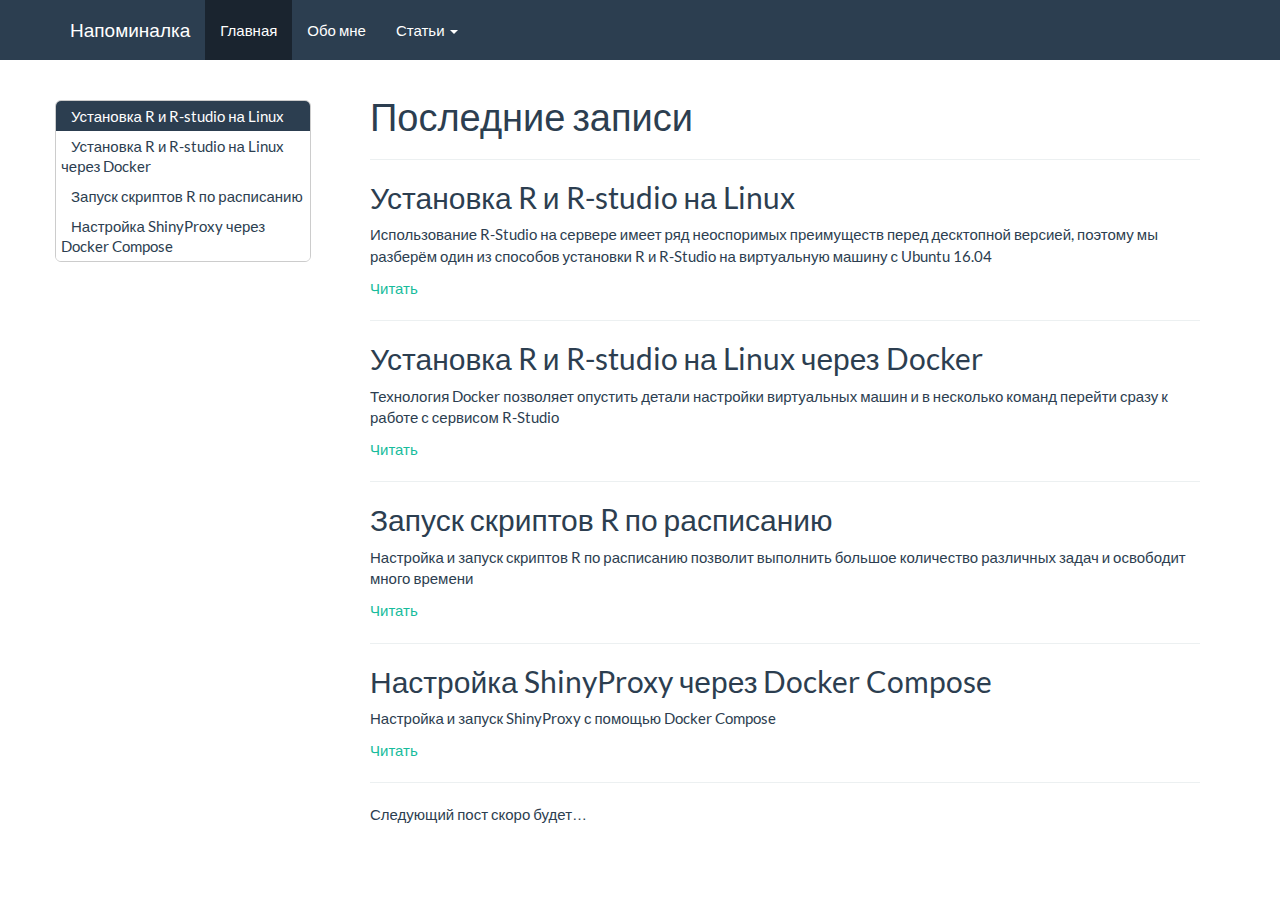
<file: index.html>
<!DOCTYPE html>

<html>

<head>

<meta charset="utf-8" />
<meta name="generator" content="pandoc" />
<meta http-equiv="X-UA-Compatible" content="IE=EDGE" />




<title>Последние записи</title>

<script src="site_libs/header-attrs-2.11/header-attrs.js"></script>
<script src="site_libs/jquery-3.6.0/jquery-3.6.0.min.js"></script>
<meta name="viewport" content="width=device-width, initial-scale=1" />
<link href="site_libs/bootstrap-3.3.5/css/flatly.min.css" rel="stylesheet" />
<script src="site_libs/bootstrap-3.3.5/js/bootstrap.min.js"></script>
<script src="site_libs/bootstrap-3.3.5/shim/html5shiv.min.js"></script>
<script src="site_libs/bootstrap-3.3.5/shim/respond.min.js"></script>
<style>h1 {font-size: 34px;}
       h1.title {font-size: 38px;}
       h2 {font-size: 30px;}
       h3 {font-size: 24px;}
       h4 {font-size: 18px;}
       h5 {font-size: 16px;}
       h6 {font-size: 12px;}
       code {color: inherit; background-color: rgba(0, 0, 0, 0.04);}
       pre:not([class]) { background-color: white }</style>
<script src="site_libs/jqueryui-1.11.4/jquery-ui.min.js"></script>
<link href="site_libs/tocify-1.9.1/jquery.tocify.css" rel="stylesheet" />
<script src="site_libs/tocify-1.9.1/jquery.tocify.js"></script>
<script src="site_libs/navigation-1.1/tabsets.js"></script>
<link href="site_libs/highlightjs-9.12.0/default.css" rel="stylesheet" />
<script src="site_libs/highlightjs-9.12.0/highlight.js"></script>
<!-- Google Tag Manager -->
<script>(function(w,d,s,l,i){w[l]=w[l]||[];w[l].push({'gtm.start':
new Date().getTime(),event:'gtm.js'});var f=d.getElementsByTagName(s)[0],
j=d.createElement(s),dl=l!='dataLayer'?'&l='+l:'';j.async=true;j.src=
'https://www.googletagmanager.com/gtm.js?id='+i+dl;f.parentNode.insertBefore(j,f);
})(window,document,'script','dataLayer','GTM-T8VV2PC');</script>
<!-- End Google Tag Manager -->

<style type="text/css">
  code{white-space: pre-wrap;}
  span.smallcaps{font-variant: small-caps;}
  span.underline{text-decoration: underline;}
  div.column{display: inline-block; vertical-align: top; width: 50%;}
  div.hanging-indent{margin-left: 1.5em; text-indent: -1.5em;}
  ul.task-list{list-style: none;}
    </style>

<style type="text/css">code{white-space: pre;}</style>
<script type="text/javascript">
if (window.hljs) {
  hljs.configure({languages: []});
  hljs.initHighlightingOnLoad();
  if (document.readyState && document.readyState === "complete") {
    window.setTimeout(function() { hljs.initHighlighting(); }, 0);
  }
}
</script>





<link rel="stylesheet" href="style.css" type="text/css" />



<style type = "text/css">
.main-container {
  max-width: 940px;
  margin-left: auto;
  margin-right: auto;
}
img {
  max-width:100%;
}
.tabbed-pane {
  padding-top: 12px;
}
.html-widget {
  margin-bottom: 20px;
}
button.code-folding-btn:focus {
  outline: none;
}
summary {
  display: list-item;
}
pre code {
  padding: 0;
}
</style>


<style type="text/css">
.dropdown-submenu {
  position: relative;
}
.dropdown-submenu>.dropdown-menu {
  top: 0;
  left: 100%;
  margin-top: -6px;
  margin-left: -1px;
  border-radius: 0 6px 6px 6px;
}
.dropdown-submenu:hover>.dropdown-menu {
  display: block;
}
.dropdown-submenu>a:after {
  display: block;
  content: " ";
  float: right;
  width: 0;
  height: 0;
  border-color: transparent;
  border-style: solid;
  border-width: 5px 0 5px 5px;
  border-left-color: #cccccc;
  margin-top: 5px;
  margin-right: -10px;
}
.dropdown-submenu:hover>a:after {
  border-left-color: #adb5bd;
}
.dropdown-submenu.pull-left {
  float: none;
}
.dropdown-submenu.pull-left>.dropdown-menu {
  left: -100%;
  margin-left: 10px;
  border-radius: 6px 0 6px 6px;
}
</style>

<script type="text/javascript">
// manage active state of menu based on current page
$(document).ready(function () {
  // active menu anchor
  href = window.location.pathname
  href = href.substr(href.lastIndexOf('/') + 1)
  if (href === "")
    href = "index.html";
  var menuAnchor = $('a[href="' + href + '"]');

  // mark it active
  menuAnchor.tab('show');

  // if it's got a parent navbar menu mark it active as well
  menuAnchor.closest('li.dropdown').addClass('active');

  // Navbar adjustments
  var navHeight = $(".navbar").first().height() + 15;
  var style = document.createElement('style');
  var pt = "padding-top: " + navHeight + "px; ";
  var mt = "margin-top: -" + navHeight + "px; ";
  var css = "";
  // offset scroll position for anchor links (for fixed navbar)
  for (var i = 1; i <= 6; i++) {
    css += ".section h" + i + "{ " + pt + mt + "}\n";
  }
  style.innerHTML = "body {" + pt + "padding-bottom: 40px; }\n" + css;
  document.head.appendChild(style);
});
</script>

<!-- tabsets -->

<style type="text/css">
.tabset-dropdown > .nav-tabs {
  display: inline-table;
  max-height: 500px;
  min-height: 44px;
  overflow-y: auto;
  border: 1px solid #ddd;
  border-radius: 4px;
}

.tabset-dropdown > .nav-tabs > li.active:before {
  content: "";
  font-family: 'Glyphicons Halflings';
  display: inline-block;
  padding: 10px;
  border-right: 1px solid #ddd;
}

.tabset-dropdown > .nav-tabs.nav-tabs-open > li.active:before {
  content: "&#xe258;";
  border: none;
}

.tabset-dropdown > .nav-tabs.nav-tabs-open:before {
  content: "";
  font-family: 'Glyphicons Halflings';
  display: inline-block;
  padding: 10px;
  border-right: 1px solid #ddd;
}

.tabset-dropdown > .nav-tabs > li.active {
  display: block;
}

.tabset-dropdown > .nav-tabs > li > a,
.tabset-dropdown > .nav-tabs > li > a:focus,
.tabset-dropdown > .nav-tabs > li > a:hover {
  border: none;
  display: inline-block;
  border-radius: 4px;
  background-color: transparent;
}

.tabset-dropdown > .nav-tabs.nav-tabs-open > li {
  display: block;
  float: none;
}

.tabset-dropdown > .nav-tabs > li {
  display: none;
}
</style>

<!-- code folding -->



<style type="text/css">

#TOC {
  margin: 25px 0px 20px 0px;
}
@media (max-width: 768px) {
#TOC {
  position: relative;
  width: 100%;
}
}

@media print {
.toc-content {
  /* see https://github.com/w3c/csswg-drafts/issues/4434 */
  float: right;
}
}

.toc-content {
  padding-left: 30px;
  padding-right: 40px;
}

div.main-container {
  max-width: 1200px;
}

div.tocify {
  width: 20%;
  max-width: 260px;
  max-height: 85%;
}

@media (min-width: 768px) and (max-width: 991px) {
  div.tocify {
    width: 25%;
  }
}

@media (max-width: 767px) {
  div.tocify {
    width: 100%;
    max-width: none;
  }
}

.tocify ul, .tocify li {
  line-height: 20px;
}

.tocify-subheader .tocify-item {
  font-size: 0.90em;
}

.tocify .list-group-item {
  border-radius: 0px;
}


</style>



</head>

<body>


<div class="container-fluid main-container">


<!-- setup 3col/9col grid for toc_float and main content  -->
<div class="row">
<div class="col-xs-12 col-sm-4 col-md-3">
<div id="TOC" class="tocify">
</div>
</div>

<div class="toc-content col-xs-12 col-sm-8 col-md-9">




<div class="navbar navbar-default  navbar-fixed-top" role="navigation">
  <div class="container">
    <div class="navbar-header">
      <button type="button" class="navbar-toggle collapsed" data-toggle="collapse" data-target="#navbar">
        <span class="icon-bar"></span>
        <span class="icon-bar"></span>
        <span class="icon-bar"></span>
      </button>
      <a class="navbar-brand" href="index.html">Напоминалка</a>
    </div>
    <div id="navbar" class="navbar-collapse collapse">
      <ul class="nav navbar-nav">
        <li>
  <a href="index.html">Главная</a>
</li>
<li>
  <a href="about.html">Обо мне</a>
</li>
<li class="dropdown">
  <a href="#" class="dropdown-toggle" data-toggle="dropdown" role="button" aria-expanded="false">
    Статьи
     
    <span class="caret"></span>
  </a>
  <ul class="dropdown-menu" role="menu">
    <li>
      <a href="r-linux.html">Установка R на Linux</a>
    </li>
    <li>
      <a href="r-docker.html">Установка R на Linux через Docker</a>
    </li>
    <li>
      <a href="r-cron.html">Запуск скриптов R по расписанию</a>
    </li>
    <li>
      <a href="r-shinyproxy.html">Настройка ShinyProxy через Docker Compose</a>
    </li>
  </ul>
</li>
      </ul>
      <ul class="nav navbar-nav navbar-right">
        
      </ul>
    </div><!--/.nav-collapse -->
  </div><!--/.container -->
</div><!--/.navbar -->

<div id="header">



<h1 class="title toc-ignore">Последние записи</h1>

</div>


<hr />
<div id="установка-r-и-r-studio-на-linux" class="section level2">
<h2>Установка R и R-studio на Linux</h2>
<p>Использование R-Studio на сервере имеет ряд неоспоримых преимуществ перед десктопной версией, поэтому мы разберём один из способов установки R и R-Studio на виртуальную машину с Ubuntu 16.04</p>
<p><a href="r-linux.html">Читать</a></p>
<hr />
</div>
<div id="установка-r-и-r-studio-на-linux-через-docker" class="section level2">
<h2>Установка R и R-studio на Linux через Docker</h2>
<p>Технология Docker позволяет опустить детали настройки виртуальных машин и в несколько команд перейти сразу к работе с сервисом R-Studio</p>
<p><a href="r-docker.html">Читать</a></p>
<hr />
</div>
<div id="запуск-скриптов-r-по-расписанию" class="section level2">
<h2>Запуск скриптов R по расписанию</h2>
<p>Настройка и запуск скриптов R по расписанию позволит выполнить большое количество различных задач и освободит много времени</p>
<p><a href="r-cron.html">Читать</a></p>
<hr />
</div>
<div id="настройка-shinyproxy-через-docker-compose" class="section level2">
<h2>Настройка ShinyProxy через Docker Compose</h2>
<p>Настройка и запуск ShinyProxy с помощью Docker Compose</p>
<p><a href="r-shinyproxy.html">Читать</a></p>
<hr />
<p>Следующий пост скоро будет…</p>
</div>

<!-- Google Tag Manager (noscript) -->
  <noscript><iframe src="https://www.googletagmanager.com/ns.html?id=GTM-T8VV2PC"
  height="0" width="0" style="display:none;visibility:hidden"></iframe></noscript>
    <!-- End Google Tag Manager (noscript) -->


</div>
</div>

</div>

<script>

// add bootstrap table styles to pandoc tables
function bootstrapStylePandocTables() {
  $('tr.odd').parent('tbody').parent('table').addClass('table table-condensed');
}
$(document).ready(function () {
  bootstrapStylePandocTables();
});


</script>

<!-- tabsets -->

<script>
$(document).ready(function () {
  window.buildTabsets("TOC");
});

$(document).ready(function () {
  $('.tabset-dropdown > .nav-tabs > li').click(function () {
    $(this).parent().toggleClass('nav-tabs-open');
  });
});
</script>

<!-- code folding -->

<script>
$(document).ready(function ()  {

    // temporarily add toc-ignore selector to headers for the consistency with Pandoc
    $('.unlisted.unnumbered').addClass('toc-ignore')

    // move toc-ignore selectors from section div to header
    $('div.section.toc-ignore')
        .removeClass('toc-ignore')
        .children('h1,h2,h3,h4,h5').addClass('toc-ignore');

    // establish options
    var options = {
      selectors: "h1,h2",
      theme: "bootstrap3",
      context: '.toc-content',
      hashGenerator: function (text) {
        return text.replace(/[.\\/?&!#<>]/g, '').replace(/\s/g, '_');
      },
      ignoreSelector: ".toc-ignore",
      scrollTo: 0
    };
    options.showAndHide = true;
    options.smoothScroll = true;

    // tocify
    var toc = $("#TOC").tocify(options).data("toc-tocify");
});
</script>

<!-- dynamically load mathjax for compatibility with self-contained -->
<script>
  (function () {
    var script = document.createElement("script");
    script.type = "text/javascript";
    script.src  = "https://mathjax.rstudio.com/latest/MathJax.js?config=TeX-AMS-MML_HTMLorMML";
    document.getElementsByTagName("head")[0].appendChild(script);
  })();
</script>

</body>
</html>
</file>
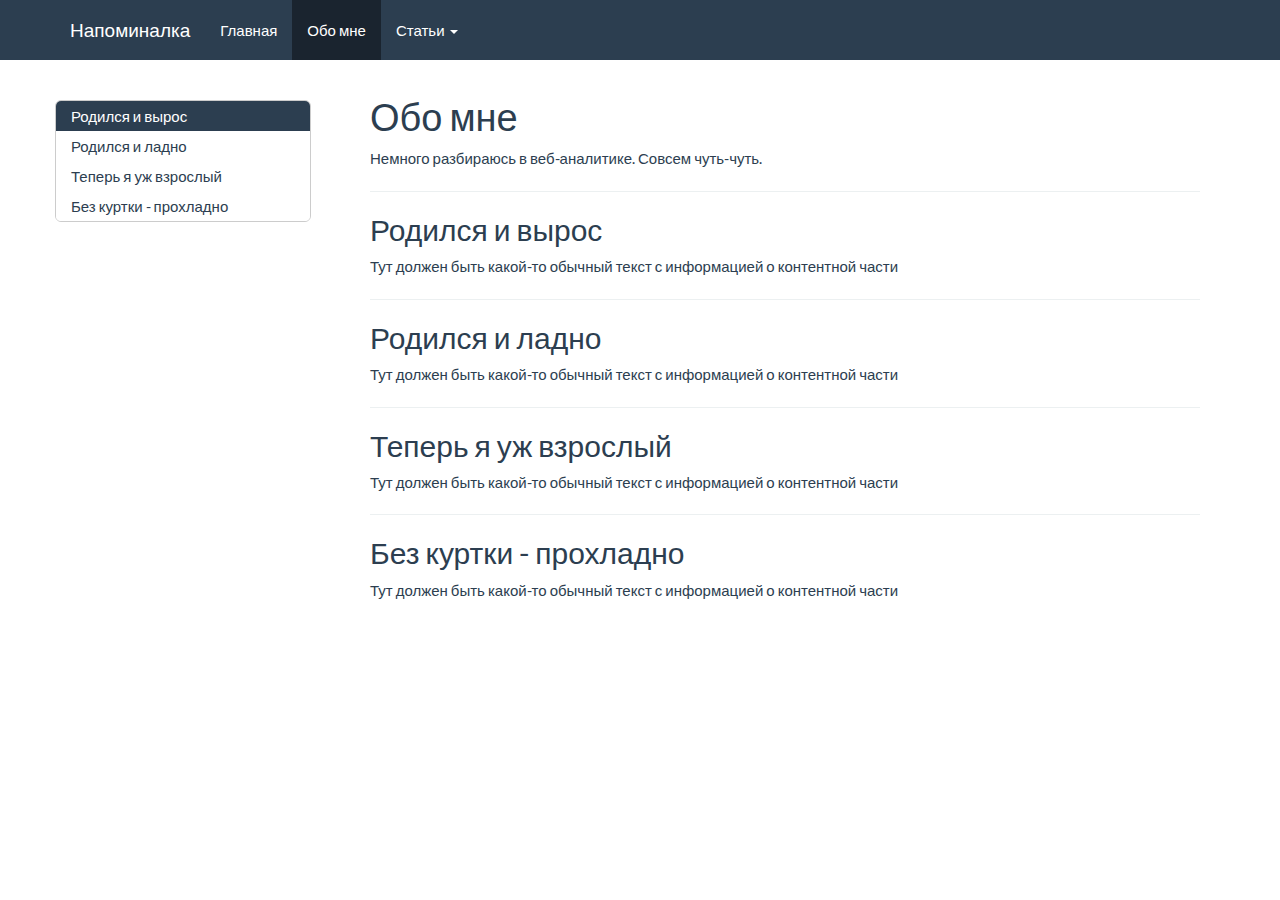
<file: about.html>
<!DOCTYPE html>

<html>

<head>

<meta charset="utf-8" />
<meta name="generator" content="pandoc" />
<meta http-equiv="X-UA-Compatible" content="IE=EDGE" />




<title>Обо мне</title>

<script src="site_libs/header-attrs-2.11/header-attrs.js"></script>
<script src="site_libs/jquery-3.6.0/jquery-3.6.0.min.js"></script>
<meta name="viewport" content="width=device-width, initial-scale=1" />
<link href="site_libs/bootstrap-3.3.5/css/flatly.min.css" rel="stylesheet" />
<script src="site_libs/bootstrap-3.3.5/js/bootstrap.min.js"></script>
<script src="site_libs/bootstrap-3.3.5/shim/html5shiv.min.js"></script>
<script src="site_libs/bootstrap-3.3.5/shim/respond.min.js"></script>
<style>h1 {font-size: 34px;}
       h1.title {font-size: 38px;}
       h2 {font-size: 30px;}
       h3 {font-size: 24px;}
       h4 {font-size: 18px;}
       h5 {font-size: 16px;}
       h6 {font-size: 12px;}
       code {color: inherit; background-color: rgba(0, 0, 0, 0.04);}
       pre:not([class]) { background-color: white }</style>
<script src="site_libs/jqueryui-1.11.4/jquery-ui.min.js"></script>
<link href="site_libs/tocify-1.9.1/jquery.tocify.css" rel="stylesheet" />
<script src="site_libs/tocify-1.9.1/jquery.tocify.js"></script>
<script src="site_libs/navigation-1.1/tabsets.js"></script>
<link href="site_libs/highlightjs-9.12.0/default.css" rel="stylesheet" />
<script src="site_libs/highlightjs-9.12.0/highlight.js"></script>
<!-- Google Tag Manager -->
<script>(function(w,d,s,l,i){w[l]=w[l]||[];w[l].push({'gtm.start':
new Date().getTime(),event:'gtm.js'});var f=d.getElementsByTagName(s)[0],
j=d.createElement(s),dl=l!='dataLayer'?'&l='+l:'';j.async=true;j.src=
'https://www.googletagmanager.com/gtm.js?id='+i+dl;f.parentNode.insertBefore(j,f);
})(window,document,'script','dataLayer','GTM-T8VV2PC');</script>
<!-- End Google Tag Manager -->

<style type="text/css">
  code{white-space: pre-wrap;}
  span.smallcaps{font-variant: small-caps;}
  span.underline{text-decoration: underline;}
  div.column{display: inline-block; vertical-align: top; width: 50%;}
  div.hanging-indent{margin-left: 1.5em; text-indent: -1.5em;}
  ul.task-list{list-style: none;}
    </style>

<style type="text/css">code{white-space: pre;}</style>
<script type="text/javascript">
if (window.hljs) {
  hljs.configure({languages: []});
  hljs.initHighlightingOnLoad();
  if (document.readyState && document.readyState === "complete") {
    window.setTimeout(function() { hljs.initHighlighting(); }, 0);
  }
}
</script>





<link rel="stylesheet" href="style.css" type="text/css" />



<style type = "text/css">
.main-container {
  max-width: 940px;
  margin-left: auto;
  margin-right: auto;
}
img {
  max-width:100%;
}
.tabbed-pane {
  padding-top: 12px;
}
.html-widget {
  margin-bottom: 20px;
}
button.code-folding-btn:focus {
  outline: none;
}
summary {
  display: list-item;
}
pre code {
  padding: 0;
}
</style>


<style type="text/css">
.dropdown-submenu {
  position: relative;
}
.dropdown-submenu>.dropdown-menu {
  top: 0;
  left: 100%;
  margin-top: -6px;
  margin-left: -1px;
  border-radius: 0 6px 6px 6px;
}
.dropdown-submenu:hover>.dropdown-menu {
  display: block;
}
.dropdown-submenu>a:after {
  display: block;
  content: " ";
  float: right;
  width: 0;
  height: 0;
  border-color: transparent;
  border-style: solid;
  border-width: 5px 0 5px 5px;
  border-left-color: #cccccc;
  margin-top: 5px;
  margin-right: -10px;
}
.dropdown-submenu:hover>a:after {
  border-left-color: #adb5bd;
}
.dropdown-submenu.pull-left {
  float: none;
}
.dropdown-submenu.pull-left>.dropdown-menu {
  left: -100%;
  margin-left: 10px;
  border-radius: 6px 0 6px 6px;
}
</style>

<script type="text/javascript">
// manage active state of menu based on current page
$(document).ready(function () {
  // active menu anchor
  href = window.location.pathname
  href = href.substr(href.lastIndexOf('/') + 1)
  if (href === "")
    href = "index.html";
  var menuAnchor = $('a[href="' + href + '"]');

  // mark it active
  menuAnchor.tab('show');

  // if it's got a parent navbar menu mark it active as well
  menuAnchor.closest('li.dropdown').addClass('active');

  // Navbar adjustments
  var navHeight = $(".navbar").first().height() + 15;
  var style = document.createElement('style');
  var pt = "padding-top: " + navHeight + "px; ";
  var mt = "margin-top: -" + navHeight + "px; ";
  var css = "";
  // offset scroll position for anchor links (for fixed navbar)
  for (var i = 1; i <= 6; i++) {
    css += ".section h" + i + "{ " + pt + mt + "}\n";
  }
  style.innerHTML = "body {" + pt + "padding-bottom: 40px; }\n" + css;
  document.head.appendChild(style);
});
</script>

<!-- tabsets -->

<style type="text/css">
.tabset-dropdown > .nav-tabs {
  display: inline-table;
  max-height: 500px;
  min-height: 44px;
  overflow-y: auto;
  border: 1px solid #ddd;
  border-radius: 4px;
}

.tabset-dropdown > .nav-tabs > li.active:before {
  content: "";
  font-family: 'Glyphicons Halflings';
  display: inline-block;
  padding: 10px;
  border-right: 1px solid #ddd;
}

.tabset-dropdown > .nav-tabs.nav-tabs-open > li.active:before {
  content: "&#xe258;";
  border: none;
}

.tabset-dropdown > .nav-tabs.nav-tabs-open:before {
  content: "";
  font-family: 'Glyphicons Halflings';
  display: inline-block;
  padding: 10px;
  border-right: 1px solid #ddd;
}

.tabset-dropdown > .nav-tabs > li.active {
  display: block;
}

.tabset-dropdown > .nav-tabs > li > a,
.tabset-dropdown > .nav-tabs > li > a:focus,
.tabset-dropdown > .nav-tabs > li > a:hover {
  border: none;
  display: inline-block;
  border-radius: 4px;
  background-color: transparent;
}

.tabset-dropdown > .nav-tabs.nav-tabs-open > li {
  display: block;
  float: none;
}

.tabset-dropdown > .nav-tabs > li {
  display: none;
}
</style>

<!-- code folding -->



<style type="text/css">

#TOC {
  margin: 25px 0px 20px 0px;
}
@media (max-width: 768px) {
#TOC {
  position: relative;
  width: 100%;
}
}

@media print {
.toc-content {
  /* see https://github.com/w3c/csswg-drafts/issues/4434 */
  float: right;
}
}

.toc-content {
  padding-left: 30px;
  padding-right: 40px;
}

div.main-container {
  max-width: 1200px;
}

div.tocify {
  width: 20%;
  max-width: 260px;
  max-height: 85%;
}

@media (min-width: 768px) and (max-width: 991px) {
  div.tocify {
    width: 25%;
  }
}

@media (max-width: 767px) {
  div.tocify {
    width: 100%;
    max-width: none;
  }
}

.tocify ul, .tocify li {
  line-height: 20px;
}

.tocify-subheader .tocify-item {
  font-size: 0.90em;
}

.tocify .list-group-item {
  border-radius: 0px;
}


</style>



</head>

<body>


<div class="container-fluid main-container">


<!-- setup 3col/9col grid for toc_float and main content  -->
<div class="row">
<div class="col-xs-12 col-sm-4 col-md-3">
<div id="TOC" class="tocify">
</div>
</div>

<div class="toc-content col-xs-12 col-sm-8 col-md-9">




<div class="navbar navbar-default  navbar-fixed-top" role="navigation">
  <div class="container">
    <div class="navbar-header">
      <button type="button" class="navbar-toggle collapsed" data-toggle="collapse" data-target="#navbar">
        <span class="icon-bar"></span>
        <span class="icon-bar"></span>
        <span class="icon-bar"></span>
      </button>
      <a class="navbar-brand" href="index.html">Напоминалка</a>
    </div>
    <div id="navbar" class="navbar-collapse collapse">
      <ul class="nav navbar-nav">
        <li>
  <a href="index.html">Главная</a>
</li>
<li>
  <a href="about.html">Обо мне</a>
</li>
<li class="dropdown">
  <a href="#" class="dropdown-toggle" data-toggle="dropdown" role="button" aria-expanded="false">
    Статьи
     
    <span class="caret"></span>
  </a>
  <ul class="dropdown-menu" role="menu">
    <li>
      <a href="r-linux.html">Установка R на Linux</a>
    </li>
    <li>
      <a href="r-docker.html">Установка R на Linux через Docker</a>
    </li>
    <li>
      <a href="r-cron.html">Запуск скриптов R по расписанию</a>
    </li>
    <li>
      <a href="r-shinyproxy.html">Настройка ShinyProxy через Docker Compose</a>
    </li>
  </ul>
</li>
      </ul>
      <ul class="nav navbar-nav navbar-right">
        
      </ul>
    </div><!--/.nav-collapse -->
  </div><!--/.container -->
</div><!--/.navbar -->

<div id="header">



<h1 class="title toc-ignore">Обо мне</h1>

</div>


<p>Немного разбираюсь в веб-аналитике. Совсем чуть-чуть.</p>
<hr />
<div id="родился-и-вырос" class="section level2">
<h2>Родился и вырос</h2>
<p>Тут должен быть какой-то обычный текст с информацией о контентной части</p>
<hr />
</div>
<div id="родился-и-ладно" class="section level2">
<h2>Родился и ладно</h2>
<p>Тут должен быть какой-то обычный текст с информацией о контентной части</p>
<hr />
</div>
<div id="теперь-я-уж-взрослый" class="section level2">
<h2>Теперь я уж взрослый</h2>
<p>Тут должен быть какой-то обычный текст с информацией о контентной части</p>
<hr />
</div>
<div id="без-куртки---прохладно" class="section level2">
<h2>Без куртки - прохладно</h2>
<p>Тут должен быть какой-то обычный текст с информацией о контентной части</p>
</div>

<!-- Google Tag Manager (noscript) -->
  <noscript><iframe src="https://www.googletagmanager.com/ns.html?id=GTM-T8VV2PC"
  height="0" width="0" style="display:none;visibility:hidden"></iframe></noscript>
    <!-- End Google Tag Manager (noscript) -->


</div>
</div>

</div>

<script>

// add bootstrap table styles to pandoc tables
function bootstrapStylePandocTables() {
  $('tr.odd').parent('tbody').parent('table').addClass('table table-condensed');
}
$(document).ready(function () {
  bootstrapStylePandocTables();
});


</script>

<!-- tabsets -->

<script>
$(document).ready(function () {
  window.buildTabsets("TOC");
});

$(document).ready(function () {
  $('.tabset-dropdown > .nav-tabs > li').click(function () {
    $(this).parent().toggleClass('nav-tabs-open');
  });
});
</script>

<!-- code folding -->

<script>
$(document).ready(function ()  {

    // temporarily add toc-ignore selector to headers for the consistency with Pandoc
    $('.unlisted.unnumbered').addClass('toc-ignore')

    // move toc-ignore selectors from section div to header
    $('div.section.toc-ignore')
        .removeClass('toc-ignore')
        .children('h1,h2,h3,h4,h5').addClass('toc-ignore');

    // establish options
    var options = {
      selectors: "h1,h2",
      theme: "bootstrap3",
      context: '.toc-content',
      hashGenerator: function (text) {
        return text.replace(/[.\\/?&!#<>]/g, '').replace(/\s/g, '_');
      },
      ignoreSelector: ".toc-ignore",
      scrollTo: 0
    };
    options.showAndHide = true;
    options.smoothScroll = true;

    // tocify
    var toc = $("#TOC").tocify(options).data("toc-tocify");
});
</script>

<!-- dynamically load mathjax for compatibility with self-contained -->
<script>
  (function () {
    var script = document.createElement("script");
    script.type = "text/javascript";
    script.src  = "https://mathjax.rstudio.com/latest/MathJax.js?config=TeX-AMS-MML_HTMLorMML";
    document.getElementsByTagName("head")[0].appendChild(script);
  })();
</script>

</body>
</html>
</file>
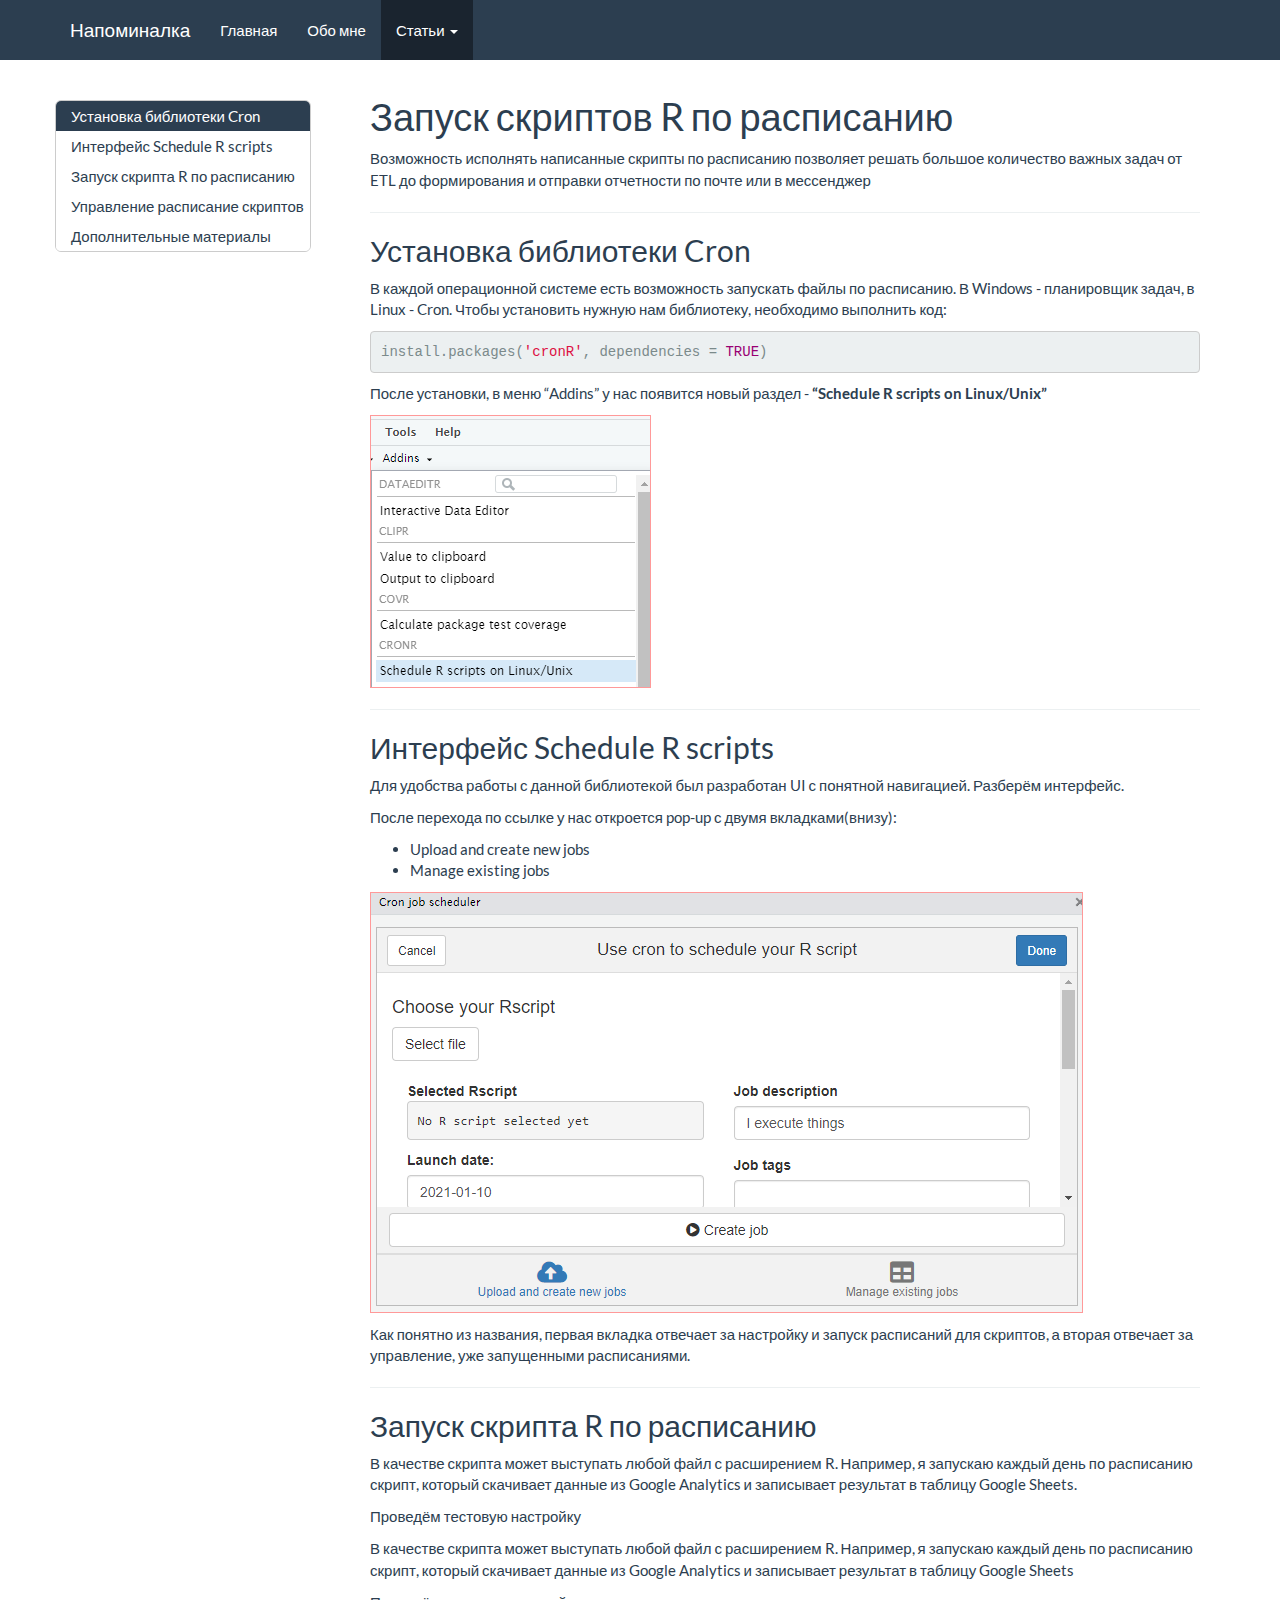
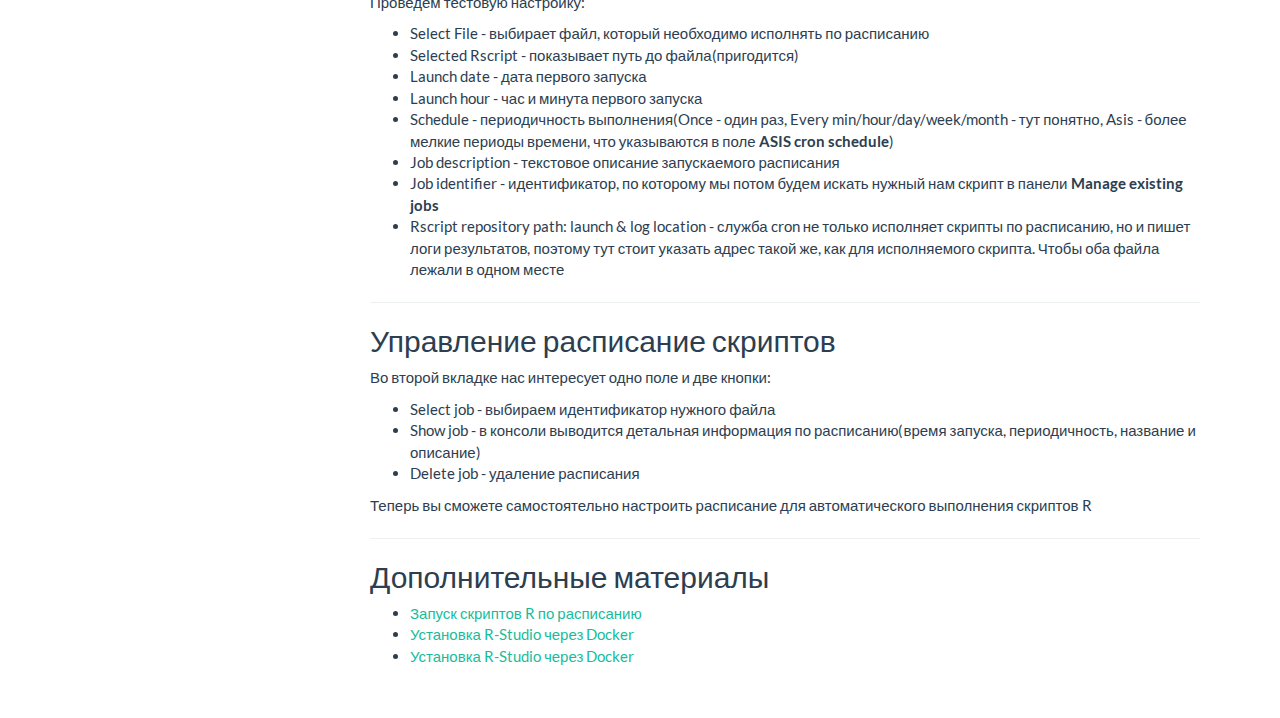
<file: r-cron.html>
<!DOCTYPE html>

<html>

<head>

<meta charset="utf-8" />
<meta name="generator" content="pandoc" />
<meta http-equiv="X-UA-Compatible" content="IE=EDGE" />




<title>Запуск скриптов R по расписанию</title>

<script src="site_libs/header-attrs-2.11/header-attrs.js"></script>
<script src="site_libs/jquery-3.6.0/jquery-3.6.0.min.js"></script>
<meta name="viewport" content="width=device-width, initial-scale=1" />
<link href="site_libs/bootstrap-3.3.5/css/flatly.min.css" rel="stylesheet" />
<script src="site_libs/bootstrap-3.3.5/js/bootstrap.min.js"></script>
<script src="site_libs/bootstrap-3.3.5/shim/html5shiv.min.js"></script>
<script src="site_libs/bootstrap-3.3.5/shim/respond.min.js"></script>
<style>h1 {font-size: 34px;}
       h1.title {font-size: 38px;}
       h2 {font-size: 30px;}
       h3 {font-size: 24px;}
       h4 {font-size: 18px;}
       h5 {font-size: 16px;}
       h6 {font-size: 12px;}
       code {color: inherit; background-color: rgba(0, 0, 0, 0.04);}
       pre:not([class]) { background-color: white }</style>
<script src="site_libs/jqueryui-1.11.4/jquery-ui.min.js"></script>
<link href="site_libs/tocify-1.9.1/jquery.tocify.css" rel="stylesheet" />
<script src="site_libs/tocify-1.9.1/jquery.tocify.js"></script>
<script src="site_libs/navigation-1.1/tabsets.js"></script>
<link href="site_libs/highlightjs-9.12.0/default.css" rel="stylesheet" />
<script src="site_libs/highlightjs-9.12.0/highlight.js"></script>
<!-- Google Tag Manager -->
<script>(function(w,d,s,l,i){w[l]=w[l]||[];w[l].push({'gtm.start':
new Date().getTime(),event:'gtm.js'});var f=d.getElementsByTagName(s)[0],
j=d.createElement(s),dl=l!='dataLayer'?'&l='+l:'';j.async=true;j.src=
'https://www.googletagmanager.com/gtm.js?id='+i+dl;f.parentNode.insertBefore(j,f);
})(window,document,'script','dataLayer','GTM-T8VV2PC');</script>
<!-- End Google Tag Manager -->

<style type="text/css">
  code{white-space: pre-wrap;}
  span.smallcaps{font-variant: small-caps;}
  span.underline{text-decoration: underline;}
  div.column{display: inline-block; vertical-align: top; width: 50%;}
  div.hanging-indent{margin-left: 1.5em; text-indent: -1.5em;}
  ul.task-list{list-style: none;}
    </style>

<style type="text/css">code{white-space: pre;}</style>
<script type="text/javascript">
if (window.hljs) {
  hljs.configure({languages: []});
  hljs.initHighlightingOnLoad();
  if (document.readyState && document.readyState === "complete") {
    window.setTimeout(function() { hljs.initHighlighting(); }, 0);
  }
}
</script>





<link rel="stylesheet" href="style.css" type="text/css" />



<style type = "text/css">
.main-container {
  max-width: 940px;
  margin-left: auto;
  margin-right: auto;
}
img {
  max-width:100%;
}
.tabbed-pane {
  padding-top: 12px;
}
.html-widget {
  margin-bottom: 20px;
}
button.code-folding-btn:focus {
  outline: none;
}
summary {
  display: list-item;
}
pre code {
  padding: 0;
}
</style>


<style type="text/css">
.dropdown-submenu {
  position: relative;
}
.dropdown-submenu>.dropdown-menu {
  top: 0;
  left: 100%;
  margin-top: -6px;
  margin-left: -1px;
  border-radius: 0 6px 6px 6px;
}
.dropdown-submenu:hover>.dropdown-menu {
  display: block;
}
.dropdown-submenu>a:after {
  display: block;
  content: " ";
  float: right;
  width: 0;
  height: 0;
  border-color: transparent;
  border-style: solid;
  border-width: 5px 0 5px 5px;
  border-left-color: #cccccc;
  margin-top: 5px;
  margin-right: -10px;
}
.dropdown-submenu:hover>a:after {
  border-left-color: #adb5bd;
}
.dropdown-submenu.pull-left {
  float: none;
}
.dropdown-submenu.pull-left>.dropdown-menu {
  left: -100%;
  margin-left: 10px;
  border-radius: 6px 0 6px 6px;
}
</style>

<script type="text/javascript">
// manage active state of menu based on current page
$(document).ready(function () {
  // active menu anchor
  href = window.location.pathname
  href = href.substr(href.lastIndexOf('/') + 1)
  if (href === "")
    href = "index.html";
  var menuAnchor = $('a[href="' + href + '"]');

  // mark it active
  menuAnchor.tab('show');

  // if it's got a parent navbar menu mark it active as well
  menuAnchor.closest('li.dropdown').addClass('active');

  // Navbar adjustments
  var navHeight = $(".navbar").first().height() + 15;
  var style = document.createElement('style');
  var pt = "padding-top: " + navHeight + "px; ";
  var mt = "margin-top: -" + navHeight + "px; ";
  var css = "";
  // offset scroll position for anchor links (for fixed navbar)
  for (var i = 1; i <= 6; i++) {
    css += ".section h" + i + "{ " + pt + mt + "}\n";
  }
  style.innerHTML = "body {" + pt + "padding-bottom: 40px; }\n" + css;
  document.head.appendChild(style);
});
</script>

<!-- tabsets -->

<style type="text/css">
.tabset-dropdown > .nav-tabs {
  display: inline-table;
  max-height: 500px;
  min-height: 44px;
  overflow-y: auto;
  border: 1px solid #ddd;
  border-radius: 4px;
}

.tabset-dropdown > .nav-tabs > li.active:before {
  content: "";
  font-family: 'Glyphicons Halflings';
  display: inline-block;
  padding: 10px;
  border-right: 1px solid #ddd;
}

.tabset-dropdown > .nav-tabs.nav-tabs-open > li.active:before {
  content: "&#xe258;";
  border: none;
}

.tabset-dropdown > .nav-tabs.nav-tabs-open:before {
  content: "";
  font-family: 'Glyphicons Halflings';
  display: inline-block;
  padding: 10px;
  border-right: 1px solid #ddd;
}

.tabset-dropdown > .nav-tabs > li.active {
  display: block;
}

.tabset-dropdown > .nav-tabs > li > a,
.tabset-dropdown > .nav-tabs > li > a:focus,
.tabset-dropdown > .nav-tabs > li > a:hover {
  border: none;
  display: inline-block;
  border-radius: 4px;
  background-color: transparent;
}

.tabset-dropdown > .nav-tabs.nav-tabs-open > li {
  display: block;
  float: none;
}

.tabset-dropdown > .nav-tabs > li {
  display: none;
}
</style>

<!-- code folding -->



<style type="text/css">

#TOC {
  margin: 25px 0px 20px 0px;
}
@media (max-width: 768px) {
#TOC {
  position: relative;
  width: 100%;
}
}

@media print {
.toc-content {
  /* see https://github.com/w3c/csswg-drafts/issues/4434 */
  float: right;
}
}

.toc-content {
  padding-left: 30px;
  padding-right: 40px;
}

div.main-container {
  max-width: 1200px;
}

div.tocify {
  width: 20%;
  max-width: 260px;
  max-height: 85%;
}

@media (min-width: 768px) and (max-width: 991px) {
  div.tocify {
    width: 25%;
  }
}

@media (max-width: 767px) {
  div.tocify {
    width: 100%;
    max-width: none;
  }
}

.tocify ul, .tocify li {
  line-height: 20px;
}

.tocify-subheader .tocify-item {
  font-size: 0.90em;
}

.tocify .list-group-item {
  border-radius: 0px;
}


</style>



</head>

<body>


<div class="container-fluid main-container">


<!-- setup 3col/9col grid for toc_float and main content  -->
<div class="row">
<div class="col-xs-12 col-sm-4 col-md-3">
<div id="TOC" class="tocify">
</div>
</div>

<div class="toc-content col-xs-12 col-sm-8 col-md-9">




<div class="navbar navbar-default  navbar-fixed-top" role="navigation">
  <div class="container">
    <div class="navbar-header">
      <button type="button" class="navbar-toggle collapsed" data-toggle="collapse" data-target="#navbar">
        <span class="icon-bar"></span>
        <span class="icon-bar"></span>
        <span class="icon-bar"></span>
      </button>
      <a class="navbar-brand" href="index.html">Напоминалка</a>
    </div>
    <div id="navbar" class="navbar-collapse collapse">
      <ul class="nav navbar-nav">
        <li>
  <a href="index.html">Главная</a>
</li>
<li>
  <a href="about.html">Обо мне</a>
</li>
<li class="dropdown">
  <a href="#" class="dropdown-toggle" data-toggle="dropdown" role="button" aria-expanded="false">
    Статьи
     
    <span class="caret"></span>
  </a>
  <ul class="dropdown-menu" role="menu">
    <li>
      <a href="r-linux.html">Установка R на Linux</a>
    </li>
    <li>
      <a href="r-docker.html">Установка R на Linux через Docker</a>
    </li>
    <li>
      <a href="r-cron.html">Запуск скриптов R по расписанию</a>
    </li>
    <li>
      <a href="r-shinyproxy.html">Настройка ShinyProxy через Docker Compose</a>
    </li>
  </ul>
</li>
      </ul>
      <ul class="nav navbar-nav navbar-right">
        
      </ul>
    </div><!--/.nav-collapse -->
  </div><!--/.container -->
</div><!--/.navbar -->

<div id="header">



<h1 class="title toc-ignore">Запуск скриптов R по расписанию</h1>

</div>


<p>Возможность исполнять написанные скрипты по расписанию позволяет решать большое количество важных задач от ETL до формирования и отправки отчетности по почте или в мессенджер</p>
<hr />
<div id="установка-библиотеки-cron" class="section level2">
<h2>Установка библиотеки Cron</h2>
<p>В каждой операционной системе есть возможность запускать файлы по расписанию. В Windows - планировщик задач, в Linux - Cron. Чтобы установить нужную нам библиотеку, необходимо выполнить код:</p>
<pre class="r"><code>install.packages(&#39;cronR&#39;, dependencies = TRUE)</code></pre>
<p>После установки, в меню “Addins” у нас появится новый раздел - <strong>“Schedule R scripts on Linux/Unix”</strong></p>
<p><img src="images/addins-cron.png" /></p>
<hr />
</div>
<div id="интерфейс-schedule-r-scripts" class="section level2">
<h2>Интерфейс Schedule R scripts</h2>
<p>Для удобства работы с данной библиотекой был разработан UI с понятной навигацией. Разберём интерфейс.</p>
<p>После перехода по ссылке у нас откроется pop-up с двумя вкладками(внизу):</p>
<ul>
<li>Upload and create new jobs</li>
<li>Manage existing jobs</li>
</ul>
<p><img src="images/scheduler-ui.png" /></p>
<p>Как понятно из названия, первая вкладка отвечает за настройку и запуск расписаний для скриптов, а вторая отвечает за управление, уже запущенными расписаниями.</p>
<hr />
</div>
<div id="запуск-скрипта-r-по-расписанию" class="section level2">
<h2>Запуск скрипта R по расписанию</h2>
<p>В качестве скрипта может выступать любой файл с расширением R. Например, я запускаю каждый день по расписанию скрипт, который скачивает данные из Google Analytics и записывает результат в таблицу Google Sheets.</p>
<p>Проведём тестовую настройку</p>
<p>В качестве скрипта может выступать любой файл с расширением R. Например, я запускаю каждый день по расписанию скрипт, который скачивает данные из Google Analytics и записывает результат в таблицу Google Sheets</p>
<p>Проведём тестовую настройку:</p>
<ul>
<li>Select File - выбирает файл, который необходимо исполнять по расписанию</li>
<li>Selected Rscript - показывает путь до файла(пригодится)</li>
<li>Launch date - дата первого запуска</li>
<li>Launch hour - час и минута первого запуска</li>
<li>Schedule - периодичность выполнения(Once - один раз, Every min/hour/day/week/month - тут понятно, Asis - более мелкие периоды времени, что указываются в поле <strong>ASIS cron schedule</strong>)</li>
<li>Job description - текстовое описание запускаемого расписания</li>
<li>Job identifier - идентификатор, по которому мы потом будем искать нужный нам скрипт в панели <strong>Manage existing jobs</strong></li>
<li>Rscript repository path: launch &amp; log location - служба cron не только исполняет скрипты по расписанию, но и пишет логи результатов, поэтому тут стоит указать адрес такой же, как для исполняемого скрипта. Чтобы оба файла лежали в одном месте</li>
</ul>
<hr />
</div>
<div id="управление-расписание-скриптов" class="section level2">
<h2>Управление расписание скриптов</h2>
<p>Во второй вкладке нас интересует одно поле и две кнопки:</p>
<ul>
<li>Select job - выбираем идентификатор нужного файла</li>
<li>Show job - в консоли выводится детальная информация по расписанию(время запуска, периодичность, название и описание)</li>
<li>Delete job - удаление расписания</li>
</ul>
<p>Теперь вы сможете самостоятельно настроить расписание для автоматического выполнения скриптов R</p>
<hr />
</div>
<div id="дополнительные-материалы" class="section level2">
<h2>Дополнительные материалы</h2>
<ul>
<li><a href="http://baikulov.pro/r-cron.html">Запуск скриптов R по расписанию</a></li>
<li><a href="http://baikulov.pro/r-linux.html">Установка R-Studio через Docker</a></li>
<li><a href="http://baikulov.pro/r-docker.html">Установка R-Studio через Docker</a></li>
</ul>
</div>

<!-- Google Tag Manager (noscript) -->
  <noscript><iframe src="https://www.googletagmanager.com/ns.html?id=GTM-T8VV2PC"
  height="0" width="0" style="display:none;visibility:hidden"></iframe></noscript>
    <!-- End Google Tag Manager (noscript) -->


</div>
</div>

</div>

<script>

// add bootstrap table styles to pandoc tables
function bootstrapStylePandocTables() {
  $('tr.odd').parent('tbody').parent('table').addClass('table table-condensed');
}
$(document).ready(function () {
  bootstrapStylePandocTables();
});


</script>

<!-- tabsets -->

<script>
$(document).ready(function () {
  window.buildTabsets("TOC");
});

$(document).ready(function () {
  $('.tabset-dropdown > .nav-tabs > li').click(function () {
    $(this).parent().toggleClass('nav-tabs-open');
  });
});
</script>

<!-- code folding -->

<script>
$(document).ready(function ()  {

    // temporarily add toc-ignore selector to headers for the consistency with Pandoc
    $('.unlisted.unnumbered').addClass('toc-ignore')

    // move toc-ignore selectors from section div to header
    $('div.section.toc-ignore')
        .removeClass('toc-ignore')
        .children('h1,h2,h3,h4,h5').addClass('toc-ignore');

    // establish options
    var options = {
      selectors: "h1,h2",
      theme: "bootstrap3",
      context: '.toc-content',
      hashGenerator: function (text) {
        return text.replace(/[.\\/?&!#<>]/g, '').replace(/\s/g, '_');
      },
      ignoreSelector: ".toc-ignore",
      scrollTo: 0
    };
    options.showAndHide = true;
    options.smoothScroll = true;

    // tocify
    var toc = $("#TOC").tocify(options).data("toc-tocify");
});
</script>

<!-- dynamically load mathjax for compatibility with self-contained -->
<script>
  (function () {
    var script = document.createElement("script");
    script.type = "text/javascript";
    script.src  = "https://mathjax.rstudio.com/latest/MathJax.js?config=TeX-AMS-MML_HTMLorMML";
    document.getElementsByTagName("head")[0].appendChild(script);
  })();
</script>

</body>
</html>
</file>
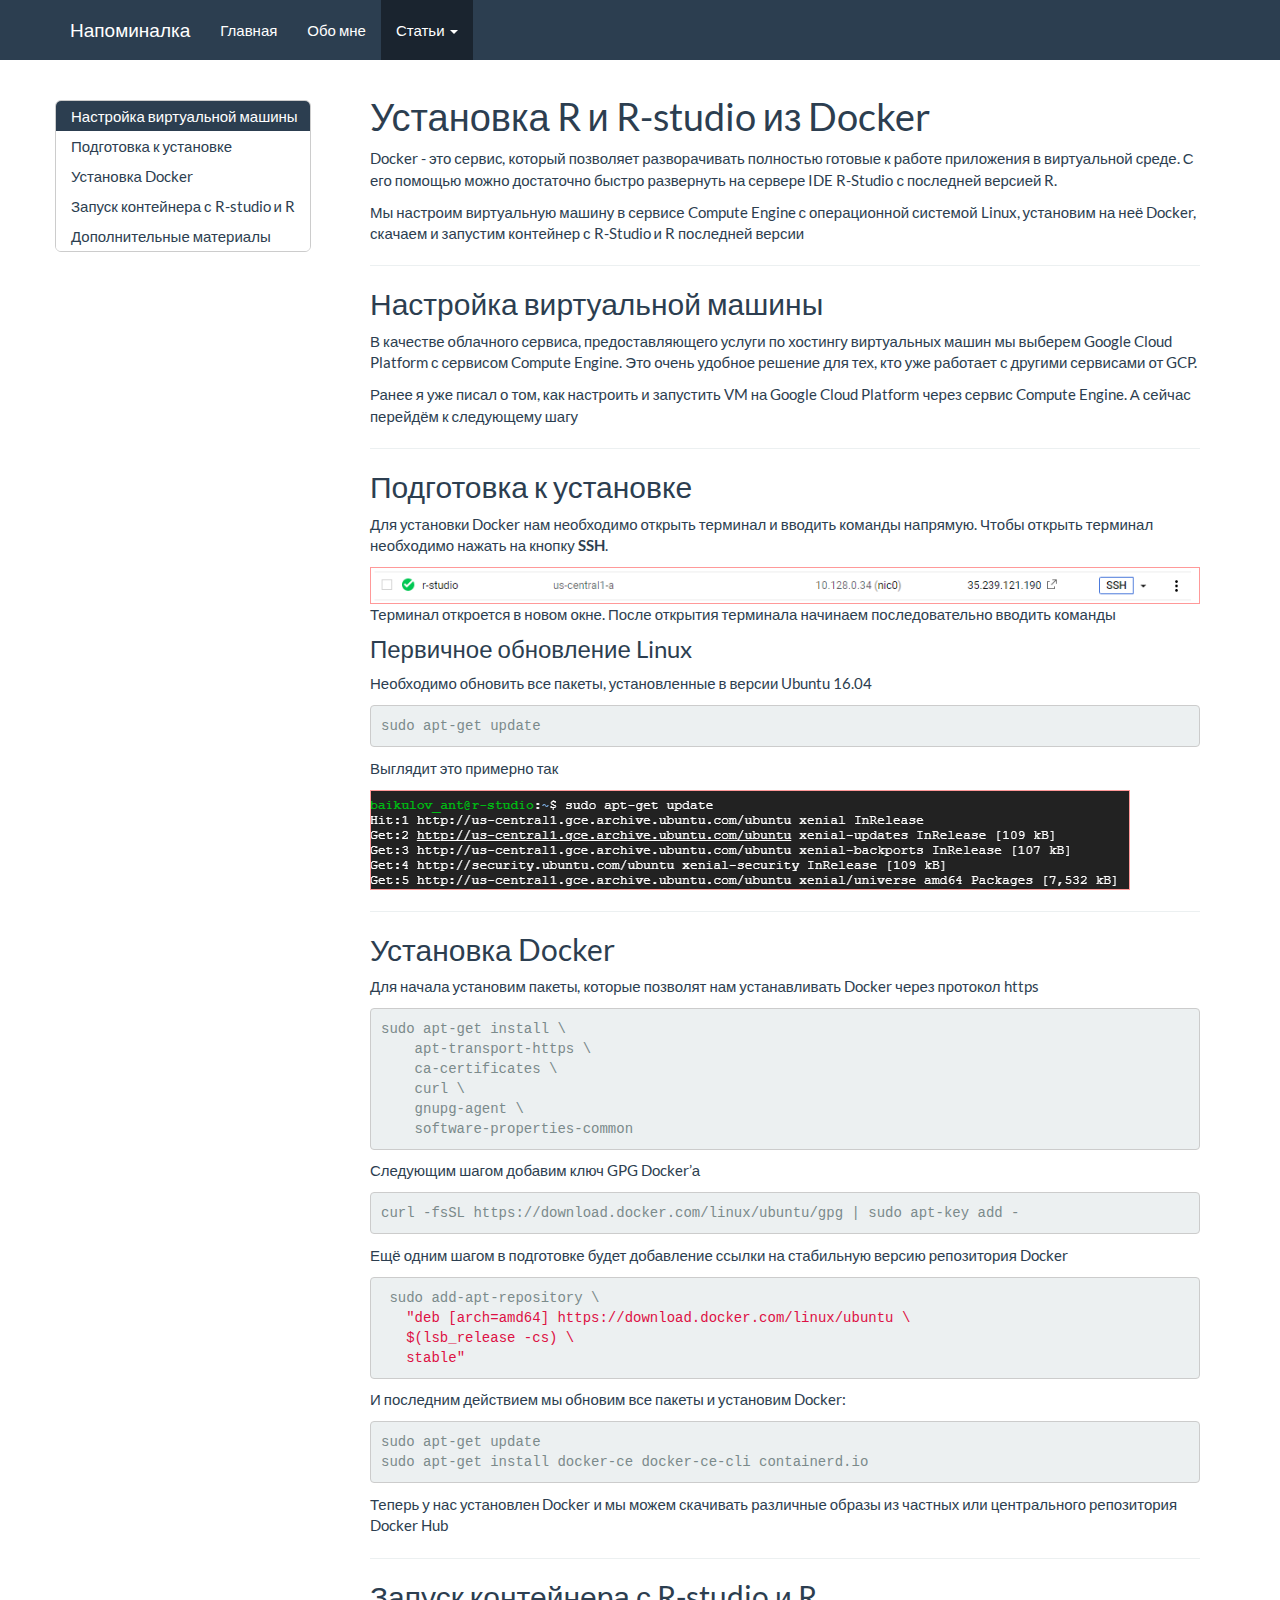
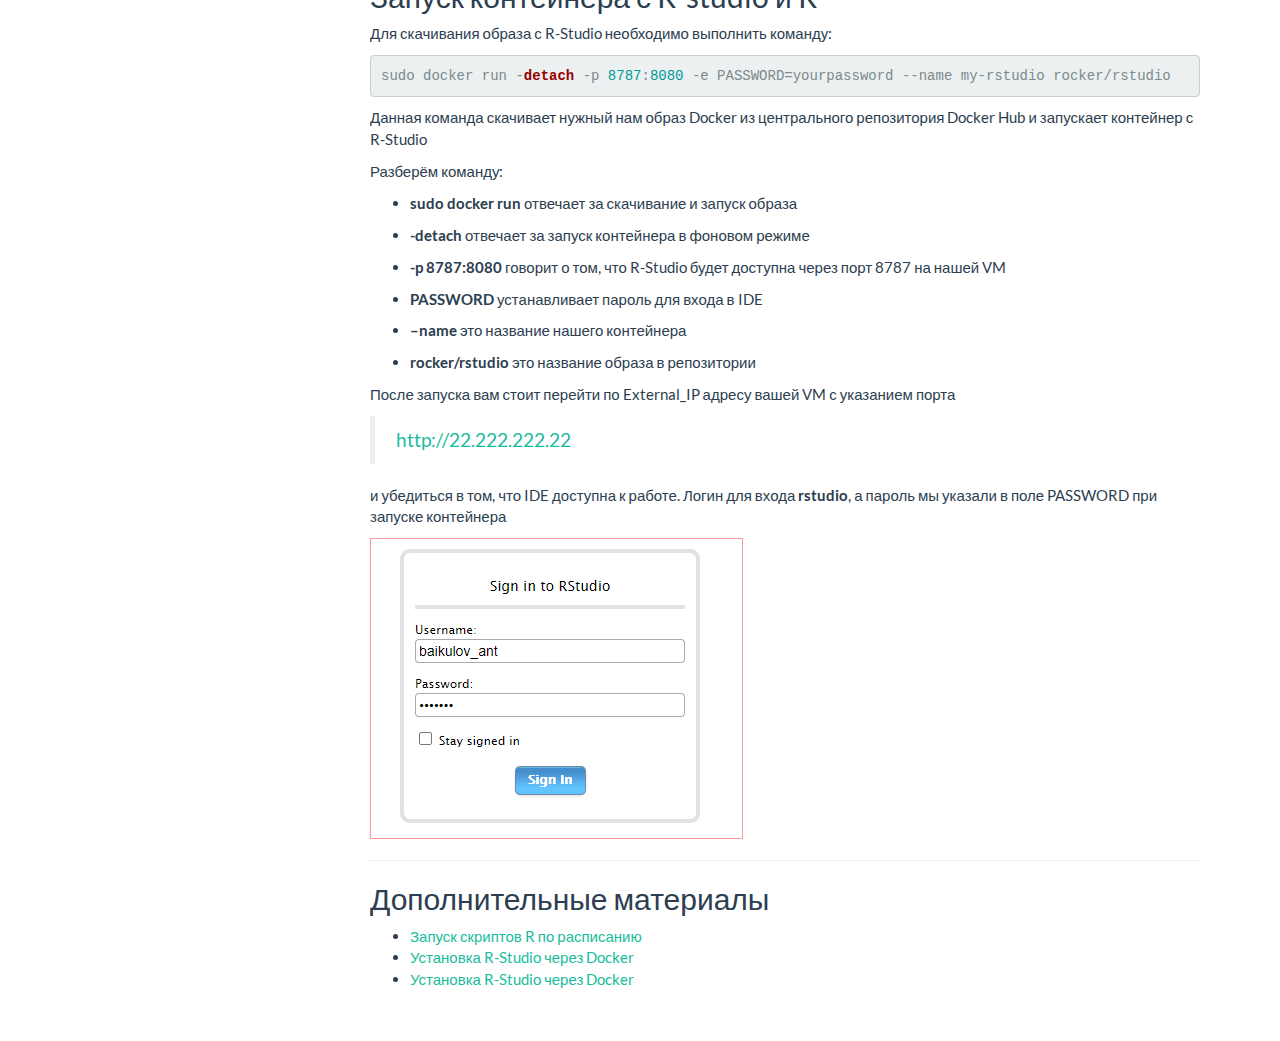
<file: r-docker.html>
<!DOCTYPE html>

<html>

<head>

<meta charset="utf-8" />
<meta name="generator" content="pandoc" />
<meta http-equiv="X-UA-Compatible" content="IE=EDGE" />




<title>Установка R и R-studio из Docker</title>

<script src="site_libs/header-attrs-2.11/header-attrs.js"></script>
<script src="site_libs/jquery-3.6.0/jquery-3.6.0.min.js"></script>
<meta name="viewport" content="width=device-width, initial-scale=1" />
<link href="site_libs/bootstrap-3.3.5/css/flatly.min.css" rel="stylesheet" />
<script src="site_libs/bootstrap-3.3.5/js/bootstrap.min.js"></script>
<script src="site_libs/bootstrap-3.3.5/shim/html5shiv.min.js"></script>
<script src="site_libs/bootstrap-3.3.5/shim/respond.min.js"></script>
<style>h1 {font-size: 34px;}
       h1.title {font-size: 38px;}
       h2 {font-size: 30px;}
       h3 {font-size: 24px;}
       h4 {font-size: 18px;}
       h5 {font-size: 16px;}
       h6 {font-size: 12px;}
       code {color: inherit; background-color: rgba(0, 0, 0, 0.04);}
       pre:not([class]) { background-color: white }</style>
<script src="site_libs/jqueryui-1.11.4/jquery-ui.min.js"></script>
<link href="site_libs/tocify-1.9.1/jquery.tocify.css" rel="stylesheet" />
<script src="site_libs/tocify-1.9.1/jquery.tocify.js"></script>
<script src="site_libs/navigation-1.1/tabsets.js"></script>
<link href="site_libs/highlightjs-9.12.0/default.css" rel="stylesheet" />
<script src="site_libs/highlightjs-9.12.0/highlight.js"></script>
<!-- Google Tag Manager -->
<script>(function(w,d,s,l,i){w[l]=w[l]||[];w[l].push({'gtm.start':
new Date().getTime(),event:'gtm.js'});var f=d.getElementsByTagName(s)[0],
j=d.createElement(s),dl=l!='dataLayer'?'&l='+l:'';j.async=true;j.src=
'https://www.googletagmanager.com/gtm.js?id='+i+dl;f.parentNode.insertBefore(j,f);
})(window,document,'script','dataLayer','GTM-T8VV2PC');</script>
<!-- End Google Tag Manager -->

<style type="text/css">
  code{white-space: pre-wrap;}
  span.smallcaps{font-variant: small-caps;}
  span.underline{text-decoration: underline;}
  div.column{display: inline-block; vertical-align: top; width: 50%;}
  div.hanging-indent{margin-left: 1.5em; text-indent: -1.5em;}
  ul.task-list{list-style: none;}
    </style>

<style type="text/css">code{white-space: pre;}</style>
<script type="text/javascript">
if (window.hljs) {
  hljs.configure({languages: []});
  hljs.initHighlightingOnLoad();
  if (document.readyState && document.readyState === "complete") {
    window.setTimeout(function() { hljs.initHighlighting(); }, 0);
  }
}
</script>





<link rel="stylesheet" href="style.css" type="text/css" />



<style type = "text/css">
.main-container {
  max-width: 940px;
  margin-left: auto;
  margin-right: auto;
}
img {
  max-width:100%;
}
.tabbed-pane {
  padding-top: 12px;
}
.html-widget {
  margin-bottom: 20px;
}
button.code-folding-btn:focus {
  outline: none;
}
summary {
  display: list-item;
}
pre code {
  padding: 0;
}
</style>


<style type="text/css">
.dropdown-submenu {
  position: relative;
}
.dropdown-submenu>.dropdown-menu {
  top: 0;
  left: 100%;
  margin-top: -6px;
  margin-left: -1px;
  border-radius: 0 6px 6px 6px;
}
.dropdown-submenu:hover>.dropdown-menu {
  display: block;
}
.dropdown-submenu>a:after {
  display: block;
  content: " ";
  float: right;
  width: 0;
  height: 0;
  border-color: transparent;
  border-style: solid;
  border-width: 5px 0 5px 5px;
  border-left-color: #cccccc;
  margin-top: 5px;
  margin-right: -10px;
}
.dropdown-submenu:hover>a:after {
  border-left-color: #adb5bd;
}
.dropdown-submenu.pull-left {
  float: none;
}
.dropdown-submenu.pull-left>.dropdown-menu {
  left: -100%;
  margin-left: 10px;
  border-radius: 6px 0 6px 6px;
}
</style>

<script type="text/javascript">
// manage active state of menu based on current page
$(document).ready(function () {
  // active menu anchor
  href = window.location.pathname
  href = href.substr(href.lastIndexOf('/') + 1)
  if (href === "")
    href = "index.html";
  var menuAnchor = $('a[href="' + href + '"]');

  // mark it active
  menuAnchor.tab('show');

  // if it's got a parent navbar menu mark it active as well
  menuAnchor.closest('li.dropdown').addClass('active');

  // Navbar adjustments
  var navHeight = $(".navbar").first().height() + 15;
  var style = document.createElement('style');
  var pt = "padding-top: " + navHeight + "px; ";
  var mt = "margin-top: -" + navHeight + "px; ";
  var css = "";
  // offset scroll position for anchor links (for fixed navbar)
  for (var i = 1; i <= 6; i++) {
    css += ".section h" + i + "{ " + pt + mt + "}\n";
  }
  style.innerHTML = "body {" + pt + "padding-bottom: 40px; }\n" + css;
  document.head.appendChild(style);
});
</script>

<!-- tabsets -->

<style type="text/css">
.tabset-dropdown > .nav-tabs {
  display: inline-table;
  max-height: 500px;
  min-height: 44px;
  overflow-y: auto;
  border: 1px solid #ddd;
  border-radius: 4px;
}

.tabset-dropdown > .nav-tabs > li.active:before {
  content: "";
  font-family: 'Glyphicons Halflings';
  display: inline-block;
  padding: 10px;
  border-right: 1px solid #ddd;
}

.tabset-dropdown > .nav-tabs.nav-tabs-open > li.active:before {
  content: "&#xe258;";
  border: none;
}

.tabset-dropdown > .nav-tabs.nav-tabs-open:before {
  content: "";
  font-family: 'Glyphicons Halflings';
  display: inline-block;
  padding: 10px;
  border-right: 1px solid #ddd;
}

.tabset-dropdown > .nav-tabs > li.active {
  display: block;
}

.tabset-dropdown > .nav-tabs > li > a,
.tabset-dropdown > .nav-tabs > li > a:focus,
.tabset-dropdown > .nav-tabs > li > a:hover {
  border: none;
  display: inline-block;
  border-radius: 4px;
  background-color: transparent;
}

.tabset-dropdown > .nav-tabs.nav-tabs-open > li {
  display: block;
  float: none;
}

.tabset-dropdown > .nav-tabs > li {
  display: none;
}
</style>

<!-- code folding -->



<style type="text/css">

#TOC {
  margin: 25px 0px 20px 0px;
}
@media (max-width: 768px) {
#TOC {
  position: relative;
  width: 100%;
}
}

@media print {
.toc-content {
  /* see https://github.com/w3c/csswg-drafts/issues/4434 */
  float: right;
}
}

.toc-content {
  padding-left: 30px;
  padding-right: 40px;
}

div.main-container {
  max-width: 1200px;
}

div.tocify {
  width: 20%;
  max-width: 260px;
  max-height: 85%;
}

@media (min-width: 768px) and (max-width: 991px) {
  div.tocify {
    width: 25%;
  }
}

@media (max-width: 767px) {
  div.tocify {
    width: 100%;
    max-width: none;
  }
}

.tocify ul, .tocify li {
  line-height: 20px;
}

.tocify-subheader .tocify-item {
  font-size: 0.90em;
}

.tocify .list-group-item {
  border-radius: 0px;
}


</style>



</head>

<body>


<div class="container-fluid main-container">


<!-- setup 3col/9col grid for toc_float and main content  -->
<div class="row">
<div class="col-xs-12 col-sm-4 col-md-3">
<div id="TOC" class="tocify">
</div>
</div>

<div class="toc-content col-xs-12 col-sm-8 col-md-9">




<div class="navbar navbar-default  navbar-fixed-top" role="navigation">
  <div class="container">
    <div class="navbar-header">
      <button type="button" class="navbar-toggle collapsed" data-toggle="collapse" data-target="#navbar">
        <span class="icon-bar"></span>
        <span class="icon-bar"></span>
        <span class="icon-bar"></span>
      </button>
      <a class="navbar-brand" href="index.html">Напоминалка</a>
    </div>
    <div id="navbar" class="navbar-collapse collapse">
      <ul class="nav navbar-nav">
        <li>
  <a href="index.html">Главная</a>
</li>
<li>
  <a href="about.html">Обо мне</a>
</li>
<li class="dropdown">
  <a href="#" class="dropdown-toggle" data-toggle="dropdown" role="button" aria-expanded="false">
    Статьи
     
    <span class="caret"></span>
  </a>
  <ul class="dropdown-menu" role="menu">
    <li>
      <a href="r-linux.html">Установка R на Linux</a>
    </li>
    <li>
      <a href="r-docker.html">Установка R на Linux через Docker</a>
    </li>
    <li>
      <a href="r-cron.html">Запуск скриптов R по расписанию</a>
    </li>
    <li>
      <a href="r-shinyproxy.html">Настройка ShinyProxy через Docker Compose</a>
    </li>
  </ul>
</li>
      </ul>
      <ul class="nav navbar-nav navbar-right">
        
      </ul>
    </div><!--/.nav-collapse -->
  </div><!--/.container -->
</div><!--/.navbar -->

<div id="header">



<h1 class="title toc-ignore">Установка R и R-studio из Docker</h1>

</div>


<p>Docker - это сервис, который позволяет разворачивать полностью готовые к работе приложения в виртуальной среде. С его помощью можно достаточно быстро развернуть на сервере IDE R-Studio с последней версией R.</p>
<p>Мы настроим виртуальную машину в сервисе Compute Engine с операционной системой Linux, установим на неё Docker, скачаем и запустим контейнер с R-Studio и R последней версии</p>
<hr />
<div id="настройка-виртуальной-машины" class="section level2">
<h2>Настройка виртуальной машины</h2>
<p>В качестве облачного сервиса, предоставляющего услуги по хостингу виртуальных машин мы выберем Google Cloud Platform с сервисом Compute Engine. Это очень удобное решение для тех, кто уже работает с другими сервисами от GCP.</p>
<p>Ранее я уже писал о том, как настроить и запустить VM на Google Cloud Platform через сервис Compute Engine. А сейчас перейдём к следующему шагу</p>
<hr />
</div>
<div id="подготовка-к-установке" class="section level2">
<h2>Подготовка к установке</h2>
<p>Для установки Docker нам необходимо открыть терминал и вводить команды напрямую. Чтобы открыть терминал необходимо нажать на кнопку <strong>SSH</strong>.</p>
<p><img src="images/gcp-ssh.png" /> Терминал откроется в новом окне. После открытия терминала начинаем последовательно вводить команды</p>
<div id="первичное-обновление-linux" class="section level3">
<h3>Первичное обновление Linux</h3>
<p>Необходимо обновить все пакеты, установленные в версии Ubuntu 16.04</p>
<pre class="r"><code>sudo apt-get update</code></pre>
<p>Выглядит это примерно так</p>
<p><img src="images/apt-update.png" /></p>
<hr />
</div>
</div>
<div id="установка-docker" class="section level2">
<h2>Установка Docker</h2>
<p>Для начала установим пакеты, которые позволят нам устанавливать Docker через протокол https</p>
<pre class="r"><code>sudo apt-get install \
    apt-transport-https \
    ca-certificates \
    curl \
    gnupg-agent \
    software-properties-common</code></pre>
<p>Следующим шагом добавим ключ GPG Docker’а</p>
<pre class="r"><code>curl -fsSL https://download.docker.com/linux/ubuntu/gpg | sudo apt-key add -</code></pre>
<p>Ещё одним шагом в подготовке будет добавление ссылки на стабильную версию репозитория Docker</p>
<pre class="r"><code> sudo add-apt-repository \
   &quot;deb [arch=amd64] https://download.docker.com/linux/ubuntu \
   $(lsb_release -cs) \
   stable&quot;</code></pre>
<p>И последним действием мы обновим все пакеты и установим Docker:</p>
<pre class="r"><code>sudo apt-get update
sudo apt-get install docker-ce docker-ce-cli containerd.io</code></pre>
<p>Теперь у нас установлен Docker и мы можем скачивать различные образы из частных или центрального репозитория Docker Hub</p>
<hr />
</div>
<div id="запуск-контейнера-с-r-studio-и-r" class="section level2">
<h2>Запуск контейнера с R-studio и R</h2>
<p>Для скачивания образа с R-Studio необходимо выполнить команду:</p>
<pre class="r"><code>sudo docker run -detach -p 8787:8080 -e PASSWORD=yourpassword --name my-rstudio rocker/rstudio</code></pre>
<p>Данная команда скачивает нужный нам образ Docker из центрального репозитория Docker Hub и запускает контейнер с R-Studio</p>
<p>Разберём команду:</p>
<ul>
<li><p><strong>sudo docker run</strong> отвечает за скачивание и запуск образа</p></li>
<li><p><strong>-detach</strong> отвечает за запуск контейнера в фоновом режиме</p></li>
<li><p><strong>-p 8787:8080</strong> говорит о том, что R-Studio будет доступна через порт 8787 на нашей VM</p></li>
<li><p><strong>PASSWORD</strong> устанавливает пароль для входа в IDE</p></li>
<li><p><strong>–name</strong> это название нашего контейнера</p></li>
<li><p><strong>rocker/rstudio</strong> это название образа в репозитории</p></li>
</ul>
<p>После запуска вам стоит перейти по External_IP адресу вашей VM с указанием порта</p>
<blockquote>
<p><a href="http://22.222.222.22" class="uri">http://22.222.222.22</a></p>
</blockquote>
<p>и убедиться в том, что IDE доступна к работе. Логин для входа <strong>rstudio</strong>, а пароль мы указали в поле PASSWORD при запуске контейнера</p>
<p><img src="images/r-enter.png" /></p>
<hr />
</div>
<div id="дополнительные-материалы" class="section level2">
<h2>Дополнительные материалы</h2>
<ul>
<li><a href="http://baikulov.pro/r-cron.html">Запуск скриптов R по расписанию</a></li>
<li><a href="http://baikulov.pro/r-linux.html">Установка R-Studio через Docker</a></li>
<li><a href="http://baikulov.pro/r-docker.html">Установка R-Studio через Docker</a></li>
</ul>
</div>

<!-- Google Tag Manager (noscript) -->
  <noscript><iframe src="https://www.googletagmanager.com/ns.html?id=GTM-T8VV2PC"
  height="0" width="0" style="display:none;visibility:hidden"></iframe></noscript>
    <!-- End Google Tag Manager (noscript) -->


</div>
</div>

</div>

<script>

// add bootstrap table styles to pandoc tables
function bootstrapStylePandocTables() {
  $('tr.odd').parent('tbody').parent('table').addClass('table table-condensed');
}
$(document).ready(function () {
  bootstrapStylePandocTables();
});


</script>

<!-- tabsets -->

<script>
$(document).ready(function () {
  window.buildTabsets("TOC");
});

$(document).ready(function () {
  $('.tabset-dropdown > .nav-tabs > li').click(function () {
    $(this).parent().toggleClass('nav-tabs-open');
  });
});
</script>

<!-- code folding -->

<script>
$(document).ready(function ()  {

    // temporarily add toc-ignore selector to headers for the consistency with Pandoc
    $('.unlisted.unnumbered').addClass('toc-ignore')

    // move toc-ignore selectors from section div to header
    $('div.section.toc-ignore')
        .removeClass('toc-ignore')
        .children('h1,h2,h3,h4,h5').addClass('toc-ignore');

    // establish options
    var options = {
      selectors: "h1,h2",
      theme: "bootstrap3",
      context: '.toc-content',
      hashGenerator: function (text) {
        return text.replace(/[.\\/?&!#<>]/g, '').replace(/\s/g, '_');
      },
      ignoreSelector: ".toc-ignore",
      scrollTo: 0
    };
    options.showAndHide = true;
    options.smoothScroll = true;

    // tocify
    var toc = $("#TOC").tocify(options).data("toc-tocify");
});
</script>

<!-- dynamically load mathjax for compatibility with self-contained -->
<script>
  (function () {
    var script = document.createElement("script");
    script.type = "text/javascript";
    script.src  = "https://mathjax.rstudio.com/latest/MathJax.js?config=TeX-AMS-MML_HTMLorMML";
    document.getElementsByTagName("head")[0].appendChild(script);
  })();
</script>

</body>
</html>
</file>
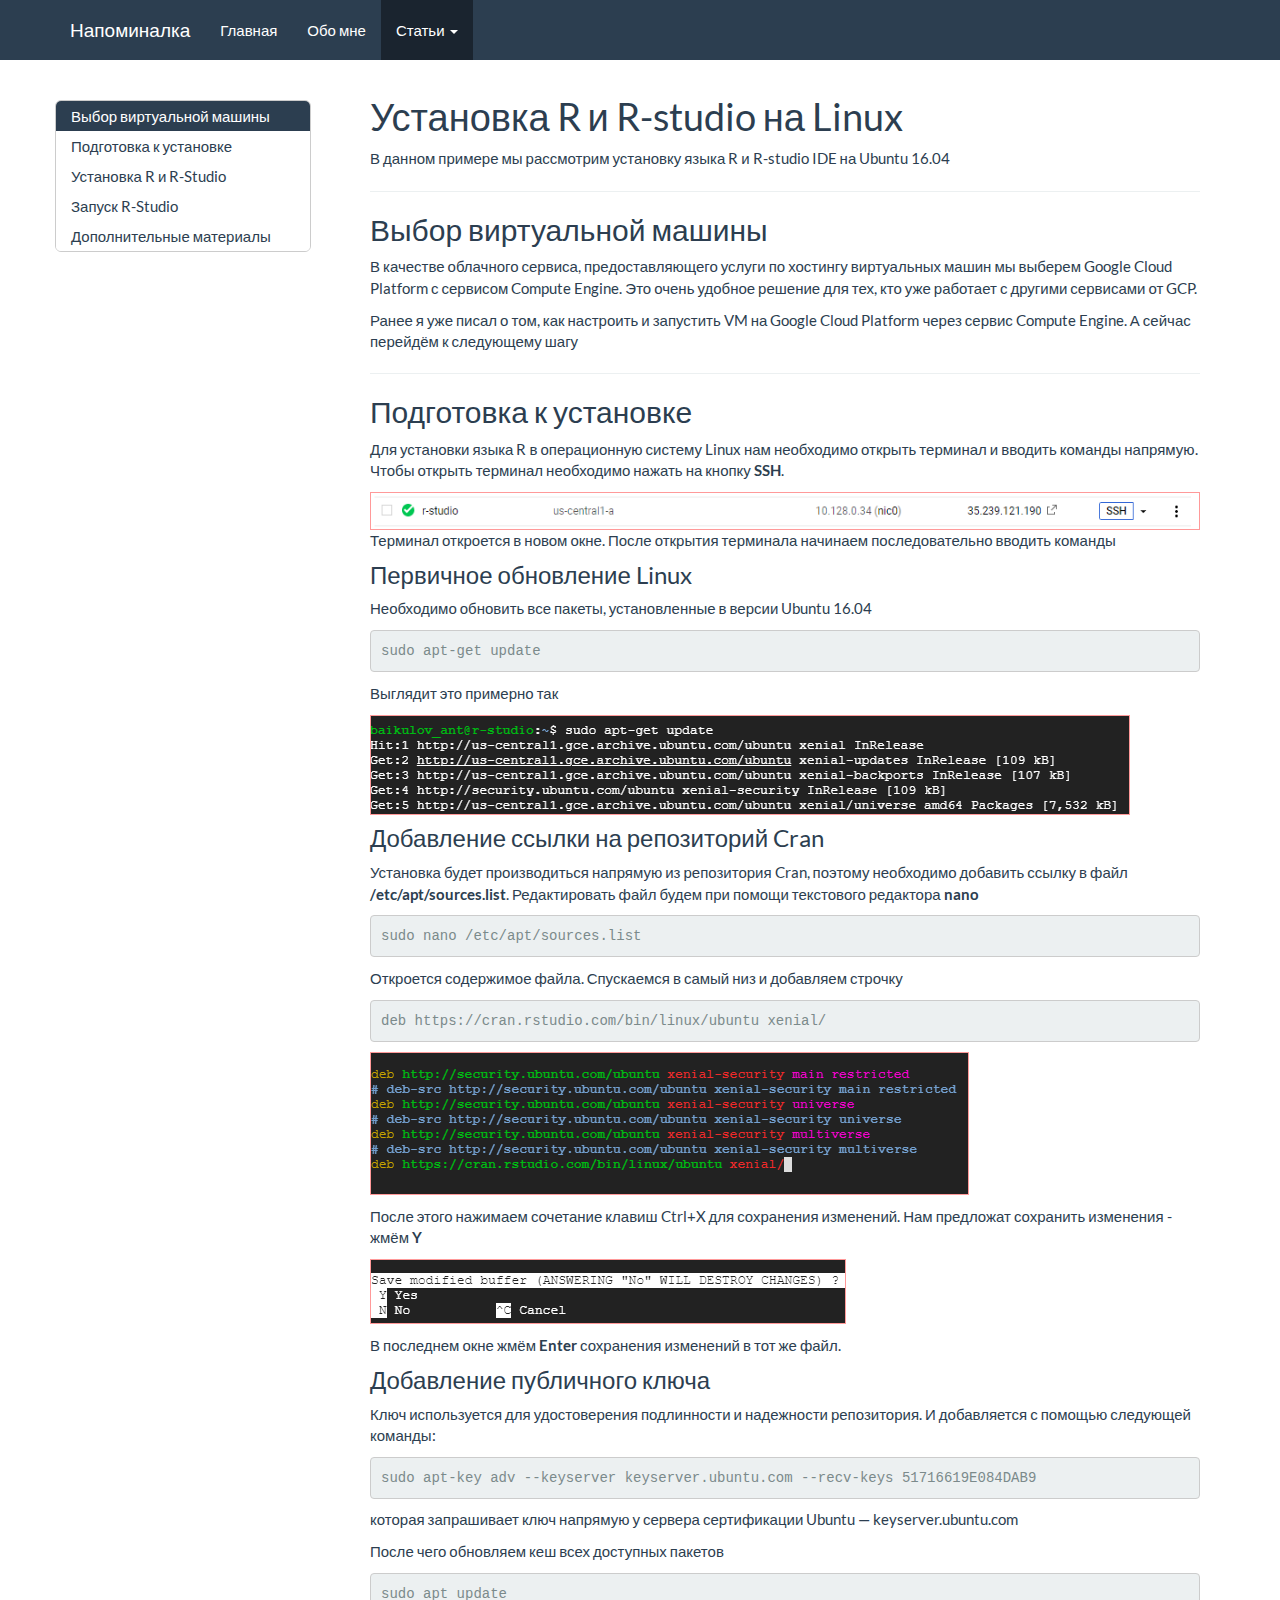
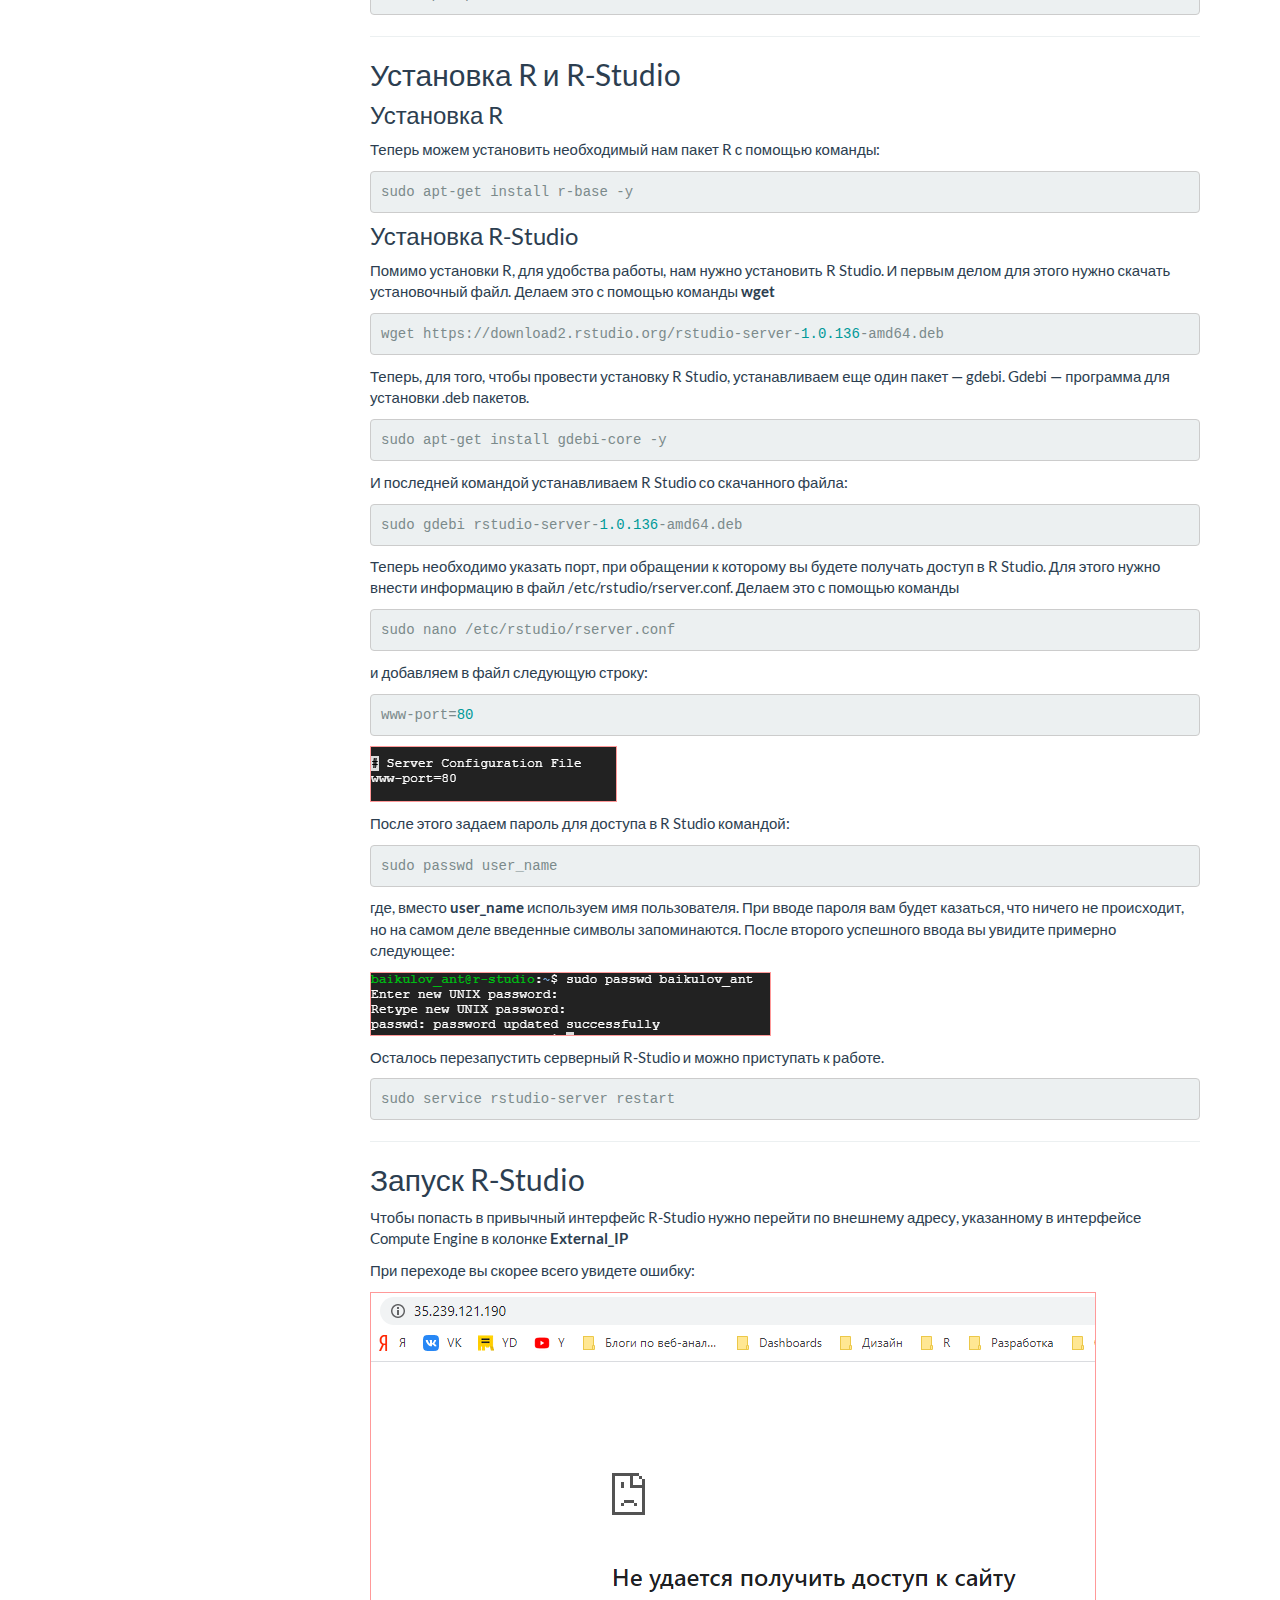
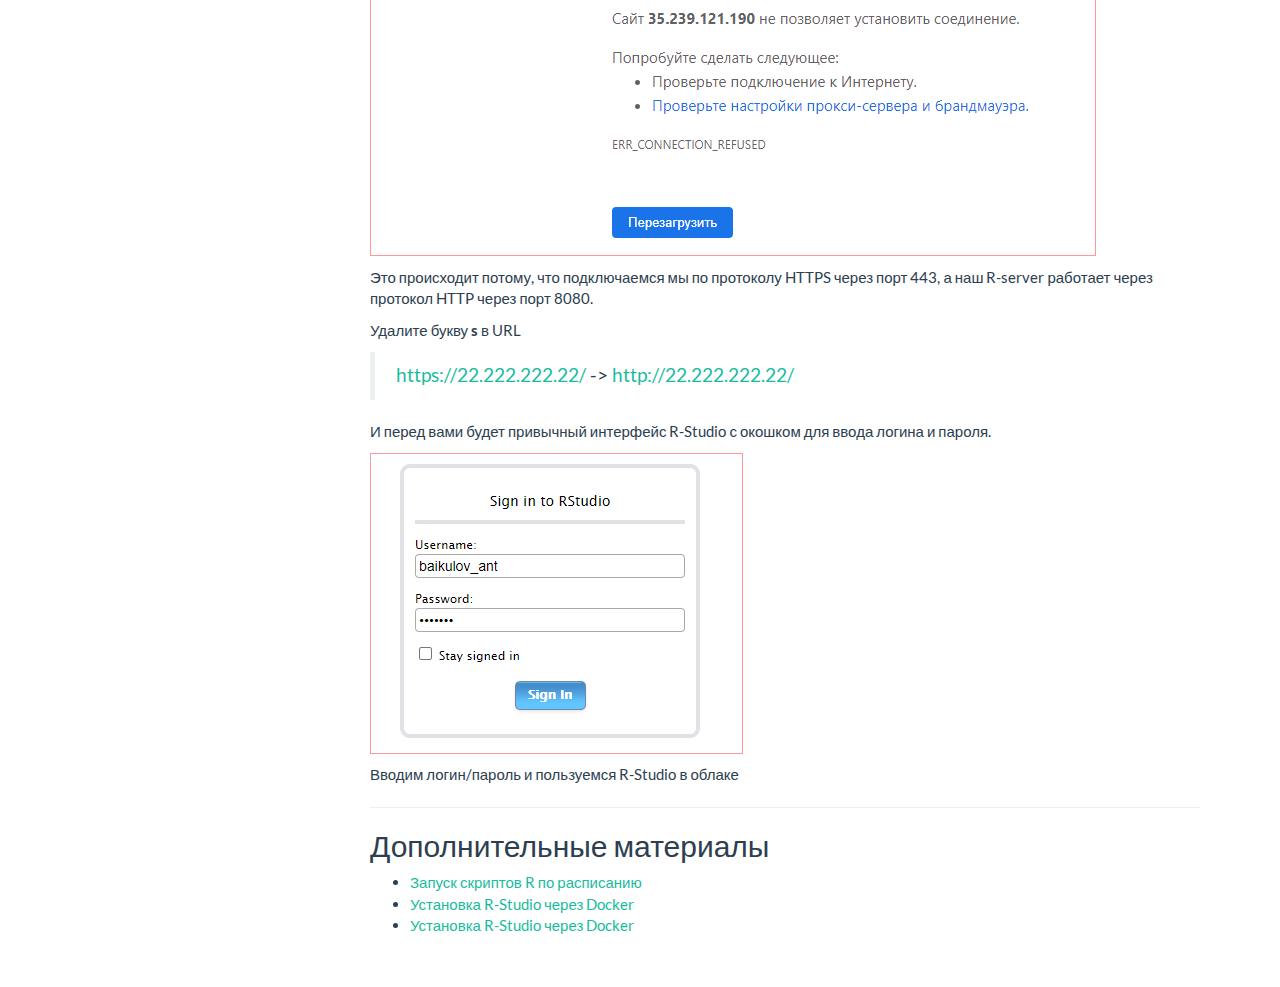
<file: r-linux.html>
<!DOCTYPE html>

<html>

<head>

<meta charset="utf-8" />
<meta name="generator" content="pandoc" />
<meta http-equiv="X-UA-Compatible" content="IE=EDGE" />




<title>Установка R и R-studio на Linux</title>

<script src="site_libs/header-attrs-2.11/header-attrs.js"></script>
<script src="site_libs/jquery-3.6.0/jquery-3.6.0.min.js"></script>
<meta name="viewport" content="width=device-width, initial-scale=1" />
<link href="site_libs/bootstrap-3.3.5/css/flatly.min.css" rel="stylesheet" />
<script src="site_libs/bootstrap-3.3.5/js/bootstrap.min.js"></script>
<script src="site_libs/bootstrap-3.3.5/shim/html5shiv.min.js"></script>
<script src="site_libs/bootstrap-3.3.5/shim/respond.min.js"></script>
<style>h1 {font-size: 34px;}
       h1.title {font-size: 38px;}
       h2 {font-size: 30px;}
       h3 {font-size: 24px;}
       h4 {font-size: 18px;}
       h5 {font-size: 16px;}
       h6 {font-size: 12px;}
       code {color: inherit; background-color: rgba(0, 0, 0, 0.04);}
       pre:not([class]) { background-color: white }</style>
<script src="site_libs/jqueryui-1.11.4/jquery-ui.min.js"></script>
<link href="site_libs/tocify-1.9.1/jquery.tocify.css" rel="stylesheet" />
<script src="site_libs/tocify-1.9.1/jquery.tocify.js"></script>
<script src="site_libs/navigation-1.1/tabsets.js"></script>
<link href="site_libs/highlightjs-9.12.0/default.css" rel="stylesheet" />
<script src="site_libs/highlightjs-9.12.0/highlight.js"></script>
<!-- Google Tag Manager -->
<script>(function(w,d,s,l,i){w[l]=w[l]||[];w[l].push({'gtm.start':
new Date().getTime(),event:'gtm.js'});var f=d.getElementsByTagName(s)[0],
j=d.createElement(s),dl=l!='dataLayer'?'&l='+l:'';j.async=true;j.src=
'https://www.googletagmanager.com/gtm.js?id='+i+dl;f.parentNode.insertBefore(j,f);
})(window,document,'script','dataLayer','GTM-T8VV2PC');</script>
<!-- End Google Tag Manager -->

<style type="text/css">
  code{white-space: pre-wrap;}
  span.smallcaps{font-variant: small-caps;}
  span.underline{text-decoration: underline;}
  div.column{display: inline-block; vertical-align: top; width: 50%;}
  div.hanging-indent{margin-left: 1.5em; text-indent: -1.5em;}
  ul.task-list{list-style: none;}
    </style>

<style type="text/css">code{white-space: pre;}</style>
<script type="text/javascript">
if (window.hljs) {
  hljs.configure({languages: []});
  hljs.initHighlightingOnLoad();
  if (document.readyState && document.readyState === "complete") {
    window.setTimeout(function() { hljs.initHighlighting(); }, 0);
  }
}
</script>





<link rel="stylesheet" href="style.css" type="text/css" />



<style type = "text/css">
.main-container {
  max-width: 940px;
  margin-left: auto;
  margin-right: auto;
}
img {
  max-width:100%;
}
.tabbed-pane {
  padding-top: 12px;
}
.html-widget {
  margin-bottom: 20px;
}
button.code-folding-btn:focus {
  outline: none;
}
summary {
  display: list-item;
}
pre code {
  padding: 0;
}
</style>


<style type="text/css">
.dropdown-submenu {
  position: relative;
}
.dropdown-submenu>.dropdown-menu {
  top: 0;
  left: 100%;
  margin-top: -6px;
  margin-left: -1px;
  border-radius: 0 6px 6px 6px;
}
.dropdown-submenu:hover>.dropdown-menu {
  display: block;
}
.dropdown-submenu>a:after {
  display: block;
  content: " ";
  float: right;
  width: 0;
  height: 0;
  border-color: transparent;
  border-style: solid;
  border-width: 5px 0 5px 5px;
  border-left-color: #cccccc;
  margin-top: 5px;
  margin-right: -10px;
}
.dropdown-submenu:hover>a:after {
  border-left-color: #adb5bd;
}
.dropdown-submenu.pull-left {
  float: none;
}
.dropdown-submenu.pull-left>.dropdown-menu {
  left: -100%;
  margin-left: 10px;
  border-radius: 6px 0 6px 6px;
}
</style>

<script type="text/javascript">
// manage active state of menu based on current page
$(document).ready(function () {
  // active menu anchor
  href = window.location.pathname
  href = href.substr(href.lastIndexOf('/') + 1)
  if (href === "")
    href = "index.html";
  var menuAnchor = $('a[href="' + href + '"]');

  // mark it active
  menuAnchor.tab('show');

  // if it's got a parent navbar menu mark it active as well
  menuAnchor.closest('li.dropdown').addClass('active');

  // Navbar adjustments
  var navHeight = $(".navbar").first().height() + 15;
  var style = document.createElement('style');
  var pt = "padding-top: " + navHeight + "px; ";
  var mt = "margin-top: -" + navHeight + "px; ";
  var css = "";
  // offset scroll position for anchor links (for fixed navbar)
  for (var i = 1; i <= 6; i++) {
    css += ".section h" + i + "{ " + pt + mt + "}\n";
  }
  style.innerHTML = "body {" + pt + "padding-bottom: 40px; }\n" + css;
  document.head.appendChild(style);
});
</script>

<!-- tabsets -->

<style type="text/css">
.tabset-dropdown > .nav-tabs {
  display: inline-table;
  max-height: 500px;
  min-height: 44px;
  overflow-y: auto;
  border: 1px solid #ddd;
  border-radius: 4px;
}

.tabset-dropdown > .nav-tabs > li.active:before {
  content: "";
  font-family: 'Glyphicons Halflings';
  display: inline-block;
  padding: 10px;
  border-right: 1px solid #ddd;
}

.tabset-dropdown > .nav-tabs.nav-tabs-open > li.active:before {
  content: "&#xe258;";
  border: none;
}

.tabset-dropdown > .nav-tabs.nav-tabs-open:before {
  content: "";
  font-family: 'Glyphicons Halflings';
  display: inline-block;
  padding: 10px;
  border-right: 1px solid #ddd;
}

.tabset-dropdown > .nav-tabs > li.active {
  display: block;
}

.tabset-dropdown > .nav-tabs > li > a,
.tabset-dropdown > .nav-tabs > li > a:focus,
.tabset-dropdown > .nav-tabs > li > a:hover {
  border: none;
  display: inline-block;
  border-radius: 4px;
  background-color: transparent;
}

.tabset-dropdown > .nav-tabs.nav-tabs-open > li {
  display: block;
  float: none;
}

.tabset-dropdown > .nav-tabs > li {
  display: none;
}
</style>

<!-- code folding -->



<style type="text/css">

#TOC {
  margin: 25px 0px 20px 0px;
}
@media (max-width: 768px) {
#TOC {
  position: relative;
  width: 100%;
}
}

@media print {
.toc-content {
  /* see https://github.com/w3c/csswg-drafts/issues/4434 */
  float: right;
}
}

.toc-content {
  padding-left: 30px;
  padding-right: 40px;
}

div.main-container {
  max-width: 1200px;
}

div.tocify {
  width: 20%;
  max-width: 260px;
  max-height: 85%;
}

@media (min-width: 768px) and (max-width: 991px) {
  div.tocify {
    width: 25%;
  }
}

@media (max-width: 767px) {
  div.tocify {
    width: 100%;
    max-width: none;
  }
}

.tocify ul, .tocify li {
  line-height: 20px;
}

.tocify-subheader .tocify-item {
  font-size: 0.90em;
}

.tocify .list-group-item {
  border-radius: 0px;
}


</style>



</head>

<body>


<div class="container-fluid main-container">


<!-- setup 3col/9col grid for toc_float and main content  -->
<div class="row">
<div class="col-xs-12 col-sm-4 col-md-3">
<div id="TOC" class="tocify">
</div>
</div>

<div class="toc-content col-xs-12 col-sm-8 col-md-9">




<div class="navbar navbar-default  navbar-fixed-top" role="navigation">
  <div class="container">
    <div class="navbar-header">
      <button type="button" class="navbar-toggle collapsed" data-toggle="collapse" data-target="#navbar">
        <span class="icon-bar"></span>
        <span class="icon-bar"></span>
        <span class="icon-bar"></span>
      </button>
      <a class="navbar-brand" href="index.html">Напоминалка</a>
    </div>
    <div id="navbar" class="navbar-collapse collapse">
      <ul class="nav navbar-nav">
        <li>
  <a href="index.html">Главная</a>
</li>
<li>
  <a href="about.html">Обо мне</a>
</li>
<li class="dropdown">
  <a href="#" class="dropdown-toggle" data-toggle="dropdown" role="button" aria-expanded="false">
    Статьи
     
    <span class="caret"></span>
  </a>
  <ul class="dropdown-menu" role="menu">
    <li>
      <a href="r-linux.html">Установка R на Linux</a>
    </li>
    <li>
      <a href="r-docker.html">Установка R на Linux через Docker</a>
    </li>
    <li>
      <a href="r-cron.html">Запуск скриптов R по расписанию</a>
    </li>
    <li>
      <a href="r-shinyproxy.html">Настройка ShinyProxy через Docker Compose</a>
    </li>
  </ul>
</li>
      </ul>
      <ul class="nav navbar-nav navbar-right">
        
      </ul>
    </div><!--/.nav-collapse -->
  </div><!--/.container -->
</div><!--/.navbar -->

<div id="header">



<h1 class="title toc-ignore">Установка R и R-studio на Linux</h1>

</div>


<p>В данном примере мы рассмотрим установку языка R и R-studio IDE на Ubuntu 16.04</p>
<hr />
<div id="выбор-виртуальной-машины" class="section level2">
<h2>Выбор виртуальной машины</h2>
<p>В качестве облачного сервиса, предоставляющего услуги по хостингу виртуальных машин мы выберем Google Cloud Platform с сервисом Compute Engine. Это очень удобное решение для тех, кто уже работает с другими сервисами от GCP.</p>
<p>Ранее я уже писал о том, как настроить и запустить VM на Google Cloud Platform через сервис Compute Engine. А сейчас перейдём к следующему шагу</p>
<hr />
</div>
<div id="подготовка-к-установке" class="section level2">
<h2>Подготовка к установке</h2>
<p>Для установки языка R в операционную систему Linux нам необходимо открыть терминал и вводить команды напрямую. Чтобы открыть терминал необходимо нажать на кнопку <strong>SSH</strong>.</p>
<p><img src="images/gcp-ssh.png" /> Терминал откроется в новом окне. После открытия терминала начинаем последовательно вводить команды</p>
<div id="первичное-обновление-linux" class="section level3">
<h3>Первичное обновление Linux</h3>
<p>Необходимо обновить все пакеты, установленные в версии Ubuntu 16.04</p>
<pre class="r"><code>sudo apt-get update</code></pre>
<p>Выглядит это примерно так</p>
<p><img src="images/apt-update.png" /></p>
</div>
<div id="добавление-ссылки-на-репозиторий-cran" class="section level3">
<h3>Добавление ссылки на репозиторий Cran</h3>
<p>Установка будет производиться напрямую из репозитория Cran, поэтому необходимо добавить ссылку в файл <strong>/etc/apt/sources.list</strong>. Редактировать файл будем при помощи текстового редактора <strong>nano</strong></p>
<pre class="r"><code>sudo nano /etc/apt/sources.list</code></pre>
<p>Откроется содержимое файла. Спускаемся в самый низ и добавляем строчку</p>
<pre class="r"><code>deb https://cran.rstudio.com/bin/linux/ubuntu xenial/</code></pre>
<p><img src="images/nano-list.png" /></p>
<p>После этого нажимаем сочетание клавиш Ctrl+X для сохранения изменений. Нам предложат сохранить изменения - жмём <strong>Y</strong></p>
<p><img src="images/nano-save.png" /></p>
<p>В последнем окне жмём <strong>Enter</strong> сохранения изменений в тот же файл.</p>
</div>
<div id="добавление-публичного-ключа" class="section level3">
<h3>Добавление публичного ключа</h3>
<p>Ключ используется для удостоверения подлинности и надежности репозитория. И добавляется с помощью следующей команды:</p>
<pre class="r"><code>sudo apt-key adv --keyserver keyserver.ubuntu.com --recv-keys 51716619E084DAB9</code></pre>
<p>которая запрашивает ключ напрямую у сервера сертификации Ubuntu — keyserver.ubuntu.com</p>
<p>После чего обновляем кеш всех доступных пакетов</p>
<pre class="r"><code>sudo apt update</code></pre>
<hr />
</div>
</div>
<div id="установка-r-и-r-studio" class="section level2">
<h2>Установка R и R-Studio</h2>
<div id="установка-r" class="section level3">
<h3>Установка R</h3>
<p>Теперь можем установить необходимый нам пакет R с помощью команды:</p>
<pre class="r"><code>sudo apt-get install r-base -y</code></pre>
</div>
<div id="установка-r-studio" class="section level3">
<h3>Установка R-Studio</h3>
<p>Помимо установки R, для удобства работы, нам нужно установить R Studio. И первым делом для этого нужно скачать установочный файл. Делаем это с помощью команды <strong>wget</strong></p>
<pre class="r"><code>wget https://download2.rstudio.org/rstudio-server-1.0.136-amd64.deb</code></pre>
<p>Теперь, для того, чтобы провести установку R Studio, устанавливаем еще один пакет — gdebi. Gdebi — программа для установки .deb пакетов.</p>
<pre class="r"><code>sudo apt-get install gdebi-core -y</code></pre>
<p>И последней командой устанавливаем R Studio со скачанного файла:</p>
<pre class="r"><code>sudo gdebi rstudio-server-1.0.136-amd64.deb</code></pre>
<p>Теперь необходимо указать порт, при обращении к которому вы будете получать доступ в R Studio. Для этого нужно внести информацию в файл /etc/rstudio/rserver.conf. Делаем это с помощью команды</p>
<pre class="r"><code>sudo nano /etc/rstudio/rserver.conf</code></pre>
<p>и добавляем в файл следующую строку:</p>
<pre class="r"><code>www-port=80</code></pre>
<p><img src="images/nano-port.png" /></p>
<p>После этого задаем пароль для доступа в R Studio командой:</p>
<pre class="r"><code>sudo passwd user_name</code></pre>
<p>где, вместо <strong>user_name</strong> используем имя пользователя. При вводе пароля вам будет казаться, что ничего не происходит, но на самом деле введенные символы запоминаются. После второго успешного ввода вы увидите примерно следующее:</p>
<p><img src="images/r-pass.png" /></p>
<p>Осталось перезапустить серверный R-Studio и можно приступать к работе.</p>
<pre class="r"><code>sudo service rstudio-server restart</code></pre>
<hr />
</div>
</div>
<div id="запуск-r-studio" class="section level2">
<h2>Запуск R-Studio</h2>
<p>Чтобы попасть в привычный интерфейс R-Studio нужно перейти по внешнему адресу, указанному в интерфейсе Compute Engine в колонке <strong>External_IP</strong></p>
<p>При переходе вы скорее всего увидете ошибку:</p>
<p><img src="images/r-https.png" /></p>
<p>Это происходит потому, что подключаемся мы по протоколу HTTPS через порт 443, а наш R-server работает через протокол HTTP через порт 8080.</p>
<p>Удалите букву <strong>s</strong> в URL</p>
<blockquote>
<p><a href="https://22.222.222.22/" class="uri">https://22.222.222.22/</a> -&gt; <a href="http://22.222.222.22/" class="uri">http://22.222.222.22/</a></p>
</blockquote>
<p>И перед вами будет привычный интерфейс R-Studio с окошком для ввода логина и пароля.</p>
<p><img src="images/r-enter.png" /></p>
<p>Вводим логин/пароль и пользуемся R-Studio в облаке</p>
<hr />
</div>
<div id="дополнительные-материалы" class="section level2">
<h2>Дополнительные материалы</h2>
<ul>
<li><a href="http://baikulov.pro/r-cron.html">Запуск скриптов R по расписанию</a></li>
<li><a href="http://baikulov.pro/r-linux.html">Установка R-Studio через Docker</a></li>
<li><a href="http://baikulov.pro/r-docker.html">Установка R-Studio через Docker</a></li>
</ul>
</div>

<!-- Google Tag Manager (noscript) -->
  <noscript><iframe src="https://www.googletagmanager.com/ns.html?id=GTM-T8VV2PC"
  height="0" width="0" style="display:none;visibility:hidden"></iframe></noscript>
    <!-- End Google Tag Manager (noscript) -->


</div>
</div>

</div>

<script>

// add bootstrap table styles to pandoc tables
function bootstrapStylePandocTables() {
  $('tr.odd').parent('tbody').parent('table').addClass('table table-condensed');
}
$(document).ready(function () {
  bootstrapStylePandocTables();
});


</script>

<!-- tabsets -->

<script>
$(document).ready(function () {
  window.buildTabsets("TOC");
});

$(document).ready(function () {
  $('.tabset-dropdown > .nav-tabs > li').click(function () {
    $(this).parent().toggleClass('nav-tabs-open');
  });
});
</script>

<!-- code folding -->

<script>
$(document).ready(function ()  {

    // temporarily add toc-ignore selector to headers for the consistency with Pandoc
    $('.unlisted.unnumbered').addClass('toc-ignore')

    // move toc-ignore selectors from section div to header
    $('div.section.toc-ignore')
        .removeClass('toc-ignore')
        .children('h1,h2,h3,h4,h5').addClass('toc-ignore');

    // establish options
    var options = {
      selectors: "h1,h2",
      theme: "bootstrap3",
      context: '.toc-content',
      hashGenerator: function (text) {
        return text.replace(/[.\\/?&!#<>]/g, '').replace(/\s/g, '_');
      },
      ignoreSelector: ".toc-ignore",
      scrollTo: 0
    };
    options.showAndHide = true;
    options.smoothScroll = true;

    // tocify
    var toc = $("#TOC").tocify(options).data("toc-tocify");
});
</script>

<!-- dynamically load mathjax for compatibility with self-contained -->
<script>
  (function () {
    var script = document.createElement("script");
    script.type = "text/javascript";
    script.src  = "https://mathjax.rstudio.com/latest/MathJax.js?config=TeX-AMS-MML_HTMLorMML";
    document.getElementsByTagName("head")[0].appendChild(script);
  })();
</script>

</body>
</html>
</file>
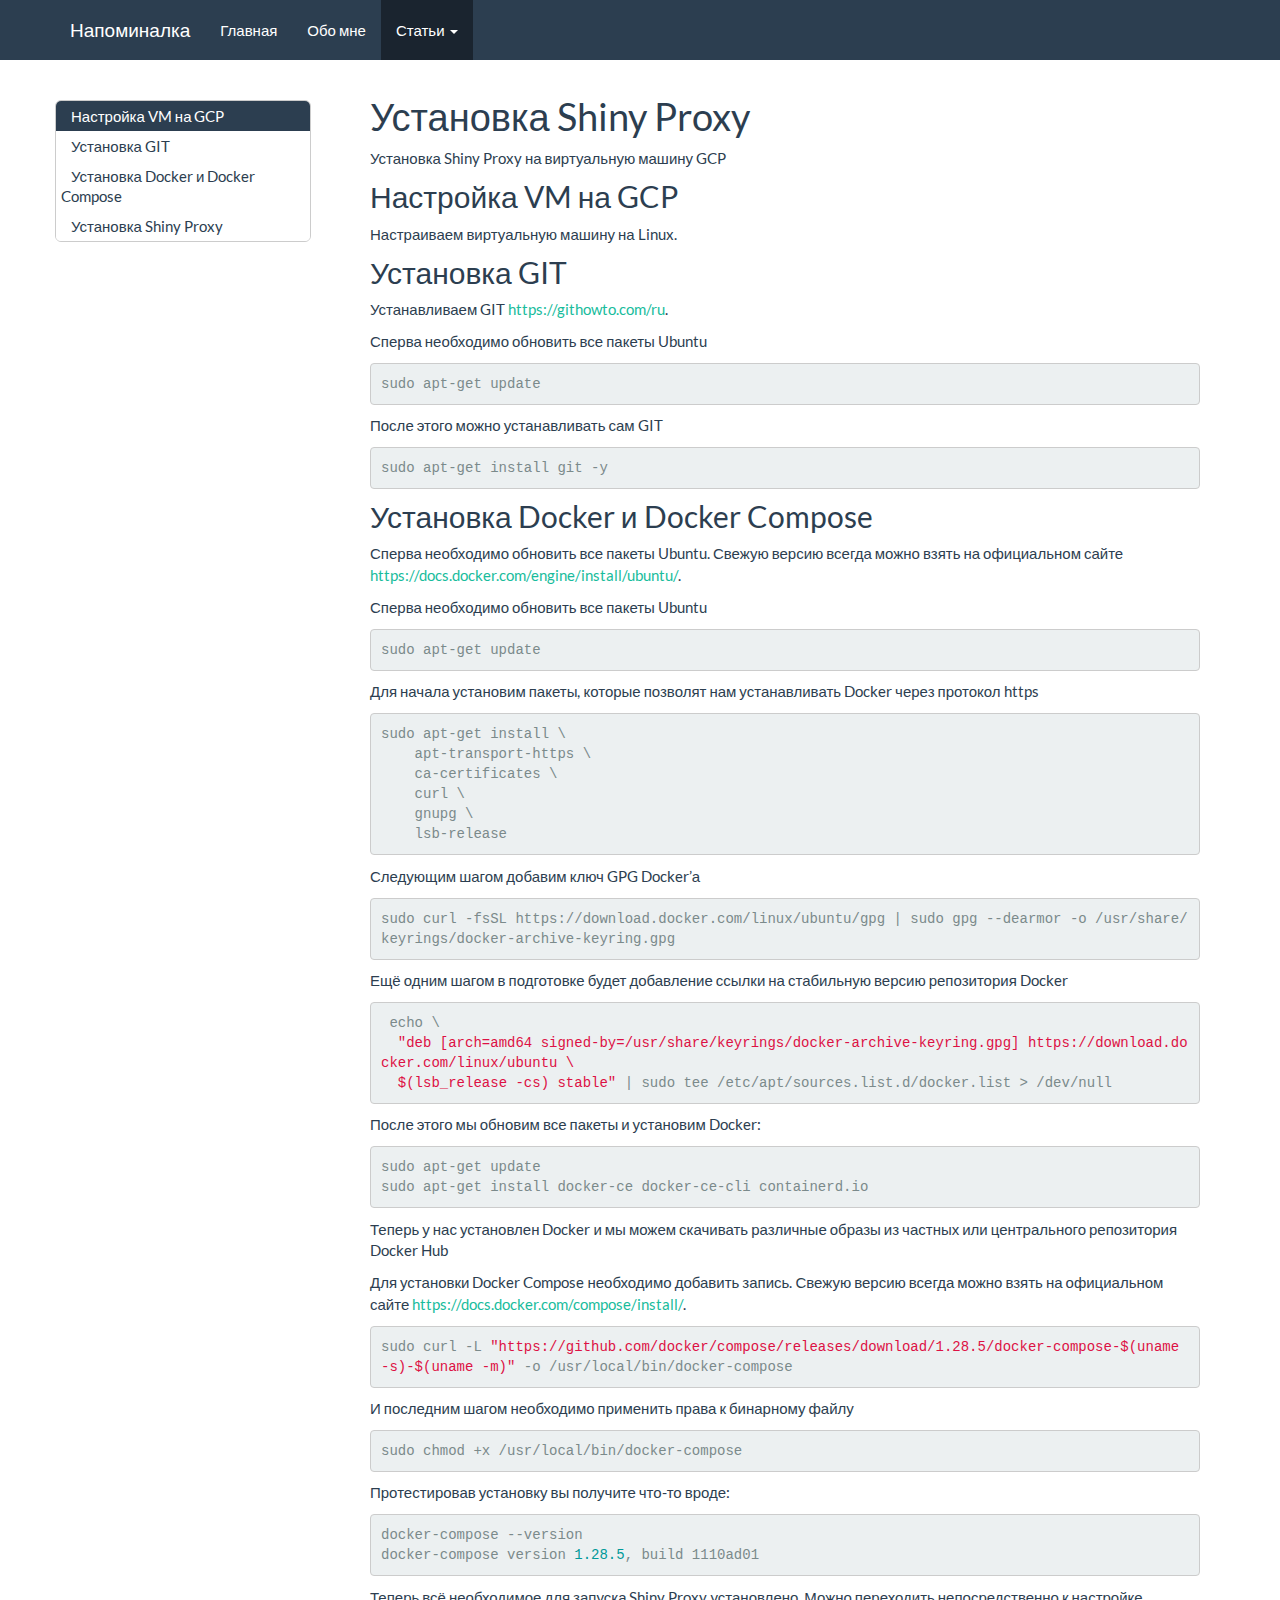
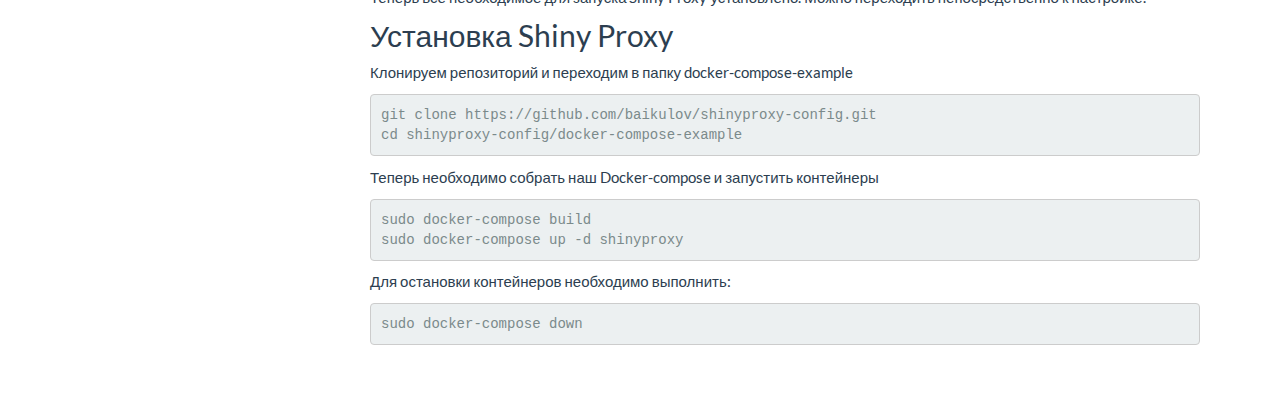
<file: r-shinyproxy.html>
<!DOCTYPE html>

<html>

<head>

<meta charset="utf-8" />
<meta name="generator" content="pandoc" />
<meta http-equiv="X-UA-Compatible" content="IE=EDGE" />




<title>Установка Shiny Proxy</title>

<script src="site_libs/header-attrs-2.11/header-attrs.js"></script>
<script src="site_libs/jquery-3.6.0/jquery-3.6.0.min.js"></script>
<meta name="viewport" content="width=device-width, initial-scale=1" />
<link href="site_libs/bootstrap-3.3.5/css/flatly.min.css" rel="stylesheet" />
<script src="site_libs/bootstrap-3.3.5/js/bootstrap.min.js"></script>
<script src="site_libs/bootstrap-3.3.5/shim/html5shiv.min.js"></script>
<script src="site_libs/bootstrap-3.3.5/shim/respond.min.js"></script>
<style>h1 {font-size: 34px;}
       h1.title {font-size: 38px;}
       h2 {font-size: 30px;}
       h3 {font-size: 24px;}
       h4 {font-size: 18px;}
       h5 {font-size: 16px;}
       h6 {font-size: 12px;}
       code {color: inherit; background-color: rgba(0, 0, 0, 0.04);}
       pre:not([class]) { background-color: white }</style>
<script src="site_libs/jqueryui-1.11.4/jquery-ui.min.js"></script>
<link href="site_libs/tocify-1.9.1/jquery.tocify.css" rel="stylesheet" />
<script src="site_libs/tocify-1.9.1/jquery.tocify.js"></script>
<script src="site_libs/navigation-1.1/tabsets.js"></script>
<link href="site_libs/highlightjs-9.12.0/default.css" rel="stylesheet" />
<script src="site_libs/highlightjs-9.12.0/highlight.js"></script>
<!-- Google Tag Manager -->
<script>(function(w,d,s,l,i){w[l]=w[l]||[];w[l].push({'gtm.start':
new Date().getTime(),event:'gtm.js'});var f=d.getElementsByTagName(s)[0],
j=d.createElement(s),dl=l!='dataLayer'?'&l='+l:'';j.async=true;j.src=
'https://www.googletagmanager.com/gtm.js?id='+i+dl;f.parentNode.insertBefore(j,f);
})(window,document,'script','dataLayer','GTM-T8VV2PC');</script>
<!-- End Google Tag Manager -->

<style type="text/css">
  code{white-space: pre-wrap;}
  span.smallcaps{font-variant: small-caps;}
  span.underline{text-decoration: underline;}
  div.column{display: inline-block; vertical-align: top; width: 50%;}
  div.hanging-indent{margin-left: 1.5em; text-indent: -1.5em;}
  ul.task-list{list-style: none;}
    </style>

<style type="text/css">code{white-space: pre;}</style>
<script type="text/javascript">
if (window.hljs) {
  hljs.configure({languages: []});
  hljs.initHighlightingOnLoad();
  if (document.readyState && document.readyState === "complete") {
    window.setTimeout(function() { hljs.initHighlighting(); }, 0);
  }
}
</script>





<link rel="stylesheet" href="style.css" type="text/css" />



<style type = "text/css">
.main-container {
  max-width: 940px;
  margin-left: auto;
  margin-right: auto;
}
img {
  max-width:100%;
}
.tabbed-pane {
  padding-top: 12px;
}
.html-widget {
  margin-bottom: 20px;
}
button.code-folding-btn:focus {
  outline: none;
}
summary {
  display: list-item;
}
pre code {
  padding: 0;
}
</style>


<style type="text/css">
.dropdown-submenu {
  position: relative;
}
.dropdown-submenu>.dropdown-menu {
  top: 0;
  left: 100%;
  margin-top: -6px;
  margin-left: -1px;
  border-radius: 0 6px 6px 6px;
}
.dropdown-submenu:hover>.dropdown-menu {
  display: block;
}
.dropdown-submenu>a:after {
  display: block;
  content: " ";
  float: right;
  width: 0;
  height: 0;
  border-color: transparent;
  border-style: solid;
  border-width: 5px 0 5px 5px;
  border-left-color: #cccccc;
  margin-top: 5px;
  margin-right: -10px;
}
.dropdown-submenu:hover>a:after {
  border-left-color: #adb5bd;
}
.dropdown-submenu.pull-left {
  float: none;
}
.dropdown-submenu.pull-left>.dropdown-menu {
  left: -100%;
  margin-left: 10px;
  border-radius: 6px 0 6px 6px;
}
</style>

<script type="text/javascript">
// manage active state of menu based on current page
$(document).ready(function () {
  // active menu anchor
  href = window.location.pathname
  href = href.substr(href.lastIndexOf('/') + 1)
  if (href === "")
    href = "index.html";
  var menuAnchor = $('a[href="' + href + '"]');

  // mark it active
  menuAnchor.tab('show');

  // if it's got a parent navbar menu mark it active as well
  menuAnchor.closest('li.dropdown').addClass('active');

  // Navbar adjustments
  var navHeight = $(".navbar").first().height() + 15;
  var style = document.createElement('style');
  var pt = "padding-top: " + navHeight + "px; ";
  var mt = "margin-top: -" + navHeight + "px; ";
  var css = "";
  // offset scroll position for anchor links (for fixed navbar)
  for (var i = 1; i <= 6; i++) {
    css += ".section h" + i + "{ " + pt + mt + "}\n";
  }
  style.innerHTML = "body {" + pt + "padding-bottom: 40px; }\n" + css;
  document.head.appendChild(style);
});
</script>

<!-- tabsets -->

<style type="text/css">
.tabset-dropdown > .nav-tabs {
  display: inline-table;
  max-height: 500px;
  min-height: 44px;
  overflow-y: auto;
  border: 1px solid #ddd;
  border-radius: 4px;
}

.tabset-dropdown > .nav-tabs > li.active:before {
  content: "";
  font-family: 'Glyphicons Halflings';
  display: inline-block;
  padding: 10px;
  border-right: 1px solid #ddd;
}

.tabset-dropdown > .nav-tabs.nav-tabs-open > li.active:before {
  content: "&#xe258;";
  border: none;
}

.tabset-dropdown > .nav-tabs.nav-tabs-open:before {
  content: "";
  font-family: 'Glyphicons Halflings';
  display: inline-block;
  padding: 10px;
  border-right: 1px solid #ddd;
}

.tabset-dropdown > .nav-tabs > li.active {
  display: block;
}

.tabset-dropdown > .nav-tabs > li > a,
.tabset-dropdown > .nav-tabs > li > a:focus,
.tabset-dropdown > .nav-tabs > li > a:hover {
  border: none;
  display: inline-block;
  border-radius: 4px;
  background-color: transparent;
}

.tabset-dropdown > .nav-tabs.nav-tabs-open > li {
  display: block;
  float: none;
}

.tabset-dropdown > .nav-tabs > li {
  display: none;
}
</style>

<!-- code folding -->



<style type="text/css">

#TOC {
  margin: 25px 0px 20px 0px;
}
@media (max-width: 768px) {
#TOC {
  position: relative;
  width: 100%;
}
}

@media print {
.toc-content {
  /* see https://github.com/w3c/csswg-drafts/issues/4434 */
  float: right;
}
}

.toc-content {
  padding-left: 30px;
  padding-right: 40px;
}

div.main-container {
  max-width: 1200px;
}

div.tocify {
  width: 20%;
  max-width: 260px;
  max-height: 85%;
}

@media (min-width: 768px) and (max-width: 991px) {
  div.tocify {
    width: 25%;
  }
}

@media (max-width: 767px) {
  div.tocify {
    width: 100%;
    max-width: none;
  }
}

.tocify ul, .tocify li {
  line-height: 20px;
}

.tocify-subheader .tocify-item {
  font-size: 0.90em;
}

.tocify .list-group-item {
  border-radius: 0px;
}


</style>



</head>

<body>


<div class="container-fluid main-container">


<!-- setup 3col/9col grid for toc_float and main content  -->
<div class="row">
<div class="col-xs-12 col-sm-4 col-md-3">
<div id="TOC" class="tocify">
</div>
</div>

<div class="toc-content col-xs-12 col-sm-8 col-md-9">




<div class="navbar navbar-default  navbar-fixed-top" role="navigation">
  <div class="container">
    <div class="navbar-header">
      <button type="button" class="navbar-toggle collapsed" data-toggle="collapse" data-target="#navbar">
        <span class="icon-bar"></span>
        <span class="icon-bar"></span>
        <span class="icon-bar"></span>
      </button>
      <a class="navbar-brand" href="index.html">Напоминалка</a>
    </div>
    <div id="navbar" class="navbar-collapse collapse">
      <ul class="nav navbar-nav">
        <li>
  <a href="index.html">Главная</a>
</li>
<li>
  <a href="about.html">Обо мне</a>
</li>
<li class="dropdown">
  <a href="#" class="dropdown-toggle" data-toggle="dropdown" role="button" aria-expanded="false">
    Статьи
     
    <span class="caret"></span>
  </a>
  <ul class="dropdown-menu" role="menu">
    <li>
      <a href="r-linux.html">Установка R на Linux</a>
    </li>
    <li>
      <a href="r-docker.html">Установка R на Linux через Docker</a>
    </li>
    <li>
      <a href="r-cron.html">Запуск скриптов R по расписанию</a>
    </li>
    <li>
      <a href="r-shinyproxy.html">Настройка ShinyProxy через Docker Compose</a>
    </li>
  </ul>
</li>
      </ul>
      <ul class="nav navbar-nav navbar-right">
        
      </ul>
    </div><!--/.nav-collapse -->
  </div><!--/.container -->
</div><!--/.navbar -->

<div id="header">



<h1 class="title toc-ignore">Установка Shiny Proxy</h1>

</div>


<p>Установка Shiny Proxy на виртуальную машину GCP</p>
<div id="настройка-vm-на-gcp" class="section level2">
<h2>Настройка VM на GCP</h2>
<p>Настраиваем виртуальную машину на Linux.</p>
</div>
<div id="установка-git" class="section level2">
<h2>Установка GIT</h2>
<p>Устанавливаем GIT <a href="https://githowto.com/ru" class="uri">https://githowto.com/ru</a>.</p>
<p>Сперва необходимо обновить все пакеты Ubuntu</p>
<pre class="r"><code>sudo apt-get update</code></pre>
<p>После этого можно устанавливать сам GIT</p>
<pre class="r"><code>sudo apt-get install git -y</code></pre>
</div>
<div id="установка-docker-и-docker-compose" class="section level2">
<h2>Установка Docker и Docker Compose</h2>
<p>Сперва необходимо обновить все пакеты Ubuntu. Свежую версию всегда можно взять на официальном сайте <a href="https://docs.docker.com/engine/install/ubuntu/" class="uri">https://docs.docker.com/engine/install/ubuntu/</a>.</p>
<p>Сперва необходимо обновить все пакеты Ubuntu</p>
<pre class="r"><code>sudo apt-get update</code></pre>
<p>Для начала установим пакеты, которые позволят нам устанавливать Docker через протокол https</p>
<pre class="r"><code>sudo apt-get install \
    apt-transport-https \
    ca-certificates \
    curl \
    gnupg \
    lsb-release</code></pre>
<p>Следующим шагом добавим ключ GPG Docker’а</p>
<pre class="r"><code>sudo curl -fsSL https://download.docker.com/linux/ubuntu/gpg | sudo gpg --dearmor -o /usr/share/keyrings/docker-archive-keyring.gpg</code></pre>
<p>Ещё одним шагом в подготовке будет добавление ссылки на стабильную версию репозитория Docker</p>
<pre class="r"><code> echo \
  &quot;deb [arch=amd64 signed-by=/usr/share/keyrings/docker-archive-keyring.gpg] https://download.docker.com/linux/ubuntu \
  $(lsb_release -cs) stable&quot; | sudo tee /etc/apt/sources.list.d/docker.list &gt; /dev/null</code></pre>
<p>После этого мы обновим все пакеты и установим Docker:</p>
<pre class="r"><code>sudo apt-get update
sudo apt-get install docker-ce docker-ce-cli containerd.io</code></pre>
<p>Теперь у нас установлен Docker и мы можем скачивать различные образы из частных или центрального репозитория Docker Hub</p>
<p>Для установки Docker Compose необходимо добавить запись. Свежую версию всегда можно взять на официальном сайте <a href="https://docs.docker.com/compose/install/" class="uri">https://docs.docker.com/compose/install/</a>.</p>
<pre class="r"><code>sudo curl -L &quot;https://github.com/docker/compose/releases/download/1.28.5/docker-compose-$(uname -s)-$(uname -m)&quot; -o /usr/local/bin/docker-compose</code></pre>
<p>И последним шагом необходимо применить права к бинарному файлу</p>
<pre class="r"><code>sudo chmod +x /usr/local/bin/docker-compose</code></pre>
<p>Протестировав установку вы получите что-то вроде:</p>
<pre class="r"><code>docker-compose --version
docker-compose version 1.28.5, build 1110ad01</code></pre>
<p>Теперь всё необходимое для запуска Shiny Proxy установлено. Можно переходить непосредственно к настройке.</p>
</div>
<div id="установка-shiny-proxy" class="section level2">
<h2>Установка Shiny Proxy</h2>
<p>Клонируем репозиторий и переходим в папку docker-compose-example</p>
<pre class="r"><code>git clone https://github.com/baikulov/shinyproxy-config.git
cd shinyproxy-config/docker-compose-example</code></pre>
<p>Теперь необходимо собрать наш Docker-compose и запустить контейнеры</p>
<pre class="r"><code>sudo docker-compose build
sudo docker-compose up -d shinyproxy</code></pre>
<p>Для остановки контейнеров необходимо выполнить:</p>
<pre class="r"><code>sudo docker-compose down</code></pre>
</div>

<!-- Google Tag Manager (noscript) -->
  <noscript><iframe src="https://www.googletagmanager.com/ns.html?id=GTM-T8VV2PC"
  height="0" width="0" style="display:none;visibility:hidden"></iframe></noscript>
    <!-- End Google Tag Manager (noscript) -->


</div>
</div>

</div>

<script>

// add bootstrap table styles to pandoc tables
function bootstrapStylePandocTables() {
  $('tr.odd').parent('tbody').parent('table').addClass('table table-condensed');
}
$(document).ready(function () {
  bootstrapStylePandocTables();
});


</script>

<!-- tabsets -->

<script>
$(document).ready(function () {
  window.buildTabsets("TOC");
});

$(document).ready(function () {
  $('.tabset-dropdown > .nav-tabs > li').click(function () {
    $(this).parent().toggleClass('nav-tabs-open');
  });
});
</script>

<!-- code folding -->

<script>
$(document).ready(function ()  {

    // temporarily add toc-ignore selector to headers for the consistency with Pandoc
    $('.unlisted.unnumbered').addClass('toc-ignore')

    // move toc-ignore selectors from section div to header
    $('div.section.toc-ignore')
        .removeClass('toc-ignore')
        .children('h1,h2,h3,h4,h5').addClass('toc-ignore');

    // establish options
    var options = {
      selectors: "h1,h2",
      theme: "bootstrap3",
      context: '.toc-content',
      hashGenerator: function (text) {
        return text.replace(/[.\\/?&!#<>]/g, '').replace(/\s/g, '_');
      },
      ignoreSelector: ".toc-ignore",
      scrollTo: 0
    };
    options.showAndHide = true;
    options.smoothScroll = true;

    // tocify
    var toc = $("#TOC").tocify(options).data("toc-tocify");
});
</script>

<!-- dynamically load mathjax for compatibility with self-contained -->
<script>
  (function () {
    var script = document.createElement("script");
    script.type = "text/javascript";
    script.src  = "https://mathjax.rstudio.com/latest/MathJax.js?config=TeX-AMS-MML_HTMLorMML";
    document.getElementsByTagName("head")[0].appendChild(script);
  })();
</script>

</body>
</html>
</file>
<file: site_libs/highlightjs-9.12.0/default.css>
.hljs-literal {
  color: #990073;
}

.hljs-number {
  color: #099;
}

.hljs-comment {
  color: #998;
  font-style: italic;
}

.hljs-keyword {
  color: #900;
  font-weight: bold;
}

.hljs-string {
  color: #d14;
}
</file>
<file: style.css>
img {
  border:1px solid #ff9999;
}
</file>
<file: site_libs/bootstrap-3.3.5/css/flatly.min.css>
@font-face {
  font-family: 'Lato';
  font-style: normal;
  font-weight: 400;
  src: url(fonts/Lato.ttf) format('truetype');
}
@font-face {
  font-family: 'Lato';
  font-style: normal;
  font-weight: 700;
  src: url(fonts/LatoBold.ttf) format('truetype');
}
@font-face {
  font-family: 'Lato';
  font-style: italic;
  font-weight: 400;
  src: url(fonts/LatoItalic.ttf) format('truetype');
}

/*!
 * bootswatch v3.3.6
 * Homepage: http://bootswatch.com
 * Copyright 2012-2015 Thomas Park
 * Licensed under MIT
 * Based on Bootstrap
*//*!
 * Bootstrap v3.3.6 (http://getbootstrap.com)
 * Copyright 2011-2015 Twitter, Inc.
 * Licensed under MIT (https://github.com/twbs/bootstrap/blob/master/LICENSE)
 *//*! normalize.css v3.0.3 | MIT License | github.com/necolas/normalize.css */html{font-family:sans-serif;-ms-text-size-adjust:100%;-webkit-text-size-adjust:100%}body{margin:0}article,aside,details,figcaption,figure,footer,header,hgroup,main,menu,nav,section,summary{display:block}audio,canvas,progress,video{display:inline-block;vertical-align:baseline}audio:not([controls]){display:none;height:0}[hidden],template{display:none}a{background-color:transparent}a:active,a:hover{outline:0}abbr[title]{border-bottom:1px dotted}b,strong{font-weight:bold}dfn{font-style:italic}h1{font-size:2em;margin:0.67em 0}mark{background:#ff0;color:#000}small{font-size:80%}sub,sup{font-size:75%;line-height:0;position:relative;vertical-align:baseline}sup{top:-0.5em}sub{bottom:-0.25em}img{border:0}svg:not(:root){overflow:hidden}figure{margin:1em 40px}hr{-webkit-box-sizing:content-box;-moz-box-sizing:content-box;box-sizing:content-box;height:0}pre{overflow:auto}code,kbd,pre,samp{font-family:monospace, monospace;font-size:1em}button,input,optgroup,select,textarea{color:inherit;font:inherit;margin:0}button{overflow:visible}button,select{text-transform:none}button,html input[type="button"],input[type="reset"],input[type="submit"]{-webkit-appearance:button;cursor:pointer}button[disabled],html input[disabled]{cursor:default}button::-moz-focus-inner,input::-moz-focus-inner{border:0;padding:0}input{line-height:normal}input[type="checkbox"],input[type="radio"]{-webkit-box-sizing:border-box;-moz-box-sizing:border-box;box-sizing:border-box;padding:0}input[type="number"]::-webkit-inner-spin-button,input[type="number"]::-webkit-outer-spin-button{height:auto}input[type="search"]{-webkit-appearance:textfield;-webkit-box-sizing:content-box;-moz-box-sizing:content-box;box-sizing:content-box}input[type="search"]::-webkit-search-cancel-button,input[type="search"]::-webkit-search-decoration{-webkit-appearance:none}fieldset{border:1px solid #c0c0c0;margin:0 2px;padding:0.35em 0.625em 0.75em}legend{border:0;padding:0}textarea{overflow:auto}optgroup{font-weight:bold}table{border-collapse:collapse;border-spacing:0}td,th{padding:0}/*! Source: https://github.com/h5bp/html5-boilerplate/blob/master/src/css/main.css */@media print{*,*:before,*:after{background:transparent !important;color:#000 !important;-webkit-box-shadow:none !important;box-shadow:none !important;text-shadow:none !important}a,a:visited{text-decoration:underline}a[href]:after{content:" (" attr(href) ")"}abbr[title]:after{content:" (" attr(title) ")"}a[href^="#"]:after,a[href^="javascript:"]:after{content:""}pre,blockquote{border:1px solid #999;page-break-inside:avoid}thead{display:table-header-group}tr,img{page-break-inside:avoid}img{max-width:100% !important}p,h2,h3{orphans:3;widows:3}h2,h3{page-break-after:avoid}.navbar{display:none}.btn>.caret,.dropup>.btn>.caret{border-top-color:#000 !important}.label{border:1px solid #000}.table{border-collapse:collapse !important}.table td,.table th{background-color:#fff !important}.table-bordered th,.table-bordered td{border:1px solid #ddd !important}}@font-face{font-family:'Glyphicons Halflings';src:url('../fonts/glyphicons-halflings-regular.eot');src:url('../fonts/glyphicons-halflings-regular.eot?#iefix') format('embedded-opentype'),url('../fonts/glyphicons-halflings-regular.woff') format('woff'),url('../fonts/glyphicons-halflings-regular.ttf') format('truetype'),url('../fonts/glyphicons-halflings-regular.svg#glyphicons_halflingsregular') format('svg')}.glyphicon{position:relative;top:1px;display:inline-block;font-family:'Glyphicons Halflings';font-style:normal;font-weight:normal;line-height:1;-webkit-font-smoothing:antialiased;-moz-osx-font-smoothing:grayscale}.glyphicon-asterisk:before{content:"\002a"}.glyphicon-plus:before{content:"\002b"}.glyphicon-euro:before,.glyphicon-eur:before{content:"\20ac"}.glyphicon-minus:before{content:"\2212"}.glyphicon-cloud:before{content:"\2601"}.glyphicon-envelope:before{content:"\2709"}.glyphicon-pencil:before{content:"\270f"}.glyphicon-glass:before{content:"\e001"}.glyphicon-music:before{content:"\e002"}.glyphicon-search:before{content:"\e003"}.glyphicon-heart:before{content:"\e005"}.glyphicon-star:before{content:"\e006"}.glyphicon-star-empty:before{content:"\e007"}.glyphicon-user:before{content:"\e008"}.glyphicon-film:before{content:"\e009"}.glyphicon-th-large:before{content:"\e010"}.glyphicon-th:before{content:"\e011"}.glyphicon-th-list:before{content:"\e012"}.glyphicon-ok:before{content:"\e013"}.glyphicon-remove:before{content:"\e014"}.glyphicon-zoom-in:before{content:"\e015"}.glyphicon-zoom-out:before{content:"\e016"}.glyphicon-off:before{content:"\e017"}.glyphicon-signal:before{content:"\e018"}.glyphicon-cog:before{content:"\e019"}.glyphicon-trash:before{content:"\e020"}.glyphicon-home:before{content:"\e021"}.glyphicon-file:before{content:"\e022"}.glyphicon-time:before{content:"\e023"}.glyphicon-road:before{content:"\e024"}.glyphicon-download-alt:before{content:"\e025"}.glyphicon-download:before{content:"\e026"}.glyphicon-upload:before{content:"\e027"}.glyphicon-inbox:before{content:"\e028"}.glyphicon-play-circle:before{content:"\e029"}.glyphicon-repeat:before{content:"\e030"}.glyphicon-refresh:before{content:"\e031"}.glyphicon-list-alt:before{content:"\e032"}.glyphicon-lock:before{content:"\e033"}.glyphicon-flag:before{content:"\e034"}.glyphicon-headphones:before{content:"\e035"}.glyphicon-volume-off:before{content:"\e036"}.glyphicon-volume-down:before{content:"\e037"}.glyphicon-volume-up:before{content:"\e038"}.glyphicon-qrcode:before{content:"\e039"}.glyphicon-barcode:before{content:"\e040"}.glyphicon-tag:before{content:"\e041"}.glyphicon-tags:before{content:"\e042"}.glyphicon-book:before{content:"\e043"}.glyphicon-bookmark:before{content:"\e044"}.glyphicon-print:before{content:"\e045"}.glyphicon-camera:before{content:"\e046"}.glyphicon-font:before{content:"\e047"}.glyphicon-bold:before{content:"\e048"}.glyphicon-italic:before{content:"\e049"}.glyphicon-text-height:before{content:"\e050"}.glyphicon-text-width:before{content:"\e051"}.glyphicon-align-left:before{content:"\e052"}.glyphicon-align-center:before{content:"\e053"}.glyphicon-align-right:before{content:"\e054"}.glyphicon-align-justify:before{content:"\e055"}.glyphicon-list:before{content:"\e056"}.glyphicon-indent-left:before{content:"\e057"}.glyphicon-indent-right:before{content:"\e058"}.glyphicon-facetime-video:before{content:"\e059"}.glyphicon-picture:before{content:"\e060"}.glyphicon-map-marker:before{content:"\e062"}.glyphicon-adjust:before{content:"\e063"}.glyphicon-tint:before{content:"\e064"}.glyphicon-edit:before{content:"\e065"}.glyphicon-share:before{content:"\e066"}.glyphicon-check:before{content:"\e067"}.glyphicon-move:before{content:"\e068"}.glyphicon-step-backward:before{content:"\e069"}.glyphicon-fast-backward:before{content:"\e070"}.glyphicon-backward:before{content:"\e071"}.glyphicon-play:before{content:"\e072"}.glyphicon-pause:before{content:"\e073"}.glyphicon-stop:before{content:"\e074"}.glyphicon-forward:before{content:"\e075"}.glyphicon-fast-forward:before{content:"\e076"}.glyphicon-step-forward:before{content:"\e077"}.glyphicon-eject:before{content:"\e078"}.glyphicon-chevron-left:before{content:"\e079"}.glyphicon-chevron-right:before{content:"\e080"}.glyphicon-plus-sign:before{content:"\e081"}.glyphicon-minus-sign:before{content:"\e082"}.glyphicon-remove-sign:before{content:"\e083"}.glyphicon-ok-sign:before{content:"\e084"}.glyphicon-question-sign:before{content:"\e085"}.glyphicon-info-sign:before{content:"\e086"}.glyphicon-screenshot:before{content:"\e087"}.glyphicon-remove-circle:before{content:"\e088"}.glyphicon-ok-circle:before{content:"\e089"}.glyphicon-ban-circle:before{content:"\e090"}.glyphicon-arrow-left:before{content:"\e091"}.glyphicon-arrow-right:before{content:"\e092"}.glyphicon-arrow-up:before{content:"\e093"}.glyphicon-arrow-down:before{content:"\e094"}.glyphicon-share-alt:before{content:"\e095"}.glyphicon-resize-full:before{content:"\e096"}.glyphicon-resize-small:before{content:"\e097"}.glyphicon-exclamation-sign:before{content:"\e101"}.glyphicon-gift:before{content:"\e102"}.glyphicon-leaf:before{content:"\e103"}.glyphicon-fire:before{content:"\e104"}.glyphicon-eye-open:before{content:"\e105"}.glyphicon-eye-close:before{content:"\e106"}.glyphicon-warning-sign:before{content:"\e107"}.glyphicon-plane:before{content:"\e108"}.glyphicon-calendar:before{content:"\e109"}.glyphicon-random:before{content:"\e110"}.glyphicon-comment:before{content:"\e111"}.glyphicon-magnet:before{content:"\e112"}.glyphicon-chevron-up:before{content:"\e113"}.glyphicon-chevron-down:before{content:"\e114"}.glyphicon-retweet:before{content:"\e115"}.glyphicon-shopping-cart:before{content:"\e116"}.glyphicon-folder-close:before{content:"\e117"}.glyphicon-folder-open:before{content:"\e118"}.glyphicon-resize-vertical:before{content:"\e119"}.glyphicon-resize-horizontal:before{content:"\e120"}.glyphicon-hdd:before{content:"\e121"}.glyphicon-bullhorn:before{content:"\e122"}.glyphicon-bell:before{content:"\e123"}.glyphicon-certificate:before{content:"\e124"}.glyphicon-thumbs-up:before{content:"\e125"}.glyphicon-thumbs-down:before{content:"\e126"}.glyphicon-hand-right:before{content:"\e127"}.glyphicon-hand-left:before{content:"\e128"}.glyphicon-hand-up:before{content:"\e129"}.glyphicon-hand-down:before{content:"\e130"}.glyphicon-circle-arrow-right:before{content:"\e131"}.glyphicon-circle-arrow-left:before{content:"\e132"}.glyphicon-circle-arrow-up:before{content:"\e133"}.glyphicon-circle-arrow-down:before{content:"\e134"}.glyphicon-globe:before{content:"\e135"}.glyphicon-wrench:before{content:"\e136"}.glyphicon-tasks:before{content:"\e137"}.glyphicon-filter:before{content:"\e138"}.glyphicon-briefcase:before{content:"\e139"}.glyphicon-fullscreen:before{content:"\e140"}.glyphicon-dashboard:before{content:"\e141"}.glyphicon-paperclip:before{content:"\e142"}.glyphicon-heart-empty:before{content:"\e143"}.glyphicon-link:before{content:"\e144"}.glyphicon-phone:before{content:"\e145"}.glyphicon-pushpin:before{content:"\e146"}.glyphicon-usd:before{content:"\e148"}.glyphicon-gbp:before{content:"\e149"}.glyphicon-sort:before{content:"\e150"}.glyphicon-sort-by-alphabet:before{content:"\e151"}.glyphicon-sort-by-alphabet-alt:before{content:"\e152"}.glyphicon-sort-by-order:before{content:"\e153"}.glyphicon-sort-by-order-alt:before{content:"\e154"}.glyphicon-sort-by-attributes:before{content:"\e155"}.glyphicon-sort-by-attributes-alt:before{content:"\e156"}.glyphicon-unchecked:before{content:"\e157"}.glyphicon-expand:before{content:"\e158"}.glyphicon-collapse-down:before{content:"\e159"}.glyphicon-collapse-up:before{content:"\e160"}.glyphicon-log-in:before{content:"\e161"}.glyphicon-flash:before{content:"\e162"}.glyphicon-log-out:before{content:"\e163"}.glyphicon-new-window:before{content:"\e164"}.glyphicon-record:before{content:"\e165"}.glyphicon-save:before{content:"\e166"}.glyphicon-open:before{content:"\e167"}.glyphicon-saved:before{content:"\e168"}.glyphicon-import:before{content:"\e169"}.glyphicon-export:before{content:"\e170"}.glyphicon-send:before{content:"\e171"}.glyphicon-floppy-disk:before{content:"\e172"}.glyphicon-floppy-saved:before{content:"\e173"}.glyphicon-floppy-remove:before{content:"\e174"}.glyphicon-floppy-save:before{content:"\e175"}.glyphicon-floppy-open:before{content:"\e176"}.glyphicon-credit-card:before{content:"\e177"}.glyphicon-transfer:before{content:"\e178"}.glyphicon-cutlery:before{content:"\e179"}.glyphicon-header:before{content:"\e180"}.glyphicon-compressed:before{content:"\e181"}.glyphicon-earphone:before{content:"\e182"}.glyphicon-phone-alt:before{content:"\e183"}.glyphicon-tower:before{content:"\e184"}.glyphicon-stats:before{content:"\e185"}.glyphicon-sd-video:before{content:"\e186"}.glyphicon-hd-video:before{content:"\e187"}.glyphicon-subtitles:before{content:"\e188"}.glyphicon-sound-stereo:before{content:"\e189"}.glyphicon-sound-dolby:before{content:"\e190"}.glyphicon-sound-5-1:before{content:"\e191"}.glyphicon-sound-6-1:before{content:"\e192"}.glyphicon-sound-7-1:before{content:"\e193"}.glyphicon-copyright-mark:before{content:"\e194"}.glyphicon-registration-mark:before{content:"\e195"}.glyphicon-cloud-download:before{content:"\e197"}.glyphicon-cloud-upload:before{content:"\e198"}.glyphicon-tree-conifer:before{content:"\e199"}.glyphicon-tree-deciduous:before{content:"\e200"}.glyphicon-cd:before{content:"\e201"}.glyphicon-save-file:before{content:"\e202"}.glyphicon-open-file:before{content:"\e203"}.glyphicon-level-up:before{content:"\e204"}.glyphicon-copy:before{content:"\e205"}.glyphicon-paste:before{content:"\e206"}.glyphicon-alert:before{content:"\e209"}.glyphicon-equalizer:before{content:"\e210"}.glyphicon-king:before{content:"\e211"}.glyphicon-queen:before{content:"\e212"}.glyphicon-pawn:before{content:"\e213"}.glyphicon-bishop:before{content:"\e214"}.glyphicon-knight:before{content:"\e215"}.glyphicon-baby-formula:before{content:"\e216"}.glyphicon-tent:before{content:"\26fa"}.glyphicon-blackboard:before{content:"\e218"}.glyphicon-bed:before{content:"\e219"}.glyphicon-apple:before{content:"\f8ff"}.glyphicon-erase:before{content:"\e221"}.glyphicon-hourglass:before{content:"\231b"}.glyphicon-lamp:before{content:"\e223"}.glyphicon-duplicate:before{content:"\e224"}.glyphicon-piggy-bank:before{content:"\e225"}.glyphicon-scissors:before{content:"\e226"}.glyphicon-bitcoin:before{content:"\e227"}.glyphicon-btc:before{content:"\e227"}.glyphicon-xbt:before{content:"\e227"}.glyphicon-yen:before{content:"\00a5"}.glyphicon-jpy:before{content:"\00a5"}.glyphicon-ruble:before{content:"\20bd"}.glyphicon-rub:before{content:"\20bd"}.glyphicon-scale:before{content:"\e230"}.glyphicon-ice-lolly:before{content:"\e231"}.glyphicon-ice-lolly-tasted:before{content:"\e232"}.glyphicon-education:before{content:"\e233"}.glyphicon-option-horizontal:before{content:"\e234"}.glyphicon-option-vertical:before{content:"\e235"}.glyphicon-menu-hamburger:before{content:"\e236"}.glyphicon-modal-window:before{content:"\e237"}.glyphicon-oil:before{content:"\e238"}.glyphicon-grain:before{content:"\e239"}.glyphicon-sunglasses:before{content:"\e240"}.glyphicon-text-size:before{content:"\e241"}.glyphicon-text-color:before{content:"\e242"}.glyphicon-text-background:before{content:"\e243"}.glyphicon-object-align-top:before{content:"\e244"}.glyphicon-object-align-bottom:before{content:"\e245"}.glyphicon-object-align-horizontal:before{content:"\e246"}.glyphicon-object-align-left:before{content:"\e247"}.glyphicon-object-align-vertical:before{content:"\e248"}.glyphicon-object-align-right:before{content:"\e249"}.glyphicon-triangle-right:before{content:"\e250"}.glyphicon-triangle-left:before{content:"\e251"}.glyphicon-triangle-bottom:before{content:"\e252"}.glyphicon-triangle-top:before{content:"\e253"}.glyphicon-console:before{content:"\e254"}.glyphicon-superscript:before{content:"\e255"}.glyphicon-subscript:before{content:"\e256"}.glyphicon-menu-left:before{content:"\e257"}.glyphicon-menu-right:before{content:"\e258"}.glyphicon-menu-down:before{content:"\e259"}.glyphicon-menu-up:before{content:"\e260"}*{-webkit-box-sizing:border-box;-moz-box-sizing:border-box;box-sizing:border-box}*:before,*:after{-webkit-box-sizing:border-box;-moz-box-sizing:border-box;box-sizing:border-box}html{font-size:10px;-webkit-tap-highlight-color:rgba(0,0,0,0)}body{font-family:"Lato","Helvetica Neue",Helvetica,Arial,sans-serif;font-size:15px;line-height:1.42857143;color:#2c3e50;background-color:#ffffff}input,button,select,textarea{font-family:inherit;font-size:inherit;line-height:inherit}a{color:#18bc9c;text-decoration:none}a:hover,a:focus{color:#18bc9c;text-decoration:underline}a:focus{outline:thin dotted;outline:5px auto -webkit-focus-ring-color;outline-offset:-2px}figure{margin:0}img{vertical-align:middle}.img-responsive,.thumbnail>img,.thumbnail a>img,.carousel-inner>.item>img,.carousel-inner>.item>a>img{display:block;max-width:100%;height:auto}.img-rounded{border-radius:6px}.img-thumbnail{padding:4px;line-height:1.42857143;background-color:#ffffff;border:1px solid #ecf0f1;border-radius:4px;-webkit-transition:all .2s ease-in-out;-o-transition:all .2s ease-in-out;transition:all .2s ease-in-out;display:inline-block;max-width:100%;height:auto}.img-circle{border-radius:50%}hr{margin-top:21px;margin-bottom:21px;border:0;border-top:1px solid #ecf0f1}.sr-only{position:absolute;width:1px;height:1px;margin:-1px;padding:0;overflow:hidden;clip:rect(0, 0, 0, 0);border:0}.sr-only-focusable:active,.sr-only-focusable:focus{position:static;width:auto;height:auto;margin:0;overflow:visible;clip:auto}[role="button"]{cursor:pointer}h1,h2,h3,h4,h5,h6,.h1,.h2,.h3,.h4,.h5,.h6{font-family:"Lato","Helvetica Neue",Helvetica,Arial,sans-serif;font-weight:400;line-height:1.1;color:inherit}h1 small,h2 small,h3 small,h4 small,h5 small,h6 small,.h1 small,.h2 small,.h3 small,.h4 small,.h5 small,.h6 small,h1 .small,h2 .small,h3 .small,h4 .small,h5 .small,h6 .small,.h1 .small,.h2 .small,.h3 .small,.h4 .small,.h5 .small,.h6 .small{font-weight:normal;line-height:1;color:#b4bcc2}h1,.h1,h2,.h2,h3,.h3{margin-top:21px;margin-bottom:10.5px}h1 small,.h1 small,h2 small,.h2 small,h3 small,.h3 small,h1 .small,.h1 .small,h2 .small,.h2 .small,h3 .small,.h3 .small{font-size:65%}h4,.h4,h5,.h5,h6,.h6{margin-top:10.5px;margin-bottom:10.5px}h4 small,.h4 small,h5 small,.h5 small,h6 small,.h6 small,h4 .small,.h4 .small,h5 .small,.h5 .small,h6 .small,.h6 .small{font-size:75%}h1,.h1{font-size:39px}h2,.h2{font-size:32px}h3,.h3{font-size:26px}h4,.h4{font-size:19px}h5,.h5{font-size:15px}h6,.h6{font-size:13px}p{margin:0 0 10.5px}.lead{margin-bottom:21px;font-size:17px;font-weight:300;line-height:1.4}@media (min-width:768px){.lead{font-size:22.5px}}small,.small{font-size:86%}mark,.mark{background-color:#f39c12;padding:.2em}.text-left{text-align:left}.text-right{text-align:right}.text-center{text-align:center}.text-justify{text-align:justify}.text-nowrap{white-space:nowrap}.text-lowercase{text-transform:lowercase}.text-uppercase{text-transform:uppercase}.text-capitalize{text-transform:capitalize}.text-muted{color:#b4bcc2}.text-primary{color:#2c3e50}a.text-primary:hover,a.text-primary:focus{color:#1a242f}.text-success{color:#ffffff}a.text-success:hover,a.text-success:focus{color:#e6e6e6}.text-info{color:#ffffff}a.text-info:hover,a.text-info:focus{color:#e6e6e6}.text-warning{color:#ffffff}a.text-warning:hover,a.text-warning:focus{color:#e6e6e6}.text-danger{color:#ffffff}a.text-danger:hover,a.text-danger:focus{color:#e6e6e6}.bg-primary{color:#fff;background-color:#2c3e50}a.bg-primary:hover,a.bg-primary:focus{background-color:#1a242f}.bg-success{background-color:#18bc9c}a.bg-success:hover,a.bg-success:focus{background-color:#128f76}.bg-info{background-color:#3498db}a.bg-info:hover,a.bg-info:focus{background-color:#217dbb}.bg-warning{background-color:#f39c12}a.bg-warning:hover,a.bg-warning:focus{background-color:#c87f0a}.bg-danger{background-color:#e74c3c}a.bg-danger:hover,a.bg-danger:focus{background-color:#d62c1a}.page-header{padding-bottom:9.5px;margin:42px 0 21px;border-bottom:1px solid transparent}ul,ol{margin-top:0;margin-bottom:10.5px}ul ul,ol ul,ul ol,ol ol{margin-bottom:0}.list-unstyled{padding-left:0;list-style:none}.list-inline{padding-left:0;list-style:none;margin-left:-5px}.list-inline>li{display:inline-block;padding-left:5px;padding-right:5px}dl{margin-top:0;margin-bottom:21px}dt,dd{line-height:1.42857143}dt{font-weight:bold}dd{margin-left:0}@media (min-width:768px){.dl-horizontal dt{float:left;width:160px;clear:left;text-align:right;overflow:hidden;text-overflow:ellipsis;white-space:nowrap}.dl-horizontal dd{margin-left:180px}}abbr[title],abbr[data-original-title]{cursor:help;border-bottom:1px dotted #b4bcc2}.initialism{font-size:90%;text-transform:uppercase}blockquote{padding:10.5px 21px;margin:0 0 21px;font-size:18.75px;border-left:5px solid #ecf0f1}blockquote p:last-child,blockquote ul:last-child,blockquote ol:last-child{margin-bottom:0}blockquote footer,blockquote small,blockquote .small{display:block;font-size:80%;line-height:1.42857143;color:#b4bcc2}blockquote footer:before,blockquote small:before,blockquote .small:before{content:'\2014 \00A0'}.blockquote-reverse,blockquote.pull-right{padding-right:15px;padding-left:0;border-right:5px solid #ecf0f1;border-left:0;text-align:right}.blockquote-reverse footer:before,blockquote.pull-right footer:before,.blockquote-reverse small:before,blockquote.pull-right small:before,.blockquote-reverse .small:before,blockquote.pull-right .small:before{content:''}.blockquote-reverse footer:after,blockquote.pull-right footer:after,.blockquote-reverse small:after,blockquote.pull-right small:after,.blockquote-reverse .small:after,blockquote.pull-right .small:after{content:'\00A0 \2014'}address{margin-bottom:21px;font-style:normal;line-height:1.42857143}code,kbd,pre,samp{font-family:monospace}code{padding:2px 4px;font-size:90%;color:#c7254e;background-color:#f9f2f4;border-radius:4px}kbd{padding:2px 4px;font-size:90%;color:#ffffff;background-color:#333333;border-radius:3px;-webkit-box-shadow:inset 0 -1px 0 rgba(0,0,0,0.25);box-shadow:inset 0 -1px 0 rgba(0,0,0,0.25)}kbd kbd{padding:0;font-size:100%;font-weight:bold;-webkit-box-shadow:none;box-shadow:none}pre{display:block;padding:10px;margin:0 0 10.5px;font-size:14px;line-height:1.42857143;word-break:break-all;word-wrap:break-word;color:#7b8a8b;background-color:#ecf0f1;border:1px solid #cccccc;border-radius:4px}pre code{padding:0;font-size:inherit;color:inherit;white-space:pre-wrap;background-color:transparent;border-radius:0}.pre-scrollable{max-height:340px;overflow-y:scroll}.container{margin-right:auto;margin-left:auto;padding-left:15px;padding-right:15px}@media (min-width:768px){.container{width:750px}}@media (min-width:992px){.container{width:970px}}@media (min-width:1200px){.container{width:1170px}}.container-fluid{margin-right:auto;margin-left:auto;padding-left:15px;padding-right:15px}.row{margin-left:-15px;margin-right:-15px}.col-xs-1,.col-sm-1,.col-md-1,.col-lg-1,.col-xs-2,.col-sm-2,.col-md-2,.col-lg-2,.col-xs-3,.col-sm-3,.col-md-3,.col-lg-3,.col-xs-4,.col-sm-4,.col-md-4,.col-lg-4,.col-xs-5,.col-sm-5,.col-md-5,.col-lg-5,.col-xs-6,.col-sm-6,.col-md-6,.col-lg-6,.col-xs-7,.col-sm-7,.col-md-7,.col-lg-7,.col-xs-8,.col-sm-8,.col-md-8,.col-lg-8,.col-xs-9,.col-sm-9,.col-md-9,.col-lg-9,.col-xs-10,.col-sm-10,.col-md-10,.col-lg-10,.col-xs-11,.col-sm-11,.col-md-11,.col-lg-11,.col-xs-12,.col-sm-12,.col-md-12,.col-lg-12{position:relative;min-height:1px;padding-left:15px;padding-right:15px}.col-xs-1,.col-xs-2,.col-xs-3,.col-xs-4,.col-xs-5,.col-xs-6,.col-xs-7,.col-xs-8,.col-xs-9,.col-xs-10,.col-xs-11,.col-xs-12{float:left}.col-xs-12{width:100%}.col-xs-11{width:91.66666667%}.col-xs-10{width:83.33333333%}.col-xs-9{width:75%}.col-xs-8{width:66.66666667%}.col-xs-7{width:58.33333333%}.col-xs-6{width:50%}.col-xs-5{width:41.66666667%}.col-xs-4{width:33.33333333%}.col-xs-3{width:25%}.col-xs-2{width:16.66666667%}.col-xs-1{width:8.33333333%}.col-xs-pull-12{right:100%}.col-xs-pull-11{right:91.66666667%}.col-xs-pull-10{right:83.33333333%}.col-xs-pull-9{right:75%}.col-xs-pull-8{right:66.66666667%}.col-xs-pull-7{right:58.33333333%}.col-xs-pull-6{right:50%}.col-xs-pull-5{right:41.66666667%}.col-xs-pull-4{right:33.33333333%}.col-xs-pull-3{right:25%}.col-xs-pull-2{right:16.66666667%}.col-xs-pull-1{right:8.33333333%}.col-xs-pull-0{right:auto}.col-xs-push-12{left:100%}.col-xs-push-11{left:91.66666667%}.col-xs-push-10{left:83.33333333%}.col-xs-push-9{left:75%}.col-xs-push-8{left:66.66666667%}.col-xs-push-7{left:58.33333333%}.col-xs-push-6{left:50%}.col-xs-push-5{left:41.66666667%}.col-xs-push-4{left:33.33333333%}.col-xs-push-3{left:25%}.col-xs-push-2{left:16.66666667%}.col-xs-push-1{left:8.33333333%}.col-xs-push-0{left:auto}.col-xs-offset-12{margin-left:100%}.col-xs-offset-11{margin-left:91.66666667%}.col-xs-offset-10{margin-left:83.33333333%}.col-xs-offset-9{margin-left:75%}.col-xs-offset-8{margin-left:66.66666667%}.col-xs-offset-7{margin-left:58.33333333%}.col-xs-offset-6{margin-left:50%}.col-xs-offset-5{margin-left:41.66666667%}.col-xs-offset-4{margin-left:33.33333333%}.col-xs-offset-3{margin-left:25%}.col-xs-offset-2{margin-left:16.66666667%}.col-xs-offset-1{margin-left:8.33333333%}.col-xs-offset-0{margin-left:0%}@media (min-width:768px){.col-sm-1,.col-sm-2,.col-sm-3,.col-sm-4,.col-sm-5,.col-sm-6,.col-sm-7,.col-sm-8,.col-sm-9,.col-sm-10,.col-sm-11,.col-sm-12{float:left}.col-sm-12{width:100%}.col-sm-11{width:91.66666667%}.col-sm-10{width:83.33333333%}.col-sm-9{width:75%}.col-sm-8{width:66.66666667%}.col-sm-7{width:58.33333333%}.col-sm-6{width:50%}.col-sm-5{width:41.66666667%}.col-sm-4{width:33.33333333%}.col-sm-3{width:25%}.col-sm-2{width:16.66666667%}.col-sm-1{width:8.33333333%}.col-sm-pull-12{right:100%}.col-sm-pull-11{right:91.66666667%}.col-sm-pull-10{right:83.33333333%}.col-sm-pull-9{right:75%}.col-sm-pull-8{right:66.66666667%}.col-sm-pull-7{right:58.33333333%}.col-sm-pull-6{right:50%}.col-sm-pull-5{right:41.66666667%}.col-sm-pull-4{right:33.33333333%}.col-sm-pull-3{right:25%}.col-sm-pull-2{right:16.66666667%}.col-sm-pull-1{right:8.33333333%}.col-sm-pull-0{right:auto}.col-sm-push-12{left:100%}.col-sm-push-11{left:91.66666667%}.col-sm-push-10{left:83.33333333%}.col-sm-push-9{left:75%}.col-sm-push-8{left:66.66666667%}.col-sm-push-7{left:58.33333333%}.col-sm-push-6{left:50%}.col-sm-push-5{left:41.66666667%}.col-sm-push-4{left:33.33333333%}.col-sm-push-3{left:25%}.col-sm-push-2{left:16.66666667%}.col-sm-push-1{left:8.33333333%}.col-sm-push-0{left:auto}.col-sm-offset-12{margin-left:100%}.col-sm-offset-11{margin-left:91.66666667%}.col-sm-offset-10{margin-left:83.33333333%}.col-sm-offset-9{margin-left:75%}.col-sm-offset-8{margin-left:66.66666667%}.col-sm-offset-7{margin-left:58.33333333%}.col-sm-offset-6{margin-left:50%}.col-sm-offset-5{margin-left:41.66666667%}.col-sm-offset-4{margin-left:33.33333333%}.col-sm-offset-3{margin-left:25%}.col-sm-offset-2{margin-left:16.66666667%}.col-sm-offset-1{margin-left:8.33333333%}.col-sm-offset-0{margin-left:0%}}@media (min-width:992px){.col-md-1,.col-md-2,.col-md-3,.col-md-4,.col-md-5,.col-md-6,.col-md-7,.col-md-8,.col-md-9,.col-md-10,.col-md-11,.col-md-12{float:left}.col-md-12{width:100%}.col-md-11{width:91.66666667%}.col-md-10{width:83.33333333%}.col-md-9{width:75%}.col-md-8{width:66.66666667%}.col-md-7{width:58.33333333%}.col-md-6{width:50%}.col-md-5{width:41.66666667%}.col-md-4{width:33.33333333%}.col-md-3{width:25%}.col-md-2{width:16.66666667%}.col-md-1{width:8.33333333%}.col-md-pull-12{right:100%}.col-md-pull-11{right:91.66666667%}.col-md-pull-10{right:83.33333333%}.col-md-pull-9{right:75%}.col-md-pull-8{right:66.66666667%}.col-md-pull-7{right:58.33333333%}.col-md-pull-6{right:50%}.col-md-pull-5{right:41.66666667%}.col-md-pull-4{right:33.33333333%}.col-md-pull-3{right:25%}.col-md-pull-2{right:16.66666667%}.col-md-pull-1{right:8.33333333%}.col-md-pull-0{right:auto}.col-md-push-12{left:100%}.col-md-push-11{left:91.66666667%}.col-md-push-10{left:83.33333333%}.col-md-push-9{left:75%}.col-md-push-8{left:66.66666667%}.col-md-push-7{left:58.33333333%}.col-md-push-6{left:50%}.col-md-push-5{left:41.66666667%}.col-md-push-4{left:33.33333333%}.col-md-push-3{left:25%}.col-md-push-2{left:16.66666667%}.col-md-push-1{left:8.33333333%}.col-md-push-0{left:auto}.col-md-offset-12{margin-left:100%}.col-md-offset-11{margin-left:91.66666667%}.col-md-offset-10{margin-left:83.33333333%}.col-md-offset-9{margin-left:75%}.col-md-offset-8{margin-left:66.66666667%}.col-md-offset-7{margin-left:58.33333333%}.col-md-offset-6{margin-left:50%}.col-md-offset-5{margin-left:41.66666667%}.col-md-offset-4{margin-left:33.33333333%}.col-md-offset-3{margin-left:25%}.col-md-offset-2{margin-left:16.66666667%}.col-md-offset-1{margin-left:8.33333333%}.col-md-offset-0{margin-left:0%}}@media (min-width:1200px){.col-lg-1,.col-lg-2,.col-lg-3,.col-lg-4,.col-lg-5,.col-lg-6,.col-lg-7,.col-lg-8,.col-lg-9,.col-lg-10,.col-lg-11,.col-lg-12{float:left}.col-lg-12{width:100%}.col-lg-11{width:91.66666667%}.col-lg-10{width:83.33333333%}.col-lg-9{width:75%}.col-lg-8{width:66.66666667%}.col-lg-7{width:58.33333333%}.col-lg-6{width:50%}.col-lg-5{width:41.66666667%}.col-lg-4{width:33.33333333%}.col-lg-3{width:25%}.col-lg-2{width:16.66666667%}.col-lg-1{width:8.33333333%}.col-lg-pull-12{right:100%}.col-lg-pull-11{right:91.66666667%}.col-lg-pull-10{right:83.33333333%}.col-lg-pull-9{right:75%}.col-lg-pull-8{right:66.66666667%}.col-lg-pull-7{right:58.33333333%}.col-lg-pull-6{right:50%}.col-lg-pull-5{right:41.66666667%}.col-lg-pull-4{right:33.33333333%}.col-lg-pull-3{right:25%}.col-lg-pull-2{right:16.66666667%}.col-lg-pull-1{right:8.33333333%}.col-lg-pull-0{right:auto}.col-lg-push-12{left:100%}.col-lg-push-11{left:91.66666667%}.col-lg-push-10{left:83.33333333%}.col-lg-push-9{left:75%}.col-lg-push-8{left:66.66666667%}.col-lg-push-7{left:58.33333333%}.col-lg-push-6{left:50%}.col-lg-push-5{left:41.66666667%}.col-lg-push-4{left:33.33333333%}.col-lg-push-3{left:25%}.col-lg-push-2{left:16.66666667%}.col-lg-push-1{left:8.33333333%}.col-lg-push-0{left:auto}.col-lg-offset-12{margin-left:100%}.col-lg-offset-11{margin-left:91.66666667%}.col-lg-offset-10{margin-left:83.33333333%}.col-lg-offset-9{margin-left:75%}.col-lg-offset-8{margin-left:66.66666667%}.col-lg-offset-7{margin-left:58.33333333%}.col-lg-offset-6{margin-left:50%}.col-lg-offset-5{margin-left:41.66666667%}.col-lg-offset-4{margin-left:33.33333333%}.col-lg-offset-3{margin-left:25%}.col-lg-offset-2{margin-left:16.66666667%}.col-lg-offset-1{margin-left:8.33333333%}.col-lg-offset-0{margin-left:0%}}table{background-color:transparent}caption{padding-top:8px;padding-bottom:8px;color:#b4bcc2;text-align:left}th{}.table{width:100%;max-width:100%;margin-bottom:21px}.table>thead>tr>th,.table>tbody>tr>th,.table>tfoot>tr>th,.table>thead>tr>td,.table>tbody>tr>td,.table>tfoot>tr>td{padding:8px;line-height:1.42857143;vertical-align:top;border-top:1px solid #ecf0f1}.table>thead>tr>th{vertical-align:bottom;border-bottom:2px solid #ecf0f1}.table>caption+thead>tr:first-child>th,.table>colgroup+thead>tr:first-child>th,.table>thead:first-child>tr:first-child>th,.table>caption+thead>tr:first-child>td,.table>colgroup+thead>tr:first-child>td,.table>thead:first-child>tr:first-child>td{border-top:0}.table>tbody+tbody{border-top:2px solid #ecf0f1}.table .table{background-color:#ffffff}.table-condensed>thead>tr>th,.table-condensed>tbody>tr>th,.table-condensed>tfoot>tr>th,.table-condensed>thead>tr>td,.table-condensed>tbody>tr>td,.table-condensed>tfoot>tr>td{padding:5px}.table-bordered{border:1px solid #ecf0f1}.table-bordered>thead>tr>th,.table-bordered>tbody>tr>th,.table-bordered>tfoot>tr>th,.table-bordered>thead>tr>td,.table-bordered>tbody>tr>td,.table-bordered>tfoot>tr>td{border:1px solid #ecf0f1}.table-bordered>thead>tr>th,.table-bordered>thead>tr>td{border-bottom-width:2px}.table-striped>tbody>tr:nth-of-type(odd){background-color:#f9f9f9}.table-hover>tbody>tr:hover{background-color:#ecf0f1}table col[class*="col-"]{position:static;float:none;display:table-column}table td[class*="col-"],table th[class*="col-"]{position:static;float:none;display:table-cell}.table>thead>tr>td.active,.table>tbody>tr>td.active,.table>tfoot>tr>td.active,.table>thead>tr>th.active,.table>tbody>tr>th.active,.table>tfoot>tr>th.active,.table>thead>tr.active>td,.table>tbody>tr.active>td,.table>tfoot>tr.active>td,.table>thead>tr.active>th,.table>tbody>tr.active>th,.table>tfoot>tr.active>th{background-color:#ecf0f1}.table-hover>tbody>tr>td.active:hover,.table-hover>tbody>tr>th.active:hover,.table-hover>tbody>tr.active:hover>td,.table-hover>tbody>tr:hover>.active,.table-hover>tbody>tr.active:hover>th{background-color:#dde4e6}.table>thead>tr>td.success,.table>tbody>tr>td.success,.table>tfoot>tr>td.success,.table>thead>tr>th.success,.table>tbody>tr>th.success,.table>tfoot>tr>th.success,.table>thead>tr.success>td,.table>tbody>tr.success>td,.table>tfoot>tr.success>td,.table>thead>tr.success>th,.table>tbody>tr.success>th,.table>tfoot>tr.success>th{background-color:#18bc9c}.table-hover>tbody>tr>td.success:hover,.table-hover>tbody>tr>th.success:hover,.table-hover>tbody>tr.success:hover>td,.table-hover>tbody>tr:hover>.success,.table-hover>tbody>tr.success:hover>th{background-color:#15a589}.table>thead>tr>td.info,.table>tbody>tr>td.info,.table>tfoot>tr>td.info,.table>thead>tr>th.info,.table>tbody>tr>th.info,.table>tfoot>tr>th.info,.table>thead>tr.info>td,.table>tbody>tr.info>td,.table>tfoot>tr.info>td,.table>thead>tr.info>th,.table>tbody>tr.info>th,.table>tfoot>tr.info>th{background-color:#3498db}.table-hover>tbody>tr>td.info:hover,.table-hover>tbody>tr>th.info:hover,.table-hover>tbody>tr.info:hover>td,.table-hover>tbody>tr:hover>.info,.table-hover>tbody>tr.info:hover>th{background-color:#258cd1}.table>thead>tr>td.warning,.table>tbody>tr>td.warning,.table>tfoot>tr>td.warning,.table>thead>tr>th.warning,.table>tbody>tr>th.warning,.table>tfoot>tr>th.warning,.table>thead>tr.warning>td,.table>tbody>tr.warning>td,.table>tfoot>tr.warning>td,.table>thead>tr.warning>th,.table>tbody>tr.warning>th,.table>tfoot>tr.warning>th{background-color:#f39c12}.table-hover>tbody>tr>td.warning:hover,.table-hover>tbody>tr>th.warning:hover,.table-hover>tbody>tr.warning:hover>td,.table-hover>tbody>tr:hover>.warning,.table-hover>tbody>tr.warning:hover>th{background-color:#e08e0b}.table>thead>tr>td.danger,.table>tbody>tr>td.danger,.table>tfoot>tr>td.danger,.table>thead>tr>th.danger,.table>tbody>tr>th.danger,.table>tfoot>tr>th.danger,.table>thead>tr.danger>td,.table>tbody>tr.danger>td,.table>tfoot>tr.danger>td,.table>thead>tr.danger>th,.table>tbody>tr.danger>th,.table>tfoot>tr.danger>th{background-color:#e74c3c}.table-hover>tbody>tr>td.danger:hover,.table-hover>tbody>tr>th.danger:hover,.table-hover>tbody>tr.danger:hover>td,.table-hover>tbody>tr:hover>.danger,.table-hover>tbody>tr.danger:hover>th{background-color:#e43725}.table-responsive{overflow-x:auto;min-height:0.01%}@media screen and (max-width:767px){.table-responsive{width:100%;margin-bottom:15.75px;overflow-y:hidden;-ms-overflow-style:-ms-autohiding-scrollbar;border:1px solid #ecf0f1}.table-responsive>.table{margin-bottom:0}.table-responsive>.table>thead>tr>th,.table-responsive>.table>tbody>tr>th,.table-responsive>.table>tfoot>tr>th,.table-responsive>.table>thead>tr>td,.table-responsive>.table>tbody>tr>td,.table-responsive>.table>tfoot>tr>td{white-space:nowrap}.table-responsive>.table-bordered{border:0}.table-responsive>.table-bordered>thead>tr>th:first-child,.table-responsive>.table-bordered>tbody>tr>th:first-child,.table-responsive>.table-bordered>tfoot>tr>th:first-child,.table-responsive>.table-bordered>thead>tr>td:first-child,.table-responsive>.table-bordered>tbody>tr>td:first-child,.table-responsive>.table-bordered>tfoot>tr>td:first-child{border-left:0}.table-responsive>.table-bordered>thead>tr>th:last-child,.table-responsive>.table-bordered>tbody>tr>th:last-child,.table-responsive>.table-bordered>tfoot>tr>th:last-child,.table-responsive>.table-bordered>thead>tr>td:last-child,.table-responsive>.table-bordered>tbody>tr>td:last-child,.table-responsive>.table-bordered>tfoot>tr>td:last-child{border-right:0}.table-responsive>.table-bordered>tbody>tr:last-child>th,.table-responsive>.table-bordered>tfoot>tr:last-child>th,.table-responsive>.table-bordered>tbody>tr:last-child>td,.table-responsive>.table-bordered>tfoot>tr:last-child>td{border-bottom:0}}fieldset{padding:0;margin:0;border:0;min-width:0}legend{display:block;width:100%;padding:0;margin-bottom:21px;font-size:22.5px;line-height:inherit;color:#2c3e50;border:0;border-bottom:1px solid transparent}label{display:inline-block;max-width:100%;margin-bottom:5px;font-weight:bold}input[type="search"]{-webkit-box-sizing:border-box;-moz-box-sizing:border-box;box-sizing:border-box}input[type="radio"],input[type="checkbox"]{margin:4px 0 0;margin-top:1px \9;line-height:normal}input[type="file"]{display:block}input[type="range"]{display:block;width:100%}select[multiple],select[size]{height:auto}input[type="file"]:focus,input[type="radio"]:focus,input[type="checkbox"]:focus{outline:thin dotted;outline:5px auto -webkit-focus-ring-color;outline-offset:-2px}output{display:block;padding-top:11px;font-size:15px;line-height:1.42857143;color:#2c3e50}.form-control{display:block;width:100%;height:45px;padding:10px 15px;font-size:15px;line-height:1.42857143;color:#2c3e50;background-color:#ffffff;background-image:none;border:1px solid #dce4ec;border-radius:4px;-webkit-box-shadow:inset 0 1px 1px rgba(0,0,0,0.075);box-shadow:inset 0 1px 1px rgba(0,0,0,0.075);-webkit-transition:border-color ease-in-out .15s,-webkit-box-shadow ease-in-out .15s;-o-transition:border-color ease-in-out .15s,box-shadow ease-in-out .15s;transition:border-color ease-in-out .15s,box-shadow ease-in-out .15s}.form-control:focus{border-color:#2c3e50;outline:0;-webkit-box-shadow:inset 0 1px 1px rgba(0,0,0,0.075),0 0 8px rgba(44,62,80,0.6);box-shadow:inset 0 1px 1px rgba(0,0,0,0.075),0 0 8px rgba(44,62,80,0.6)}.form-control::-moz-placeholder{color:#acb6c0;opacity:1}.form-control:-ms-input-placeholder{color:#acb6c0}.form-control::-webkit-input-placeholder{color:#acb6c0}.form-control::-ms-expand{border:0;background-color:transparent}.form-control[disabled],.form-control[readonly],fieldset[disabled] .form-control{background-color:#ecf0f1;opacity:1}.form-control[disabled],fieldset[disabled] .form-control{cursor:not-allowed}textarea.form-control{height:auto}input[type="search"]{-webkit-appearance:none}@media screen and (-webkit-min-device-pixel-ratio:0){input[type="date"].form-control,input[type="time"].form-control,input[type="datetime-local"].form-control,input[type="month"].form-control{line-height:45px}input[type="date"].input-sm,input[type="time"].input-sm,input[type="datetime-local"].input-sm,input[type="month"].input-sm,.input-group-sm input[type="date"],.input-group-sm input[type="time"],.input-group-sm input[type="datetime-local"],.input-group-sm input[type="month"]{line-height:35px}input[type="date"].input-lg,input[type="time"].input-lg,input[type="datetime-local"].input-lg,input[type="month"].input-lg,.input-group-lg input[type="date"],.input-group-lg input[type="time"],.input-group-lg input[type="datetime-local"],.input-group-lg input[type="month"]{line-height:66px}}.form-group{margin-bottom:15px}.radio,.checkbox{position:relative;display:block;margin-top:10px;margin-bottom:10px}.radio label,.checkbox label{min-height:21px;padding-left:20px;margin-bottom:0;font-weight:normal;cursor:pointer}.radio input[type="radio"],.radio-inline input[type="radio"],.checkbox input[type="checkbox"],.checkbox-inline input[type="checkbox"]{position:absolute;margin-left:-20px;margin-top:4px \9}.radio+.radio,.checkbox+.checkbox{margin-top:-5px}.radio-inline,.checkbox-inline{position:relative;display:inline-block;padding-left:20px;margin-bottom:0;vertical-align:middle;font-weight:normal;cursor:pointer}.radio-inline+.radio-inline,.checkbox-inline+.checkbox-inline{margin-top:0;margin-left:10px}input[type="radio"][disabled],input[type="checkbox"][disabled],input[type="radio"].disabled,input[type="checkbox"].disabled,fieldset[disabled] input[type="radio"],fieldset[disabled] input[type="checkbox"]{cursor:not-allowed}.radio-inline.disabled,.checkbox-inline.disabled,fieldset[disabled] .radio-inline,fieldset[disabled] .checkbox-inline{cursor:not-allowed}.radio.disabled label,.checkbox.disabled label,fieldset[disabled] .radio label,fieldset[disabled] .checkbox label{cursor:not-allowed}.form-control-static{padding-top:11px;padding-bottom:11px;margin-bottom:0;min-height:36px}.form-control-static.input-lg,.form-control-static.input-sm{padding-left:0;padding-right:0}.input-sm{height:35px;padding:6px 9px;font-size:13px;line-height:1.5;border-radius:3px}select.input-sm{height:35px;line-height:35px}textarea.input-sm,select[multiple].input-sm{height:auto}.form-group-sm .form-control{height:35px;padding:6px 9px;font-size:13px;line-height:1.5;border-radius:3px}.form-group-sm select.form-control{height:35px;line-height:35px}.form-group-sm textarea.form-control,.form-group-sm select[multiple].form-control{height:auto}.form-group-sm .form-control-static{height:35px;min-height:34px;padding:7px 9px;font-size:13px;line-height:1.5}.input-lg{height:66px;padding:18px 27px;font-size:19px;line-height:1.3333333;border-radius:6px}select.input-lg{height:66px;line-height:66px}textarea.input-lg,select[multiple].input-lg{height:auto}.form-group-lg .form-control{height:66px;padding:18px 27px;font-size:19px;line-height:1.3333333;border-radius:6px}.form-group-lg select.form-control{height:66px;line-height:66px}.form-group-lg textarea.form-control,.form-group-lg select[multiple].form-control{height:auto}.form-group-lg .form-control-static{height:66px;min-height:40px;padding:19px 27px;font-size:19px;line-height:1.3333333}.has-feedback{position:relative}.has-feedback .form-control{padding-right:56.25px}.form-control-feedback{position:absolute;top:0;right:0;z-index:2;display:block;width:45px;height:45px;line-height:45px;text-align:center;pointer-events:none}.input-lg+.form-control-feedback,.input-group-lg+.form-control-feedback,.form-group-lg .form-control+.form-control-feedback{width:66px;height:66px;line-height:66px}.input-sm+.form-control-feedback,.input-group-sm+.form-control-feedback,.form-group-sm .form-control+.form-control-feedback{width:35px;height:35px;line-height:35px}.has-success .help-block,.has-success .control-label,.has-success .radio,.has-success .checkbox,.has-success .radio-inline,.has-success .checkbox-inline,.has-success.radio label,.has-success.checkbox label,.has-success.radio-inline label,.has-success.checkbox-inline label{color:#ffffff}.has-success .form-control{border-color:#ffffff;-webkit-box-shadow:inset 0 1px 1px rgba(0,0,0,0.075);box-shadow:inset 0 1px 1px rgba(0,0,0,0.075)}.has-success .form-control:focus{border-color:#e6e6e6;-webkit-box-shadow:inset 0 1px 1px rgba(0,0,0,0.075),0 0 6px #fff;box-shadow:inset 0 1px 1px rgba(0,0,0,0.075),0 0 6px #fff}.has-success .input-group-addon{color:#ffffff;border-color:#ffffff;background-color:#18bc9c}.has-success .form-control-feedback{color:#ffffff}.has-warning .help-block,.has-warning .control-label,.has-warning .radio,.has-warning .checkbox,.has-warning .radio-inline,.has-warning .checkbox-inline,.has-warning.radio label,.has-warning.checkbox label,.has-warning.radio-inline label,.has-warning.checkbox-inline label{color:#ffffff}.has-warning .form-control{border-color:#ffffff;-webkit-box-shadow:inset 0 1px 1px rgba(0,0,0,0.075);box-shadow:inset 0 1px 1px rgba(0,0,0,0.075)}.has-warning .form-control:focus{border-color:#e6e6e6;-webkit-box-shadow:inset 0 1px 1px rgba(0,0,0,0.075),0 0 6px #fff;box-shadow:inset 0 1px 1px rgba(0,0,0,0.075),0 0 6px #fff}.has-warning .input-group-addon{color:#ffffff;border-color:#ffffff;background-color:#f39c12}.has-warning .form-control-feedback{color:#ffffff}.has-error .help-block,.has-error .control-label,.has-error .radio,.has-error .checkbox,.has-error .radio-inline,.has-error .checkbox-inline,.has-error.radio label,.has-error.checkbox label,.has-error.radio-inline label,.has-error.checkbox-inline label{color:#ffffff}.has-error .form-control{border-color:#ffffff;-webkit-box-shadow:inset 0 1px 1px rgba(0,0,0,0.075);box-shadow:inset 0 1px 1px rgba(0,0,0,0.075)}.has-error .form-control:focus{border-color:#e6e6e6;-webkit-box-shadow:inset 0 1px 1px rgba(0,0,0,0.075),0 0 6px #fff;box-shadow:inset 0 1px 1px rgba(0,0,0,0.075),0 0 6px #fff}.has-error .input-group-addon{color:#ffffff;border-color:#ffffff;background-color:#e74c3c}.has-error .form-control-feedback{color:#ffffff}.has-feedback label~.form-control-feedback{top:26px}.has-feedback label.sr-only~.form-control-feedback{top:0}.help-block{display:block;margin-top:5px;margin-bottom:10px;color:#597ea2}@media (min-width:768px){.form-inline .form-group{display:inline-block;margin-bottom:0;vertical-align:middle}.form-inline .form-control{display:inline-block;width:auto;vertical-align:middle}.form-inline .form-control-static{display:inline-block}.form-inline .input-group{display:inline-table;vertical-align:middle}.form-inline .input-group .input-group-addon,.form-inline .input-group .input-group-btn,.form-inline .input-group .form-control{width:auto}.form-inline .input-group>.form-control{width:100%}.form-inline .control-label{margin-bottom:0;vertical-align:middle}.form-inline .radio,.form-inline .checkbox{display:inline-block;margin-top:0;margin-bottom:0;vertical-align:middle}.form-inline .radio label,.form-inline .checkbox label{padding-left:0}.form-inline .radio input[type="radio"],.form-inline .checkbox input[type="checkbox"]{position:relative;margin-left:0}.form-inline .has-feedback .form-control-feedback{top:0}}.form-horizontal .radio,.form-horizontal .checkbox,.form-horizontal .radio-inline,.form-horizontal .checkbox-inline{margin-top:0;margin-bottom:0;padding-top:11px}.form-horizontal .radio,.form-horizontal .checkbox{min-height:32px}.form-horizontal .form-group{margin-left:-15px;margin-right:-15px}@media (min-width:768px){.form-horizontal .control-label{text-align:right;margin-bottom:0;padding-top:11px}}.form-horizontal .has-feedback .form-control-feedback{right:15px}@media (min-width:768px){.form-horizontal .form-group-lg .control-label{padding-top:19px;font-size:19px}}@media (min-width:768px){.form-horizontal .form-group-sm .control-label{padding-top:7px;font-size:13px}}.btn{display:inline-block;margin-bottom:0;font-weight:normal;text-align:center;vertical-align:middle;-ms-touch-action:manipulation;touch-action:manipulation;cursor:pointer;background-image:none;border:1px solid transparent;white-space:nowrap;padding:10px 15px;font-size:15px;line-height:1.42857143;border-radius:4px;-webkit-user-select:none;-moz-user-select:none;-ms-user-select:none;user-select:none}.btn:focus,.btn:active:focus,.btn.active:focus,.btn.focus,.btn:active.focus,.btn.active.focus{outline:thin dotted;outline:5px auto -webkit-focus-ring-color;outline-offset:-2px}.btn:hover,.btn:focus,.btn.focus{color:#ffffff;text-decoration:none}.btn:active,.btn.active{outline:0;background-image:none;-webkit-box-shadow:inset 0 3px 5px rgba(0,0,0,0.125);box-shadow:inset 0 3px 5px rgba(0,0,0,0.125)}.btn.disabled,.btn[disabled],fieldset[disabled] .btn{cursor:not-allowed;opacity:0.65;filter:alpha(opacity=65);-webkit-box-shadow:none;box-shadow:none}a.btn.disabled,fieldset[disabled] a.btn{pointer-events:none}.btn-default{color:#ffffff;background-color:#95a5a6;border-color:#95a5a6}.btn-default:focus,.btn-default.focus{color:#ffffff;background-color:#798d8f;border-color:#566566}.btn-default:hover{color:#ffffff;background-color:#798d8f;border-color:#74898a}.btn-default:active,.btn-default.active,.open>.dropdown-toggle.btn-default{color:#ffffff;background-color:#798d8f;border-color:#74898a}.btn-default:active:hover,.btn-default.active:hover,.open>.dropdown-toggle.btn-default:hover,.btn-default:active:focus,.btn-default.active:focus,.open>.dropdown-toggle.btn-default:focus,.btn-default:active.focus,.btn-default.active.focus,.open>.dropdown-toggle.btn-default.focus{color:#ffffff;background-color:#687b7c;border-color:#566566}.btn-default:active,.btn-default.active,.open>.dropdown-toggle.btn-default{background-image:none}.btn-default.disabled:hover,.btn-default[disabled]:hover,fieldset[disabled] .btn-default:hover,.btn-default.disabled:focus,.btn-default[disabled]:focus,fieldset[disabled] .btn-default:focus,.btn-default.disabled.focus,.btn-default[disabled].focus,fieldset[disabled] .btn-default.focus{background-color:#95a5a6;border-color:#95a5a6}.btn-default .badge{color:#95a5a6;background-color:#ffffff}.btn-primary{color:#ffffff;background-color:#2c3e50;border-color:#2c3e50}.btn-primary:focus,.btn-primary.focus{color:#ffffff;background-color:#1a242f;border-color:#000000}.btn-primary:hover{color:#ffffff;background-color:#1a242f;border-color:#161f29}.btn-primary:active,.btn-primary.active,.open>.dropdown-toggle.btn-primary{color:#ffffff;background-color:#1a242f;border-color:#161f29}.btn-primary:active:hover,.btn-primary.active:hover,.open>.dropdown-toggle.btn-primary:hover,.btn-primary:active:focus,.btn-primary.active:focus,.open>.dropdown-toggle.btn-primary:focus,.btn-primary:active.focus,.btn-primary.active.focus,.open>.dropdown-toggle.btn-primary.focus{color:#ffffff;background-color:#0d1318;border-color:#000000}.btn-primary:active,.btn-primary.active,.open>.dropdown-toggle.btn-primary{background-image:none}.btn-primary.disabled:hover,.btn-primary[disabled]:hover,fieldset[disabled] .btn-primary:hover,.btn-primary.disabled:focus,.btn-primary[disabled]:focus,fieldset[disabled] .btn-primary:focus,.btn-primary.disabled.focus,.btn-primary[disabled].focus,fieldset[disabled] .btn-primary.focus{background-color:#2c3e50;border-color:#2c3e50}.btn-primary .badge{color:#2c3e50;background-color:#ffffff}.btn-success{color:#ffffff;background-color:#18bc9c;border-color:#18bc9c}.btn-success:focus,.btn-success.focus{color:#ffffff;background-color:#128f76;border-color:#0a4b3e}.btn-success:hover{color:#ffffff;background-color:#128f76;border-color:#11866f}.btn-success:active,.btn-success.active,.open>.dropdown-toggle.btn-success{color:#ffffff;background-color:#128f76;border-color:#11866f}.btn-success:active:hover,.btn-success.active:hover,.open>.dropdown-toggle.btn-success:hover,.btn-success:active:focus,.btn-success.active:focus,.open>.dropdown-toggle.btn-success:focus,.btn-success:active.focus,.btn-success.active.focus,.open>.dropdown-toggle.btn-success.focus{color:#ffffff;background-color:#0e6f5c;border-color:#0a4b3e}.btn-success:active,.btn-success.active,.open>.dropdown-toggle.btn-success{background-image:none}.btn-success.disabled:hover,.btn-success[disabled]:hover,fieldset[disabled] .btn-success:hover,.btn-success.disabled:focus,.btn-success[disabled]:focus,fieldset[disabled] .btn-success:focus,.btn-success.disabled.focus,.btn-success[disabled].focus,fieldset[disabled] .btn-success.focus{background-color:#18bc9c;border-color:#18bc9c}.btn-success .badge{color:#18bc9c;background-color:#ffffff}.btn-info{color:#ffffff;background-color:#3498db;border-color:#3498db}.btn-info:focus,.btn-info.focus{color:#ffffff;background-color:#217dbb;border-color:#16527a}.btn-info:hover{color:#ffffff;background-color:#217dbb;border-color:#2077b2}.btn-info:active,.btn-info.active,.open>.dropdown-toggle.btn-info{color:#ffffff;background-color:#217dbb;border-color:#2077b2}.btn-info:active:hover,.btn-info.active:hover,.open>.dropdown-toggle.btn-info:hover,.btn-info:active:focus,.btn-info.active:focus,.open>.dropdown-toggle.btn-info:focus,.btn-info:active.focus,.btn-info.active.focus,.open>.dropdown-toggle.btn-info.focus{color:#ffffff;background-color:#1c699d;border-color:#16527a}.btn-info:active,.btn-info.active,.open>.dropdown-toggle.btn-info{background-image:none}.btn-info.disabled:hover,.btn-info[disabled]:hover,fieldset[disabled] .btn-info:hover,.btn-info.disabled:focus,.btn-info[disabled]:focus,fieldset[disabled] .btn-info:focus,.btn-info.disabled.focus,.btn-info[disabled].focus,fieldset[disabled] .btn-info.focus{background-color:#3498db;border-color:#3498db}.btn-info .badge{color:#3498db;background-color:#ffffff}.btn-warning{color:#ffffff;background-color:#f39c12;border-color:#f39c12}.btn-warning:focus,.btn-warning.focus{color:#ffffff;background-color:#c87f0a;border-color:#7f5006}.btn-warning:hover{color:#ffffff;background-color:#c87f0a;border-color:#be780a}.btn-warning:active,.btn-warning.active,.open>.dropdown-toggle.btn-warning{color:#ffffff;background-color:#c87f0a;border-color:#be780a}.btn-warning:active:hover,.btn-warning.active:hover,.open>.dropdown-toggle.btn-warning:hover,.btn-warning:active:focus,.btn-warning.active:focus,.open>.dropdown-toggle.btn-warning:focus,.btn-warning:active.focus,.btn-warning.active.focus,.open>.dropdown-toggle.btn-warning.focus{color:#ffffff;background-color:#a66908;border-color:#7f5006}.btn-warning:active,.btn-warning.active,.open>.dropdown-toggle.btn-warning{background-image:none}.btn-warning.disabled:hover,.btn-warning[disabled]:hover,fieldset[disabled] .btn-warning:hover,.btn-warning.disabled:focus,.btn-warning[disabled]:focus,fieldset[disabled] .btn-warning:focus,.btn-warning.disabled.focus,.btn-warning[disabled].focus,fieldset[disabled] .btn-warning.focus{background-color:#f39c12;border-color:#f39c12}.btn-warning .badge{color:#f39c12;background-color:#ffffff}.btn-danger{color:#ffffff;background-color:#e74c3c;border-color:#e74c3c}.btn-danger:focus,.btn-danger.focus{color:#ffffff;background-color:#d62c1a;border-color:#921e12}.btn-danger:hover{color:#ffffff;background-color:#d62c1a;border-color:#cd2a19}.btn-danger:active,.btn-danger.active,.open>.dropdown-toggle.btn-danger{color:#ffffff;background-color:#d62c1a;border-color:#cd2a19}.btn-danger:active:hover,.btn-danger.active:hover,.open>.dropdown-toggle.btn-danger:hover,.btn-danger:active:focus,.btn-danger.active:focus,.open>.dropdown-toggle.btn-danger:focus,.btn-danger:active.focus,.btn-danger.active.focus,.open>.dropdown-toggle.btn-danger.focus{color:#ffffff;background-color:#b62516;border-color:#921e12}.btn-danger:active,.btn-danger.active,.open>.dropdown-toggle.btn-danger{background-image:none}.btn-danger.disabled:hover,.btn-danger[disabled]:hover,fieldset[disabled] .btn-danger:hover,.btn-danger.disabled:focus,.btn-danger[disabled]:focus,fieldset[disabled] .btn-danger:focus,.btn-danger.disabled.focus,.btn-danger[disabled].focus,fieldset[disabled] .btn-danger.focus{background-color:#e74c3c;border-color:#e74c3c}.btn-danger .badge{color:#e74c3c;background-color:#ffffff}.btn-link{color:#18bc9c;font-weight:normal;border-radius:0}.btn-link,.btn-link:active,.btn-link.active,.btn-link[disabled],fieldset[disabled] .btn-link{background-color:transparent;-webkit-box-shadow:none;box-shadow:none}.btn-link,.btn-link:hover,.btn-link:focus,.btn-link:active{border-color:transparent}.btn-link:hover,.btn-link:focus{color:#18bc9c;text-decoration:underline;background-color:transparent}.btn-link[disabled]:hover,fieldset[disabled] .btn-link:hover,.btn-link[disabled]:focus,fieldset[disabled] .btn-link:focus{color:#b4bcc2;text-decoration:none}.btn-lg,.btn-group-lg>.btn{padding:18px 27px;font-size:19px;line-height:1.3333333;border-radius:6px}.btn-sm,.btn-group-sm>.btn{padding:6px 9px;font-size:13px;line-height:1.5;border-radius:3px}.btn-xs,.btn-group-xs>.btn{padding:1px 5px;font-size:13px;line-height:1.5;border-radius:3px}.btn-block{display:block;width:100%}.btn-block+.btn-block{margin-top:5px}input[type="submit"].btn-block,input[type="reset"].btn-block,input[type="button"].btn-block{width:100%}.fade{opacity:0;-webkit-transition:opacity 0.15s linear;-o-transition:opacity 0.15s linear;transition:opacity 0.15s linear}.fade.in{opacity:1}.collapse{display:none}.collapse.in{display:block}tr.collapse.in{display:table-row}tbody.collapse.in{display:table-row-group}.collapsing{position:relative;height:0;overflow:hidden;-webkit-transition-property:height, visibility;-o-transition-property:height, visibility;transition-property:height, visibility;-webkit-transition-duration:0.35s;-o-transition-duration:0.35s;transition-duration:0.35s;-webkit-transition-timing-function:ease;-o-transition-timing-function:ease;transition-timing-function:ease}.caret{display:inline-block;width:0;height:0;margin-left:2px;vertical-align:middle;border-top:4px dashed;border-top:4px solid \9;border-right:4px solid transparent;border-left:4px solid transparent}.dropup,.dropdown{position:relative}.dropdown-toggle:focus{outline:0}.dropdown-menu{position:absolute;top:100%;left:0;z-index:1000;display:none;float:left;min-width:160px;padding:5px 0;margin:2px 0 0;list-style:none;font-size:15px;text-align:left;background-color:#ffffff;border:1px solid #cccccc;border:1px solid rgba(0,0,0,0.15);border-radius:4px;-webkit-box-shadow:0 6px 12px rgba(0,0,0,0.175);box-shadow:0 6px 12px rgba(0,0,0,0.175);-webkit-background-clip:padding-box;background-clip:padding-box}.dropdown-menu.pull-right{right:0;left:auto}.dropdown-menu .divider{height:1px;margin:9.5px 0;overflow:hidden;background-color:#e5e5e5}.dropdown-menu>li>a{display:block;padding:3px 20px;clear:both;font-weight:normal;line-height:1.42857143;color:#7b8a8b;white-space:nowrap}.dropdown-menu>li>a:hover,.dropdown-menu>li>a:focus{text-decoration:none;color:#ffffff;background-color:#2c3e50}.dropdown-menu>.active>a,.dropdown-menu>.active>a:hover,.dropdown-menu>.active>a:focus{color:#ffffff;text-decoration:none;outline:0;background-color:#2c3e50}.dropdown-menu>.disabled>a,.dropdown-menu>.disabled>a:hover,.dropdown-menu>.disabled>a:focus{color:#b4bcc2}.dropdown-menu>.disabled>a:hover,.dropdown-menu>.disabled>a:focus{text-decoration:none;background-color:transparent;background-image:none;filter:progid:DXImageTransform.Microsoft.gradient(enabled=false);cursor:not-allowed}.open>.dropdown-menu{display:block}.open>a{outline:0}.dropdown-menu-right{left:auto;right:0}.dropdown-menu-left{left:0;right:auto}.dropdown-header{display:block;padding:3px 20px;font-size:13px;line-height:1.42857143;color:#b4bcc2;white-space:nowrap}.dropdown-backdrop{position:fixed;left:0;right:0;bottom:0;top:0;z-index:990}.pull-right>.dropdown-menu{right:0;left:auto}.dropup .caret,.navbar-fixed-bottom .dropdown .caret{border-top:0;border-bottom:4px dashed;border-bottom:4px solid \9;content:""}.dropup .dropdown-menu,.navbar-fixed-bottom .dropdown .dropdown-menu{top:auto;bottom:100%;margin-bottom:2px}@media (min-width:768px){.navbar-right .dropdown-menu{left:auto;right:0}.navbar-right .dropdown-menu-left{left:0;right:auto}}.btn-group,.btn-group-vertical{position:relative;display:inline-block;vertical-align:middle}.btn-group>.btn,.btn-group-vertical>.btn{position:relative;float:left}.btn-group>.btn:hover,.btn-group-vertical>.btn:hover,.btn-group>.btn:focus,.btn-group-vertical>.btn:focus,.btn-group>.btn:active,.btn-group-vertical>.btn:active,.btn-group>.btn.active,.btn-group-vertical>.btn.active{z-index:2}.btn-group .btn+.btn,.btn-group .btn+.btn-group,.btn-group .btn-group+.btn,.btn-group .btn-group+.btn-group{margin-left:-1px}.btn-toolbar{margin-left:-5px}.btn-toolbar .btn,.btn-toolbar .btn-group,.btn-toolbar .input-group{float:left}.btn-toolbar>.btn,.btn-toolbar>.btn-group,.btn-toolbar>.input-group{margin-left:5px}.btn-group>.btn:not(:first-child):not(:last-child):not(.dropdown-toggle){border-radius:0}.btn-group>.btn:first-child{margin-left:0}.btn-group>.btn:first-child:not(:last-child):not(.dropdown-toggle){border-bottom-right-radius:0;border-top-right-radius:0}.btn-group>.btn:last-child:not(:first-child),.btn-group>.dropdown-toggle:not(:first-child){border-bottom-left-radius:0;border-top-left-radius:0}.btn-group>.btn-group{float:left}.btn-group>.btn-group:not(:first-child):not(:last-child)>.btn{border-radius:0}.btn-group>.btn-group:first-child:not(:last-child)>.btn:last-child,.btn-group>.btn-group:first-child:not(:last-child)>.dropdown-toggle{border-bottom-right-radius:0;border-top-right-radius:0}.btn-group>.btn-group:last-child:not(:first-child)>.btn:first-child{border-bottom-left-radius:0;border-top-left-radius:0}.btn-group .dropdown-toggle:active,.btn-group.open .dropdown-toggle{outline:0}.btn-group>.btn+.dropdown-toggle{padding-left:8px;padding-right:8px}.btn-group>.btn-lg+.dropdown-toggle{padding-left:12px;padding-right:12px}.btn-group.open .dropdown-toggle{-webkit-box-shadow:inset 0 3px 5px rgba(0,0,0,0.125);box-shadow:inset 0 3px 5px rgba(0,0,0,0.125)}.btn-group.open .dropdown-toggle.btn-link{-webkit-box-shadow:none;box-shadow:none}.btn .caret{margin-left:0}.btn-lg .caret{border-width:5px 5px 0;border-bottom-width:0}.dropup .btn-lg .caret{border-width:0 5px 5px}.btn-group-vertical>.btn,.btn-group-vertical>.btn-group,.btn-group-vertical>.btn-group>.btn{display:block;float:none;width:100%;max-width:100%}.btn-group-vertical>.btn-group>.btn{float:none}.btn-group-vertical>.btn+.btn,.btn-group-vertical>.btn+.btn-group,.btn-group-vertical>.btn-group+.btn,.btn-group-vertical>.btn-group+.btn-group{margin-top:-1px;margin-left:0}.btn-group-vertical>.btn:not(:first-child):not(:last-child){border-radius:0}.btn-group-vertical>.btn:first-child:not(:last-child){border-top-right-radius:4px;border-top-left-radius:4px;border-bottom-right-radius:0;border-bottom-left-radius:0}.btn-group-vertical>.btn:last-child:not(:first-child){border-top-right-radius:0;border-top-left-radius:0;border-bottom-right-radius:4px;border-bottom-left-radius:4px}.btn-group-vertical>.btn-group:not(:first-child):not(:last-child)>.btn{border-radius:0}.btn-group-vertical>.btn-group:first-child:not(:last-child)>.btn:last-child,.btn-group-vertical>.btn-group:first-child:not(:last-child)>.dropdown-toggle{border-bottom-right-radius:0;border-bottom-left-radius:0}.btn-group-vertical>.btn-group:last-child:not(:first-child)>.btn:first-child{border-top-right-radius:0;border-top-left-radius:0}.btn-group-justified{display:table;width:100%;table-layout:fixed;border-collapse:separate}.btn-group-justified>.btn,.btn-group-justified>.btn-group{float:none;display:table-cell;width:1%}.btn-group-justified>.btn-group .btn{width:100%}.btn-group-justified>.btn-group .dropdown-menu{left:auto}[data-toggle="buttons"]>.btn input[type="radio"],[data-toggle="buttons"]>.btn-group>.btn input[type="radio"],[data-toggle="buttons"]>.btn input[type="checkbox"],[data-toggle="buttons"]>.btn-group>.btn input[type="checkbox"]{position:absolute;clip:rect(0, 0, 0, 0);pointer-events:none}.input-group{position:relative;display:table;border-collapse:separate}.input-group[class*="col-"]{float:none;padding-left:0;padding-right:0}.input-group .form-control{position:relative;z-index:2;float:left;width:100%;margin-bottom:0}.input-group .form-control:focus{z-index:3}.input-group-lg>.form-control,.input-group-lg>.input-group-addon,.input-group-lg>.input-group-btn>.btn{height:66px;padding:18px 27px;font-size:19px;line-height:1.3333333;border-radius:6px}select.input-group-lg>.form-control,select.input-group-lg>.input-group-addon,select.input-group-lg>.input-group-btn>.btn{height:66px;line-height:66px}textarea.input-group-lg>.form-control,textarea.input-group-lg>.input-group-addon,textarea.input-group-lg>.input-group-btn>.btn,select[multiple].input-group-lg>.form-control,select[multiple].input-group-lg>.input-group-addon,select[multiple].input-group-lg>.input-group-btn>.btn{height:auto}.input-group-sm>.form-control,.input-group-sm>.input-group-addon,.input-group-sm>.input-group-btn>.btn{height:35px;padding:6px 9px;font-size:13px;line-height:1.5;border-radius:3px}select.input-group-sm>.form-control,select.input-group-sm>.input-group-addon,select.input-group-sm>.input-group-btn>.btn{height:35px;line-height:35px}textarea.input-group-sm>.form-control,textarea.input-group-sm>.input-group-addon,textarea.input-group-sm>.input-group-btn>.btn,select[multiple].input-group-sm>.form-control,select[multiple].input-group-sm>.input-group-addon,select[multiple].input-group-sm>.input-group-btn>.btn{height:auto}.input-group-addon,.input-group-btn,.input-group .form-control{display:table-cell}.input-group-addon:not(:first-child):not(:last-child),.input-group-btn:not(:first-child):not(:last-child),.input-group .form-control:not(:first-child):not(:last-child){border-radius:0}.input-group-addon,.input-group-btn{width:1%;white-space:nowrap;vertical-align:middle}.input-group-addon{padding:10px 15px;font-size:15px;font-weight:normal;line-height:1;color:#2c3e50;text-align:center;background-color:#ecf0f1;border:1px solid #dce4ec;border-radius:4px}.input-group-addon.input-sm{padding:6px 9px;font-size:13px;border-radius:3px}.input-group-addon.input-lg{padding:18px 27px;font-size:19px;border-radius:6px}.input-group-addon input[type="radio"],.input-group-addon input[type="checkbox"]{margin-top:0}.input-group .form-control:first-child,.input-group-addon:first-child,.input-group-btn:first-child>.btn,.input-group-btn:first-child>.btn-group>.btn,.input-group-btn:first-child>.dropdown-toggle,.input-group-btn:last-child>.btn:not(:last-child):not(.dropdown-toggle),.input-group-btn:last-child>.btn-group:not(:last-child)>.btn{border-bottom-right-radius:0;border-top-right-radius:0}.input-group-addon:first-child{border-right:0}.input-group .form-control:last-child,.input-group-addon:last-child,.input-group-btn:last-child>.btn,.input-group-btn:last-child>.btn-group>.btn,.input-group-btn:last-child>.dropdown-toggle,.input-group-btn:first-child>.btn:not(:first-child),.input-group-btn:first-child>.btn-group:not(:first-child)>.btn{border-bottom-left-radius:0;border-top-left-radius:0}.input-group-addon:last-child{border-left:0}.input-group-btn{position:relative;font-size:0;white-space:nowrap}.input-group-btn>.btn{position:relative}.input-group-btn>.btn+.btn{margin-left:-1px}.input-group-btn>.btn:hover,.input-group-btn>.btn:focus,.input-group-btn>.btn:active{z-index:2}.input-group-btn:first-child>.btn,.input-group-btn:first-child>.btn-group{margin-right:-1px}.input-group-btn:last-child>.btn,.input-group-btn:last-child>.btn-group{z-index:2;margin-left:-1px}.nav{margin-bottom:0;padding-left:0;list-style:none}.nav>li{position:relative;display:block}.nav>li>a{position:relative;display:block;padding:10px 15px}.nav>li>a:hover,.nav>li>a:focus{text-decoration:none;background-color:#ecf0f1}.nav>li.disabled>a{color:#b4bcc2}.nav>li.disabled>a:hover,.nav>li.disabled>a:focus{color:#b4bcc2;text-decoration:none;background-color:transparent;cursor:not-allowed}.nav .open>a,.nav .open>a:hover,.nav .open>a:focus{background-color:#ecf0f1;border-color:#18bc9c}.nav .nav-divider{height:1px;margin:9.5px 0;overflow:hidden;background-color:#e5e5e5}.nav>li>a>img{max-width:none}.nav-tabs{border-bottom:1px solid #ecf0f1}.nav-tabs>li{float:left;margin-bottom:-1px}.nav-tabs>li>a{margin-right:2px;line-height:1.42857143;border:1px solid transparent;border-radius:4px 4px 0 0}.nav-tabs>li>a:hover{border-color:#ecf0f1 #ecf0f1 #ecf0f1}.nav-tabs>li.active>a,.nav-tabs>li.active>a:hover,.nav-tabs>li.active>a:focus{color:#2c3e50;background-color:#ffffff;border:1px solid #ecf0f1;border-bottom-color:transparent;cursor:default}.nav-tabs.nav-justified{width:100%;border-bottom:0}.nav-tabs.nav-justified>li{float:none}.nav-tabs.nav-justified>li>a{text-align:center;margin-bottom:5px}.nav-tabs.nav-justified>.dropdown .dropdown-menu{top:auto;left:auto}@media (min-width:768px){.nav-tabs.nav-justified>li{display:table-cell;width:1%}.nav-tabs.nav-justified>li>a{margin-bottom:0}}.nav-tabs.nav-justified>li>a{margin-right:0;border-radius:4px}.nav-tabs.nav-justified>.active>a,.nav-tabs.nav-justified>.active>a:hover,.nav-tabs.nav-justified>.active>a:focus{border:1px solid #ecf0f1}@media (min-width:768px){.nav-tabs.nav-justified>li>a{border-bottom:1px solid #ecf0f1;border-radius:4px 4px 0 0}.nav-tabs.nav-justified>.active>a,.nav-tabs.nav-justified>.active>a:hover,.nav-tabs.nav-justified>.active>a:focus{border-bottom-color:#ffffff}}.nav-pills>li{float:left}.nav-pills>li>a{border-radius:4px}.nav-pills>li+li{margin-left:2px}.nav-pills>li.active>a,.nav-pills>li.active>a:hover,.nav-pills>li.active>a:focus{color:#ffffff;background-color:#2c3e50}.nav-stacked>li{float:none}.nav-stacked>li+li{margin-top:2px;margin-left:0}.nav-justified{width:100%}.nav-justified>li{float:none}.nav-justified>li>a{text-align:center;margin-bottom:5px}.nav-justified>.dropdown .dropdown-menu{top:auto;left:auto}@media (min-width:768px){.nav-justified>li{display:table-cell;width:1%}.nav-justified>li>a{margin-bottom:0}}.nav-tabs-justified{border-bottom:0}.nav-tabs-justified>li>a{margin-right:0;border-radius:4px}.nav-tabs-justified>.active>a,.nav-tabs-justified>.active>a:hover,.nav-tabs-justified>.active>a:focus{border:1px solid #ecf0f1}@media (min-width:768px){.nav-tabs-justified>li>a{border-bottom:1px solid #ecf0f1;border-radius:4px 4px 0 0}.nav-tabs-justified>.active>a,.nav-tabs-justified>.active>a:hover,.nav-tabs-justified>.active>a:focus{border-bottom-color:#ffffff}}.tab-content>.tab-pane{display:none}.tab-content>.active{display:block}.nav-tabs .dropdown-menu{margin-top:-1px;border-top-right-radius:0;border-top-left-radius:0}.navbar{position:relative;min-height:60px;margin-bottom:21px;border:1px solid transparent}@media (min-width:768px){.navbar{border-radius:4px}}@media (min-width:768px){.navbar-header{float:left}}.navbar-collapse{overflow-x:visible;padding-right:15px;padding-left:15px;border-top:1px solid transparent;-webkit-box-shadow:inset 0 1px 0 rgba(255,255,255,0.1);box-shadow:inset 0 1px 0 rgba(255,255,255,0.1);-webkit-overflow-scrolling:touch}.navbar-collapse.in{overflow-y:auto}@media (min-width:768px){.navbar-collapse{width:auto;border-top:0;-webkit-box-shadow:none;box-shadow:none}.navbar-collapse.collapse{display:block !important;height:auto !important;padding-bottom:0;overflow:visible !important}.navbar-collapse.in{overflow-y:visible}.navbar-fixed-top .navbar-collapse,.navbar-static-top .navbar-collapse,.navbar-fixed-bottom .navbar-collapse{padding-left:0;padding-right:0}}.navbar-fixed-top .navbar-collapse,.navbar-fixed-bottom .navbar-collapse{max-height:340px}@media (max-device-width:480px) and (orientation:landscape){.navbar-fixed-top .navbar-collapse,.navbar-fixed-bottom .navbar-collapse{max-height:200px}}.container>.navbar-header,.container-fluid>.navbar-header,.container>.navbar-collapse,.container-fluid>.navbar-collapse{margin-right:-15px;margin-left:-15px}@media (min-width:768px){.container>.navbar-header,.container-fluid>.navbar-header,.container>.navbar-collapse,.container-fluid>.navbar-collapse{margin-right:0;margin-left:0}}.navbar-static-top{z-index:1000;border-width:0 0 1px}@media (min-width:768px){.navbar-static-top{border-radius:0}}.navbar-fixed-top,.navbar-fixed-bottom{position:fixed;right:0;left:0;z-index:1030}@media (min-width:768px){.navbar-fixed-top,.navbar-fixed-bottom{border-radius:0}}.navbar-fixed-top{top:0;border-width:0 0 1px}.navbar-fixed-bottom{bottom:0;margin-bottom:0;border-width:1px 0 0}.navbar-brand{float:left;padding:19.5px 15px;font-size:19px;line-height:21px;height:60px}.navbar-brand:hover,.navbar-brand:focus{text-decoration:none}.navbar-brand>img{display:block}@media (min-width:768px){.navbar>.container .navbar-brand,.navbar>.container-fluid .navbar-brand{margin-left:-15px}}.navbar-toggle{position:relative;float:right;margin-right:15px;padding:9px 10px;margin-top:13px;margin-bottom:13px;background-color:transparent;background-image:none;border:1px solid transparent;border-radius:4px}.navbar-toggle:focus{outline:0}.navbar-toggle .icon-bar{display:block;width:22px;height:2px;border-radius:1px}.navbar-toggle .icon-bar+.icon-bar{margin-top:4px}@media (min-width:768px){.navbar-toggle{display:none}}.navbar-nav{margin:9.75px -15px}.navbar-nav>li>a{padding-top:10px;padding-bottom:10px;line-height:21px}@media (max-width:767px){.navbar-nav .open .dropdown-menu{position:static;float:none;width:auto;margin-top:0;background-color:transparent;border:0;-webkit-box-shadow:none;box-shadow:none}.navbar-nav .open .dropdown-menu>li>a,.navbar-nav .open .dropdown-menu .dropdown-header{padding:5px 15px 5px 25px}.navbar-nav .open .dropdown-menu>li>a{line-height:21px}.navbar-nav .open .dropdown-menu>li>a:hover,.navbar-nav .open .dropdown-menu>li>a:focus{background-image:none}}@media (min-width:768px){.navbar-nav{float:left;margin:0}.navbar-nav>li{float:left}.navbar-nav>li>a{padding-top:19.5px;padding-bottom:19.5px}}.navbar-form{margin-left:-15px;margin-right:-15px;padding:10px 15px;border-top:1px solid transparent;border-bottom:1px solid transparent;-webkit-box-shadow:inset 0 1px 0 rgba(255,255,255,0.1),0 1px 0 rgba(255,255,255,0.1);box-shadow:inset 0 1px 0 rgba(255,255,255,0.1),0 1px 0 rgba(255,255,255,0.1);margin-top:7.5px;margin-bottom:7.5px}@media (min-width:768px){.navbar-form .form-group{display:inline-block;margin-bottom:0;vertical-align:middle}.navbar-form .form-control{display:inline-block;width:auto;vertical-align:middle}.navbar-form .form-control-static{display:inline-block}.navbar-form .input-group{display:inline-table;vertical-align:middle}.navbar-form .input-group .input-group-addon,.navbar-form .input-group .input-group-btn,.navbar-form .input-group .form-control{width:auto}.navbar-form .input-group>.form-control{width:100%}.navbar-form .control-label{margin-bottom:0;vertical-align:middle}.navbar-form .radio,.navbar-form .checkbox{display:inline-block;margin-top:0;margin-bottom:0;vertical-align:middle}.navbar-form .radio label,.navbar-form .checkbox label{padding-left:0}.navbar-form .radio input[type="radio"],.navbar-form .checkbox input[type="checkbox"]{position:relative;margin-left:0}.navbar-form .has-feedback .form-control-feedback{top:0}}@media (max-width:767px){.navbar-form .form-group{margin-bottom:5px}.navbar-form .form-group:last-child{margin-bottom:0}}@media (min-width:768px){.navbar-form{width:auto;border:0;margin-left:0;margin-right:0;padding-top:0;padding-bottom:0;-webkit-box-shadow:none;box-shadow:none}}.navbar-nav>li>.dropdown-menu{margin-top:0;border-top-right-radius:0;border-top-left-radius:0}.navbar-fixed-bottom .navbar-nav>li>.dropdown-menu{margin-bottom:0;border-top-right-radius:4px;border-top-left-radius:4px;border-bottom-right-radius:0;border-bottom-left-radius:0}.navbar-btn{margin-top:7.5px;margin-bottom:7.5px}.navbar-btn.btn-sm{margin-top:12.5px;margin-bottom:12.5px}.navbar-btn.btn-xs{margin-top:19px;margin-bottom:19px}.navbar-text{margin-top:19.5px;margin-bottom:19.5px}@media (min-width:768px){.navbar-text{float:left;margin-left:15px;margin-right:15px}}@media (min-width:768px){.navbar-left{float:left !important}.navbar-right{float:right !important;margin-right:-15px}.navbar-right~.navbar-right{margin-right:0}}.navbar-default{background-color:#2c3e50;border-color:transparent}.navbar-default .navbar-brand{color:#ffffff}.navbar-default .navbar-brand:hover,.navbar-default .navbar-brand:focus{color:#18bc9c;background-color:transparent}.navbar-default .navbar-text{color:#777777}.navbar-default .navbar-nav>li>a{color:#ffffff}.navbar-default .navbar-nav>li>a:hover,.navbar-default .navbar-nav>li>a:focus{color:#18bc9c;background-color:transparent}.navbar-default .navbar-nav>.active>a,.navbar-default .navbar-nav>.active>a:hover,.navbar-default .navbar-nav>.active>a:focus{color:#ffffff;background-color:#1a242f}.navbar-default .navbar-nav>.disabled>a,.navbar-default .navbar-nav>.disabled>a:hover,.navbar-default .navbar-nav>.disabled>a:focus{color:#cccccc;background-color:transparent}.navbar-default .navbar-toggle{border-color:#1a242f}.navbar-default .navbar-toggle:hover,.navbar-default .navbar-toggle:focus{background-color:#1a242f}.navbar-default .navbar-toggle .icon-bar{background-color:#ffffff}.navbar-default .navbar-collapse,.navbar-default .navbar-form{border-color:transparent}.navbar-default .navbar-nav>.open>a,.navbar-default .navbar-nav>.open>a:hover,.navbar-default .navbar-nav>.open>a:focus{background-color:#1a242f;color:#ffffff}@media (max-width:767px){.navbar-default .navbar-nav .open .dropdown-menu>li>a{color:#ffffff}.navbar-default .navbar-nav .open .dropdown-menu>li>a:hover,.navbar-default .navbar-nav .open .dropdown-menu>li>a:focus{color:#18bc9c;background-color:transparent}.navbar-default .navbar-nav .open .dropdown-menu>.active>a,.navbar-default .navbar-nav .open .dropdown-menu>.active>a:hover,.navbar-default .navbar-nav .open .dropdown-menu>.active>a:focus{color:#ffffff;background-color:#1a242f}.navbar-default .navbar-nav .open .dropdown-menu>.disabled>a,.navbar-default .navbar-nav .open .dropdown-menu>.disabled>a:hover,.navbar-default .navbar-nav .open .dropdown-menu>.disabled>a:focus{color:#cccccc;background-color:transparent}}.navbar-default .navbar-link{color:#ffffff}.navbar-default .navbar-link:hover{color:#18bc9c}.navbar-default .btn-link{color:#ffffff}.navbar-default .btn-link:hover,.navbar-default .btn-link:focus{color:#18bc9c}.navbar-default .btn-link[disabled]:hover,fieldset[disabled] .navbar-default .btn-link:hover,.navbar-default .btn-link[disabled]:focus,fieldset[disabled] .navbar-default .btn-link:focus{color:#cccccc}.navbar-inverse{background-color:#18bc9c;border-color:transparent}.navbar-inverse .navbar-brand{color:#ffffff}.navbar-inverse .navbar-brand:hover,.navbar-inverse .navbar-brand:focus{color:#2c3e50;background-color:transparent}.navbar-inverse .navbar-text{color:#ffffff}.navbar-inverse .navbar-nav>li>a{color:#ffffff}.navbar-inverse .navbar-nav>li>a:hover,.navbar-inverse .navbar-nav>li>a:focus{color:#2c3e50;background-color:transparent}.navbar-inverse .navbar-nav>.active>a,.navbar-inverse .navbar-nav>.active>a:hover,.navbar-inverse .navbar-nav>.active>a:focus{color:#ffffff;background-color:#15a589}.navbar-inverse .navbar-nav>.disabled>a,.navbar-inverse .navbar-nav>.disabled>a:hover,.navbar-inverse .navbar-nav>.disabled>a:focus{color:#cccccc;background-color:transparent}.navbar-inverse .navbar-toggle{border-color:#128f76}.navbar-inverse .navbar-toggle:hover,.navbar-inverse .navbar-toggle:focus{background-color:#128f76}.navbar-inverse .navbar-toggle .icon-bar{background-color:#ffffff}.navbar-inverse .navbar-collapse,.navbar-inverse .navbar-form{border-color:#149c82}.navbar-inverse .navbar-nav>.open>a,.navbar-inverse .navbar-nav>.open>a:hover,.navbar-inverse .navbar-nav>.open>a:focus{background-color:#15a589;color:#ffffff}@media (max-width:767px){.navbar-inverse .navbar-nav .open .dropdown-menu>.dropdown-header{border-color:transparent}.navbar-inverse .navbar-nav .open .dropdown-menu .divider{background-color:transparent}.navbar-inverse .navbar-nav .open .dropdown-menu>li>a{color:#ffffff}.navbar-inverse .navbar-nav .open .dropdown-menu>li>a:hover,.navbar-inverse .navbar-nav .open .dropdown-menu>li>a:focus{color:#2c3e50;background-color:transparent}.navbar-inverse .navbar-nav .open .dropdown-menu>.active>a,.navbar-inverse .navbar-nav .open .dropdown-menu>.active>a:hover,.navbar-inverse .navbar-nav .open .dropdown-menu>.active>a:focus{color:#ffffff;background-color:#15a589}.navbar-inverse .navbar-nav .open .dropdown-menu>.disabled>a,.navbar-inverse .navbar-nav .open .dropdown-menu>.disabled>a:hover,.navbar-inverse .navbar-nav .open .dropdown-menu>.disabled>a:focus{color:#cccccc;background-color:transparent}}.navbar-inverse .navbar-link{color:#ffffff}.navbar-inverse .navbar-link:hover{color:#2c3e50}.navbar-inverse .btn-link{color:#ffffff}.navbar-inverse .btn-link:hover,.navbar-inverse .btn-link:focus{color:#2c3e50}.navbar-inverse .btn-link[disabled]:hover,fieldset[disabled] .navbar-inverse .btn-link:hover,.navbar-inverse .btn-link[disabled]:focus,fieldset[disabled] .navbar-inverse .btn-link:focus{color:#cccccc}.breadcrumb{padding:8px 15px;margin-bottom:21px;list-style:none;background-color:#ecf0f1;border-radius:4px}.breadcrumb>li{display:inline-block}.breadcrumb>li+li:before{content:"/\00a0";padding:0 5px;color:#cccccc}.breadcrumb>.active{color:#95a5a6}.pagination{display:inline-block;padding-left:0;margin:21px 0;border-radius:4px}.pagination>li{display:inline}.pagination>li>a,.pagination>li>span{position:relative;float:left;padding:10px 15px;line-height:1.42857143;text-decoration:none;color:#ffffff;background-color:#18bc9c;border:1px solid transparent;margin-left:-1px}.pagination>li:first-child>a,.pagination>li:first-child>span{margin-left:0;border-bottom-left-radius:4px;border-top-left-radius:4px}.pagination>li:last-child>a,.pagination>li:last-child>span{border-bottom-right-radius:4px;border-top-right-radius:4px}.pagination>li>a:hover,.pagination>li>span:hover,.pagination>li>a:focus,.pagination>li>span:focus{z-index:2;color:#ffffff;background-color:#0f7864;border-color:transparent}.pagination>.active>a,.pagination>.active>span,.pagination>.active>a:hover,.pagination>.active>span:hover,.pagination>.active>a:focus,.pagination>.active>span:focus{z-index:3;color:#ffffff;background-color:#0f7864;border-color:transparent;cursor:default}.pagination>.disabled>span,.pagination>.disabled>span:hover,.pagination>.disabled>span:focus,.pagination>.disabled>a,.pagination>.disabled>a:hover,.pagination>.disabled>a:focus{color:#ecf0f1;background-color:#3be6c4;border-color:transparent;cursor:not-allowed}.pagination-lg>li>a,.pagination-lg>li>span{padding:18px 27px;font-size:19px;line-height:1.3333333}.pagination-lg>li:first-child>a,.pagination-lg>li:first-child>span{border-bottom-left-radius:6px;border-top-left-radius:6px}.pagination-lg>li:last-child>a,.pagination-lg>li:last-child>span{border-bottom-right-radius:6px;border-top-right-radius:6px}.pagination-sm>li>a,.pagination-sm>li>span{padding:6px 9px;font-size:13px;line-height:1.5}.pagination-sm>li:first-child>a,.pagination-sm>li:first-child>span{border-bottom-left-radius:3px;border-top-left-radius:3px}.pagination-sm>li:last-child>a,.pagination-sm>li:last-child>span{border-bottom-right-radius:3px;border-top-right-radius:3px}.pager{padding-left:0;margin:21px 0;list-style:none;text-align:center}.pager li{display:inline}.pager li>a,.pager li>span{display:inline-block;padding:5px 14px;background-color:#18bc9c;border:1px solid transparent;border-radius:15px}.pager li>a:hover,.pager li>a:focus{text-decoration:none;background-color:#0f7864}.pager .next>a,.pager .next>span{float:right}.pager .previous>a,.pager .previous>span{float:left}.pager .disabled>a,.pager .disabled>a:hover,.pager .disabled>a:focus,.pager .disabled>span{color:#ffffff;background-color:#18bc9c;cursor:not-allowed}.label{display:inline;padding:.2em .6em .3em;font-size:75%;font-weight:bold;line-height:1;color:#ffffff;text-align:center;white-space:nowrap;vertical-align:baseline;border-radius:.25em}a.label:hover,a.label:focus{color:#ffffff;text-decoration:none;cursor:pointer}.label:empty{display:none}.btn .label{position:relative;top:-1px}.label-default{background-color:#95a5a6}.label-default[href]:hover,.label-default[href]:focus{background-color:#798d8f}.label-primary{background-color:#2c3e50}.label-primary[href]:hover,.label-primary[href]:focus{background-color:#1a242f}.label-success{background-color:#18bc9c}.label-success[href]:hover,.label-success[href]:focus{background-color:#128f76}.label-info{background-color:#3498db}.label-info[href]:hover,.label-info[href]:focus{background-color:#217dbb}.label-warning{background-color:#f39c12}.label-warning[href]:hover,.label-warning[href]:focus{background-color:#c87f0a}.label-danger{background-color:#e74c3c}.label-danger[href]:hover,.label-danger[href]:focus{background-color:#d62c1a}.badge{display:inline-block;min-width:10px;padding:3px 7px;font-size:13px;font-weight:bold;color:#ffffff;line-height:1;vertical-align:middle;white-space:nowrap;text-align:center;background-color:#2c3e50;border-radius:10px}.badge:empty{display:none}.btn .badge{position:relative;top:-1px}.btn-xs .badge,.btn-group-xs>.btn .badge{top:0;padding:1px 5px}a.badge:hover,a.badge:focus{color:#ffffff;text-decoration:none;cursor:pointer}.list-group-item.active>.badge,.nav-pills>.active>a>.badge{color:#2c3e50;background-color:#ffffff}.list-group-item>.badge{float:right}.list-group-item>.badge+.badge{margin-right:5px}.nav-pills>li>a>.badge{margin-left:3px}.jumbotron{padding-top:30px;padding-bottom:30px;margin-bottom:30px;color:inherit;background-color:#ecf0f1}.jumbotron h1,.jumbotron .h1{color:inherit}.jumbotron p{margin-bottom:15px;font-size:23px;font-weight:200}.jumbotron>hr{border-top-color:#cfd9db}.container .jumbotron,.container-fluid .jumbotron{border-radius:6px;padding-left:15px;padding-right:15px}.jumbotron .container{max-width:100%}@media screen and (min-width:768px){.jumbotron{padding-top:48px;padding-bottom:48px}.container .jumbotron,.container-fluid .jumbotron{padding-left:60px;padding-right:60px}.jumbotron h1,.jumbotron .h1{font-size:68px}}.thumbnail{display:block;padding:4px;margin-bottom:21px;line-height:1.42857143;background-color:#ffffff;border:1px solid #ecf0f1;border-radius:4px;-webkit-transition:border .2s ease-in-out;-o-transition:border .2s ease-in-out;transition:border .2s ease-in-out}.thumbnail>img,.thumbnail a>img{margin-left:auto;margin-right:auto}a.thumbnail:hover,a.thumbnail:focus,a.thumbnail.active{border-color:#18bc9c}.thumbnail .caption{padding:9px;color:#2c3e50}.alert{padding:15px;margin-bottom:21px;border:1px solid transparent;border-radius:4px}.alert h4{margin-top:0;color:inherit}.alert .alert-link{font-weight:bold}.alert>p,.alert>ul{margin-bottom:0}.alert>p+p{margin-top:5px}.alert-dismissable,.alert-dismissible{padding-right:35px}.alert-dismissable .close,.alert-dismissible .close{position:relative;top:-2px;right:-21px;color:inherit}.alert-success{background-color:#18bc9c;border-color:#18bc9c;color:#ffffff}.alert-success hr{border-top-color:#15a589}.alert-success .alert-link{color:#e6e6e6}.alert-info{background-color:#3498db;border-color:#3498db;color:#ffffff}.alert-info hr{border-top-color:#258cd1}.alert-info .alert-link{color:#e6e6e6}.alert-warning{background-color:#f39c12;border-color:#f39c12;color:#ffffff}.alert-warning hr{border-top-color:#e08e0b}.alert-warning .alert-link{color:#e6e6e6}.alert-danger{background-color:#e74c3c;border-color:#e74c3c;color:#ffffff}.alert-danger hr{border-top-color:#e43725}.alert-danger .alert-link{color:#e6e6e6}@-webkit-keyframes progress-bar-stripes{from{background-position:40px 0}to{background-position:0 0}}@-o-keyframes progress-bar-stripes{from{background-position:40px 0}to{background-position:0 0}}@keyframes progress-bar-stripes{from{background-position:40px 0}to{background-position:0 0}}.progress{overflow:hidden;height:21px;margin-bottom:21px;background-color:#ecf0f1;border-radius:4px;-webkit-box-shadow:inset 0 1px 2px rgba(0,0,0,0.1);box-shadow:inset 0 1px 2px rgba(0,0,0,0.1)}.progress-bar{float:left;width:0%;height:100%;font-size:13px;line-height:21px;color:#ffffff;text-align:center;background-color:#2c3e50;-webkit-box-shadow:inset 0 -1px 0 rgba(0,0,0,0.15);box-shadow:inset 0 -1px 0 rgba(0,0,0,0.15);-webkit-transition:width 0.6s ease;-o-transition:width 0.6s ease;transition:width 0.6s ease}.progress-striped .progress-bar,.progress-bar-striped{background-image:-webkit-linear-gradient(45deg, rgba(255,255,255,0.15) 25%, transparent 25%, transparent 50%, rgba(255,255,255,0.15) 50%, rgba(255,255,255,0.15) 75%, transparent 75%, transparent);background-image:-o-linear-gradient(45deg, rgba(255,255,255,0.15) 25%, transparent 25%, transparent 50%, rgba(255,255,255,0.15) 50%, rgba(255,255,255,0.15) 75%, transparent 75%, transparent);background-image:linear-gradient(45deg, rgba(255,255,255,0.15) 25%, transparent 25%, transparent 50%, rgba(255,255,255,0.15) 50%, rgba(255,255,255,0.15) 75%, transparent 75%, transparent);-webkit-background-size:40px 40px;background-size:40px 40px}.progress.active .progress-bar,.progress-bar.active{-webkit-animation:progress-bar-stripes 2s linear infinite;-o-animation:progress-bar-stripes 2s linear infinite;animation:progress-bar-stripes 2s linear infinite}.progress-bar-success{background-color:#18bc9c}.progress-striped .progress-bar-success{background-image:-webkit-linear-gradient(45deg, rgba(255,255,255,0.15) 25%, transparent 25%, transparent 50%, rgba(255,255,255,0.15) 50%, rgba(255,255,255,0.15) 75%, transparent 75%, transparent);background-image:-o-linear-gradient(45deg, rgba(255,255,255,0.15) 25%, transparent 25%, transparent 50%, rgba(255,255,255,0.15) 50%, rgba(255,255,255,0.15) 75%, transparent 75%, transparent);background-image:linear-gradient(45deg, rgba(255,255,255,0.15) 25%, transparent 25%, transparent 50%, rgba(255,255,255,0.15) 50%, rgba(255,255,255,0.15) 75%, transparent 75%, transparent)}.progress-bar-info{background-color:#3498db}.progress-striped .progress-bar-info{background-image:-webkit-linear-gradient(45deg, rgba(255,255,255,0.15) 25%, transparent 25%, transparent 50%, rgba(255,255,255,0.15) 50%, rgba(255,255,255,0.15) 75%, transparent 75%, transparent);background-image:-o-linear-gradient(45deg, rgba(255,255,255,0.15) 25%, transparent 25%, transparent 50%, rgba(255,255,255,0.15) 50%, rgba(255,255,255,0.15) 75%, transparent 75%, transparent);background-image:linear-gradient(45deg, rgba(255,255,255,0.15) 25%, transparent 25%, transparent 50%, rgba(255,255,255,0.15) 50%, rgba(255,255,255,0.15) 75%, transparent 75%, transparent)}.progress-bar-warning{background-color:#f39c12}.progress-striped .progress-bar-warning{background-image:-webkit-linear-gradient(45deg, rgba(255,255,255,0.15) 25%, transparent 25%, transparent 50%, rgba(255,255,255,0.15) 50%, rgba(255,255,255,0.15) 75%, transparent 75%, transparent);background-image:-o-linear-gradient(45deg, rgba(255,255,255,0.15) 25%, transparent 25%, transparent 50%, rgba(255,255,255,0.15) 50%, rgba(255,255,255,0.15) 75%, transparent 75%, transparent);background-image:linear-gradient(45deg, rgba(255,255,255,0.15) 25%, transparent 25%, transparent 50%, rgba(255,255,255,0.15) 50%, rgba(255,255,255,0.15) 75%, transparent 75%, transparent)}.progress-bar-danger{background-color:#e74c3c}.progress-striped .progress-bar-danger{background-image:-webkit-linear-gradient(45deg, rgba(255,255,255,0.15) 25%, transparent 25%, transparent 50%, rgba(255,255,255,0.15) 50%, rgba(255,255,255,0.15) 75%, transparent 75%, transparent);background-image:-o-linear-gradient(45deg, rgba(255,255,255,0.15) 25%, transparent 25%, transparent 50%, rgba(255,255,255,0.15) 50%, rgba(255,255,255,0.15) 75%, transparent 75%, transparent);background-image:linear-gradient(45deg, rgba(255,255,255,0.15) 25%, transparent 25%, transparent 50%, rgba(255,255,255,0.15) 50%, rgba(255,255,255,0.15) 75%, transparent 75%, transparent)}.media{margin-top:15px}.media:first-child{margin-top:0}.media,.media-body{zoom:1;overflow:hidden}.media-body{width:10000px}.media-object{display:block}.media-object.img-thumbnail{max-width:none}.media-right,.media>.pull-right{padding-left:10px}.media-left,.media>.pull-left{padding-right:10px}.media-left,.media-right,.media-body{display:table-cell;vertical-align:top}.media-middle{vertical-align:middle}.media-bottom{vertical-align:bottom}.media-heading{margin-top:0;margin-bottom:5px}.media-list{padding-left:0;list-style:none}.list-group{margin-bottom:20px;padding-left:0}.list-group-item{position:relative;display:block;padding:10px 15px;margin-bottom:-1px;background-color:#ffffff;border:1px solid #ecf0f1}.list-group-item:first-child{border-top-right-radius:4px;border-top-left-radius:4px}.list-group-item:last-child{margin-bottom:0;border-bottom-right-radius:4px;border-bottom-left-radius:4px}a.list-group-item,button.list-group-item{color:#555555}a.list-group-item .list-group-item-heading,button.list-group-item .list-group-item-heading{color:#333333}a.list-group-item:hover,button.list-group-item:hover,a.list-group-item:focus,button.list-group-item:focus{text-decoration:none;color:#555555;background-color:#ecf0f1}button.list-group-item{width:100%;text-align:left}.list-group-item.disabled,.list-group-item.disabled:hover,.list-group-item.disabled:focus{background-color:#ecf0f1;color:#b4bcc2;cursor:not-allowed}.list-group-item.disabled .list-group-item-heading,.list-group-item.disabled:hover .list-group-item-heading,.list-group-item.disabled:focus .list-group-item-heading{color:inherit}.list-group-item.disabled .list-group-item-text,.list-group-item.disabled:hover .list-group-item-text,.list-group-item.disabled:focus .list-group-item-text{color:#b4bcc2}.list-group-item.active,.list-group-item.active:hover,.list-group-item.active:focus{z-index:2;color:#ffffff;background-color:#2c3e50;border-color:#2c3e50}.list-group-item.active .list-group-item-heading,.list-group-item.active:hover .list-group-item-heading,.list-group-item.active:focus .list-group-item-heading,.list-group-item.active .list-group-item-heading>small,.list-group-item.active:hover .list-group-item-heading>small,.list-group-item.active:focus .list-group-item-heading>small,.list-group-item.active .list-group-item-heading>.small,.list-group-item.active:hover .list-group-item-heading>.small,.list-group-item.active:focus .list-group-item-heading>.small{color:inherit}.list-group-item.active .list-group-item-text,.list-group-item.active:hover .list-group-item-text,.list-group-item.active:focus .list-group-item-text{color:#8aa4be}.list-group-item-success{color:#ffffff;background-color:#18bc9c}a.list-group-item-success,button.list-group-item-success{color:#ffffff}a.list-group-item-success .list-group-item-heading,button.list-group-item-success .list-group-item-heading{color:inherit}a.list-group-item-success:hover,button.list-group-item-success:hover,a.list-group-item-success:focus,button.list-group-item-success:focus{color:#ffffff;background-color:#15a589}a.list-group-item-success.active,button.list-group-item-success.active,a.list-group-item-success.active:hover,button.list-group-item-success.active:hover,a.list-group-item-success.active:focus,button.list-group-item-success.active:focus{color:#fff;background-color:#ffffff;border-color:#ffffff}.list-group-item-info{color:#ffffff;background-color:#3498db}a.list-group-item-info,button.list-group-item-info{color:#ffffff}a.list-group-item-info .list-group-item-heading,button.list-group-item-info .list-group-item-heading{color:inherit}a.list-group-item-info:hover,button.list-group-item-info:hover,a.list-group-item-info:focus,button.list-group-item-info:focus{color:#ffffff;background-color:#258cd1}a.list-group-item-info.active,button.list-group-item-info.active,a.list-group-item-info.active:hover,button.list-group-item-info.active:hover,a.list-group-item-info.active:focus,button.list-group-item-info.active:focus{color:#fff;background-color:#ffffff;border-color:#ffffff}.list-group-item-warning{color:#ffffff;background-color:#f39c12}a.list-group-item-warning,button.list-group-item-warning{color:#ffffff}a.list-group-item-warning .list-group-item-heading,button.list-group-item-warning .list-group-item-heading{color:inherit}a.list-group-item-warning:hover,button.list-group-item-warning:hover,a.list-group-item-warning:focus,button.list-group-item-warning:focus{color:#ffffff;background-color:#e08e0b}a.list-group-item-warning.active,button.list-group-item-warning.active,a.list-group-item-warning.active:hover,button.list-group-item-warning.active:hover,a.list-group-item-warning.active:focus,button.list-group-item-warning.active:focus{color:#fff;background-color:#ffffff;border-color:#ffffff}.list-group-item-danger{color:#ffffff;background-color:#e74c3c}a.list-group-item-danger,button.list-group-item-danger{color:#ffffff}a.list-group-item-danger .list-group-item-heading,button.list-group-item-danger .list-group-item-heading{color:inherit}a.list-group-item-danger:hover,button.list-group-item-danger:hover,a.list-group-item-danger:focus,button.list-group-item-danger:focus{color:#ffffff;background-color:#e43725}a.list-group-item-danger.active,button.list-group-item-danger.active,a.list-group-item-danger.active:hover,button.list-group-item-danger.active:hover,a.list-group-item-danger.active:focus,button.list-group-item-danger.active:focus{color:#fff;background-color:#ffffff;border-color:#ffffff}.list-group-item-heading{margin-top:0;margin-bottom:5px}.list-group-item-text{margin-bottom:0;line-height:1.3}.panel{margin-bottom:21px;background-color:#ffffff;border:1px solid transparent;border-radius:4px;-webkit-box-shadow:0 1px 1px rgba(0,0,0,0.05);box-shadow:0 1px 1px rgba(0,0,0,0.05)}.panel-body{padding:15px}.panel-heading{padding:10px 15px;border-bottom:1px solid transparent;border-top-right-radius:3px;border-top-left-radius:3px}.panel-heading>.dropdown .dropdown-toggle{color:inherit}.panel-title{margin-top:0;margin-bottom:0;font-size:17px;color:inherit}.panel-title>a,.panel-title>small,.panel-title>.small,.panel-title>small>a,.panel-title>.small>a{color:inherit}.panel-footer{padding:10px 15px;background-color:#ecf0f1;border-top:1px solid #ecf0f1;border-bottom-right-radius:3px;border-bottom-left-radius:3px}.panel>.list-group,.panel>.panel-collapse>.list-group{margin-bottom:0}.panel>.list-group .list-group-item,.panel>.panel-collapse>.list-group .list-group-item{border-width:1px 0;border-radius:0}.panel>.list-group:first-child .list-group-item:first-child,.panel>.panel-collapse>.list-group:first-child .list-group-item:first-child{border-top:0;border-top-right-radius:3px;border-top-left-radius:3px}.panel>.list-group:last-child .list-group-item:last-child,.panel>.panel-collapse>.list-group:last-child .list-group-item:last-child{border-bottom:0;border-bottom-right-radius:3px;border-bottom-left-radius:3px}.panel>.panel-heading+.panel-collapse>.list-group .list-group-item:first-child{border-top-right-radius:0;border-top-left-radius:0}.panel-heading+.list-group .list-group-item:first-child{border-top-width:0}.list-group+.panel-footer{border-top-width:0}.panel>.table,.panel>.table-responsive>.table,.panel>.panel-collapse>.table{margin-bottom:0}.panel>.table caption,.panel>.table-responsive>.table caption,.panel>.panel-collapse>.table caption{padding-left:15px;padding-right:15px}.panel>.table:first-child,.panel>.table-responsive:first-child>.table:first-child{border-top-right-radius:3px;border-top-left-radius:3px}.panel>.table:first-child>thead:first-child>tr:first-child,.panel>.table-responsive:first-child>.table:first-child>thead:first-child>tr:first-child,.panel>.table:first-child>tbody:first-child>tr:first-child,.panel>.table-responsive:first-child>.table:first-child>tbody:first-child>tr:first-child{border-top-left-radius:3px;border-top-right-radius:3px}.panel>.table:first-child>thead:first-child>tr:first-child td:first-child,.panel>.table-responsive:first-child>.table:first-child>thead:first-child>tr:first-child td:first-child,.panel>.table:first-child>tbody:first-child>tr:first-child td:first-child,.panel>.table-responsive:first-child>.table:first-child>tbody:first-child>tr:first-child td:first-child,.panel>.table:first-child>thead:first-child>tr:first-child th:first-child,.panel>.table-responsive:first-child>.table:first-child>thead:first-child>tr:first-child th:first-child,.panel>.table:first-child>tbody:first-child>tr:first-child th:first-child,.panel>.table-responsive:first-child>.table:first-child>tbody:first-child>tr:first-child th:first-child{border-top-left-radius:3px}.panel>.table:first-child>thead:first-child>tr:first-child td:last-child,.panel>.table-responsive:first-child>.table:first-child>thead:first-child>tr:first-child td:last-child,.panel>.table:first-child>tbody:first-child>tr:first-child td:last-child,.panel>.table-responsive:first-child>.table:first-child>tbody:first-child>tr:first-child td:last-child,.panel>.table:first-child>thead:first-child>tr:first-child th:last-child,.panel>.table-responsive:first-child>.table:first-child>thead:first-child>tr:first-child th:last-child,.panel>.table:first-child>tbody:first-child>tr:first-child th:last-child,.panel>.table-responsive:first-child>.table:first-child>tbody:first-child>tr:first-child th:last-child{border-top-right-radius:3px}.panel>.table:last-child,.panel>.table-responsive:last-child>.table:last-child{border-bottom-right-radius:3px;border-bottom-left-radius:3px}.panel>.table:last-child>tbody:last-child>tr:last-child,.panel>.table-responsive:last-child>.table:last-child>tbody:last-child>tr:last-child,.panel>.table:last-child>tfoot:last-child>tr:last-child,.panel>.table-responsive:last-child>.table:last-child>tfoot:last-child>tr:last-child{border-bottom-left-radius:3px;border-bottom-right-radius:3px}.panel>.table:last-child>tbody:last-child>tr:last-child td:first-child,.panel>.table-responsive:last-child>.table:last-child>tbody:last-child>tr:last-child td:first-child,.panel>.table:last-child>tfoot:last-child>tr:last-child td:first-child,.panel>.table-responsive:last-child>.table:last-child>tfoot:last-child>tr:last-child td:first-child,.panel>.table:last-child>tbody:last-child>tr:last-child th:first-child,.panel>.table-responsive:last-child>.table:last-child>tbody:last-child>tr:last-child th:first-child,.panel>.table:last-child>tfoot:last-child>tr:last-child th:first-child,.panel>.table-responsive:last-child>.table:last-child>tfoot:last-child>tr:last-child th:first-child{border-bottom-left-radius:3px}.panel>.table:last-child>tbody:last-child>tr:last-child td:last-child,.panel>.table-responsive:last-child>.table:last-child>tbody:last-child>tr:last-child td:last-child,.panel>.table:last-child>tfoot:last-child>tr:last-child td:last-child,.panel>.table-responsive:last-child>.table:last-child>tfoot:last-child>tr:last-child td:last-child,.panel>.table:last-child>tbody:last-child>tr:last-child th:last-child,.panel>.table-responsive:last-child>.table:last-child>tbody:last-child>tr:last-child th:last-child,.panel>.table:last-child>tfoot:last-child>tr:last-child th:last-child,.panel>.table-responsive:last-child>.table:last-child>tfoot:last-child>tr:last-child th:last-child{border-bottom-right-radius:3px}.panel>.panel-body+.table,.panel>.panel-body+.table-responsive,.panel>.table+.panel-body,.panel>.table-responsive+.panel-body{border-top:1px solid #ecf0f1}.panel>.table>tbody:first-child>tr:first-child th,.panel>.table>tbody:first-child>tr:first-child td{border-top:0}.panel>.table-bordered,.panel>.table-responsive>.table-bordered{border:0}.panel>.table-bordered>thead>tr>th:first-child,.panel>.table-responsive>.table-bordered>thead>tr>th:first-child,.panel>.table-bordered>tbody>tr>th:first-child,.panel>.table-responsive>.table-bordered>tbody>tr>th:first-child,.panel>.table-bordered>tfoot>tr>th:first-child,.panel>.table-responsive>.table-bordered>tfoot>tr>th:first-child,.panel>.table-bordered>thead>tr>td:first-child,.panel>.table-responsive>.table-bordered>thead>tr>td:first-child,.panel>.table-bordered>tbody>tr>td:first-child,.panel>.table-responsive>.table-bordered>tbody>tr>td:first-child,.panel>.table-bordered>tfoot>tr>td:first-child,.panel>.table-responsive>.table-bordered>tfoot>tr>td:first-child{border-left:0}.panel>.table-bordered>thead>tr>th:last-child,.panel>.table-responsive>.table-bordered>thead>tr>th:last-child,.panel>.table-bordered>tbody>tr>th:last-child,.panel>.table-responsive>.table-bordered>tbody>tr>th:last-child,.panel>.table-bordered>tfoot>tr>th:last-child,.panel>.table-responsive>.table-bordered>tfoot>tr>th:last-child,.panel>.table-bordered>thead>tr>td:last-child,.panel>.table-responsive>.table-bordered>thead>tr>td:last-child,.panel>.table-bordered>tbody>tr>td:last-child,.panel>.table-responsive>.table-bordered>tbody>tr>td:last-child,.panel>.table-bordered>tfoot>tr>td:last-child,.panel>.table-responsive>.table-bordered>tfoot>tr>td:last-child{border-right:0}.panel>.table-bordered>thead>tr:first-child>td,.panel>.table-responsive>.table-bordered>thead>tr:first-child>td,.panel>.table-bordered>tbody>tr:first-child>td,.panel>.table-responsive>.table-bordered>tbody>tr:first-child>td,.panel>.table-bordered>thead>tr:first-child>th,.panel>.table-responsive>.table-bordered>thead>tr:first-child>th,.panel>.table-bordered>tbody>tr:first-child>th,.panel>.table-responsive>.table-bordered>tbody>tr:first-child>th{border-bottom:0}.panel>.table-bordered>tbody>tr:last-child>td,.panel>.table-responsive>.table-bordered>tbody>tr:last-child>td,.panel>.table-bordered>tfoot>tr:last-child>td,.panel>.table-responsive>.table-bordered>tfoot>tr:last-child>td,.panel>.table-bordered>tbody>tr:last-child>th,.panel>.table-responsive>.table-bordered>tbody>tr:last-child>th,.panel>.table-bordered>tfoot>tr:last-child>th,.panel>.table-responsive>.table-bordered>tfoot>tr:last-child>th{border-bottom:0}.panel>.table-responsive{border:0;margin-bottom:0}.panel-group{margin-bottom:21px}.panel-group .panel{margin-bottom:0;border-radius:4px}.panel-group .panel+.panel{margin-top:5px}.panel-group .panel-heading{border-bottom:0}.panel-group .panel-heading+.panel-collapse>.panel-body,.panel-group .panel-heading+.panel-collapse>.list-group{border-top:1px solid #ecf0f1}.panel-group .panel-footer{border-top:0}.panel-group .panel-footer+.panel-collapse .panel-body{border-bottom:1px solid #ecf0f1}.panel-default{border-color:#ecf0f1}.panel-default>.panel-heading{color:#2c3e50;background-color:#ecf0f1;border-color:#ecf0f1}.panel-default>.panel-heading+.panel-collapse>.panel-body{border-top-color:#ecf0f1}.panel-default>.panel-heading .badge{color:#ecf0f1;background-color:#2c3e50}.panel-default>.panel-footer+.panel-collapse>.panel-body{border-bottom-color:#ecf0f1}.panel-primary{border-color:#2c3e50}.panel-primary>.panel-heading{color:#ffffff;background-color:#2c3e50;border-color:#2c3e50}.panel-primary>.panel-heading+.panel-collapse>.panel-body{border-top-color:#2c3e50}.panel-primary>.panel-heading .badge{color:#2c3e50;background-color:#ffffff}.panel-primary>.panel-footer+.panel-collapse>.panel-body{border-bottom-color:#2c3e50}.panel-success{border-color:#18bc9c}.panel-success>.panel-heading{color:#ffffff;background-color:#18bc9c;border-color:#18bc9c}.panel-success>.panel-heading+.panel-collapse>.panel-body{border-top-color:#18bc9c}.panel-success>.panel-heading .badge{color:#18bc9c;background-color:#ffffff}.panel-success>.panel-footer+.panel-collapse>.panel-body{border-bottom-color:#18bc9c}.panel-info{border-color:#3498db}.panel-info>.panel-heading{color:#ffffff;background-color:#3498db;border-color:#3498db}.panel-info>.panel-heading+.panel-collapse>.panel-body{border-top-color:#3498db}.panel-info>.panel-heading .badge{color:#3498db;background-color:#ffffff}.panel-info>.panel-footer+.panel-collapse>.panel-body{border-bottom-color:#3498db}.panel-warning{border-color:#f39c12}.panel-warning>.panel-heading{color:#ffffff;background-color:#f39c12;border-color:#f39c12}.panel-warning>.panel-heading+.panel-collapse>.panel-body{border-top-color:#f39c12}.panel-warning>.panel-heading .badge{color:#f39c12;background-color:#ffffff}.panel-warning>.panel-footer+.panel-collapse>.panel-body{border-bottom-color:#f39c12}.panel-danger{border-color:#e74c3c}.panel-danger>.panel-heading{color:#ffffff;background-color:#e74c3c;border-color:#e74c3c}.panel-danger>.panel-heading+.panel-collapse>.panel-body{border-top-color:#e74c3c}.panel-danger>.panel-heading .badge{color:#e74c3c;background-color:#ffffff}.panel-danger>.panel-footer+.panel-collapse>.panel-body{border-bottom-color:#e74c3c}.embed-responsive{position:relative;display:block;height:0;padding:0;overflow:hidden}.embed-responsive .embed-responsive-item,.embed-responsive iframe,.embed-responsive embed,.embed-responsive object,.embed-responsive video{position:absolute;top:0;left:0;bottom:0;height:100%;width:100%;border:0}.embed-responsive-16by9{padding-bottom:56.25%}.embed-responsive-4by3{padding-bottom:75%}.well{min-height:20px;padding:19px;margin-bottom:20px;background-color:#ecf0f1;border:1px solid transparent;border-radius:4px;-webkit-box-shadow:inset 0 1px 1px rgba(0,0,0,0.05);box-shadow:inset 0 1px 1px rgba(0,0,0,0.05)}.well blockquote{border-color:#ddd;border-color:rgba(0,0,0,0.15)}.well-lg{padding:24px;border-radius:6px}.well-sm{padding:9px;border-radius:3px}.close{float:right;font-size:22.5px;font-weight:bold;line-height:1;color:#000000;text-shadow:none;opacity:0.2;filter:alpha(opacity=20)}.close:hover,.close:focus{color:#000000;text-decoration:none;cursor:pointer;opacity:0.5;filter:alpha(opacity=50)}button.close{padding:0;cursor:pointer;background:transparent;border:0;-webkit-appearance:none}.modal-open{overflow:hidden}.modal{display:none;overflow:hidden;position:fixed;top:0;right:0;bottom:0;left:0;z-index:1050;-webkit-overflow-scrolling:touch;outline:0}.modal.fade .modal-dialog{-webkit-transform:translate(0, -25%);-ms-transform:translate(0, -25%);-o-transform:translate(0, -25%);transform:translate(0, -25%);-webkit-transition:-webkit-transform .3s ease-out;-o-transition:-o-transform .3s ease-out;transition:transform .3s ease-out}.modal.in .modal-dialog{-webkit-transform:translate(0, 0);-ms-transform:translate(0, 0);-o-transform:translate(0, 0);transform:translate(0, 0)}.modal-open .modal{overflow-x:hidden;overflow-y:auto}.modal-dialog{position:relative;width:auto;margin:10px}.modal-content{position:relative;background-color:#ffffff;border:1px solid #999999;border:1px solid rgba(0,0,0,0.2);border-radius:6px;-webkit-box-shadow:0 3px 9px rgba(0,0,0,0.5);box-shadow:0 3px 9px rgba(0,0,0,0.5);-webkit-background-clip:padding-box;background-clip:padding-box;outline:0}.modal-backdrop{position:fixed;top:0;right:0;bottom:0;left:0;z-index:1040;background-color:#000000}.modal-backdrop.fade{opacity:0;filter:alpha(opacity=0)}.modal-backdrop.in{opacity:0.5;filter:alpha(opacity=50)}.modal-header{padding:15px;border-bottom:1px solid #e5e5e5}.modal-header .close{margin-top:-2px}.modal-title{margin:0;line-height:1.42857143}.modal-body{position:relative;padding:20px}.modal-footer{padding:20px;text-align:right;border-top:1px solid #e5e5e5}.modal-footer .btn+.btn{margin-left:5px;margin-bottom:0}.modal-footer .btn-group .btn+.btn{margin-left:-1px}.modal-footer .btn-block+.btn-block{margin-left:0}.modal-scrollbar-measure{position:absolute;top:-9999px;width:50px;height:50px;overflow:scroll}@media (min-width:768px){.modal-dialog{width:600px;margin:30px auto}.modal-content{-webkit-box-shadow:0 5px 15px rgba(0,0,0,0.5);box-shadow:0 5px 15px rgba(0,0,0,0.5)}.modal-sm{width:300px}}@media (min-width:992px){.modal-lg{width:900px}}.tooltip{position:absolute;z-index:1070;display:block;font-family:"Lato","Helvetica Neue",Helvetica,Arial,sans-serif;font-style:normal;font-weight:normal;letter-spacing:normal;line-break:auto;line-height:1.42857143;text-align:left;text-align:start;text-decoration:none;text-shadow:none;text-transform:none;white-space:normal;word-break:normal;word-spacing:normal;word-wrap:normal;font-size:13px;opacity:0;filter:alpha(opacity=0)}.tooltip.in{opacity:0.9;filter:alpha(opacity=90)}.tooltip.top{margin-top:-3px;padding:5px 0}.tooltip.right{margin-left:3px;padding:0 5px}.tooltip.bottom{margin-top:3px;padding:5px 0}.tooltip.left{margin-left:-3px;padding:0 5px}.tooltip-inner{max-width:200px;padding:3px 8px;color:#ffffff;text-align:center;background-color:#000000;border-radius:4px}.tooltip-arrow{position:absolute;width:0;height:0;border-color:transparent;border-style:solid}.tooltip.top .tooltip-arrow{bottom:0;left:50%;margin-left:-5px;border-width:5px 5px 0;border-top-color:#000000}.tooltip.top-left .tooltip-arrow{bottom:0;right:5px;margin-bottom:-5px;border-width:5px 5px 0;border-top-color:#000000}.tooltip.top-right .tooltip-arrow{bottom:0;left:5px;margin-bottom:-5px;border-width:5px 5px 0;border-top-color:#000000}.tooltip.right .tooltip-arrow{top:50%;left:0;margin-top:-5px;border-width:5px 5px 5px 0;border-right-color:#000000}.tooltip.left .tooltip-arrow{top:50%;right:0;margin-top:-5px;border-width:5px 0 5px 5px;border-left-color:#000000}.tooltip.bottom .tooltip-arrow{top:0;left:50%;margin-left:-5px;border-width:0 5px 5px;border-bottom-color:#000000}.tooltip.bottom-left .tooltip-arrow{top:0;right:5px;margin-top:-5px;border-width:0 5px 5px;border-bottom-color:#000000}.tooltip.bottom-right .tooltip-arrow{top:0;left:5px;margin-top:-5px;border-width:0 5px 5px;border-bottom-color:#000000}.popover{position:absolute;top:0;left:0;z-index:1060;display:none;max-width:276px;padding:1px;font-family:"Lato","Helvetica Neue",Helvetica,Arial,sans-serif;font-style:normal;font-weight:normal;letter-spacing:normal;line-break:auto;line-height:1.42857143;text-align:left;text-align:start;text-decoration:none;text-shadow:none;text-transform:none;white-space:normal;word-break:normal;word-spacing:normal;word-wrap:normal;font-size:15px;background-color:#ffffff;-webkit-background-clip:padding-box;background-clip:padding-box;border:1px solid #cccccc;border:1px solid rgba(0,0,0,0.2);border-radius:6px;-webkit-box-shadow:0 5px 10px rgba(0,0,0,0.2);box-shadow:0 5px 10px rgba(0,0,0,0.2)}.popover.top{margin-top:-10px}.popover.right{margin-left:10px}.popover.bottom{margin-top:10px}.popover.left{margin-left:-10px}.popover-title{margin:0;padding:8px 14px;font-size:15px;background-color:#f7f7f7;border-bottom:1px solid #ebebeb;border-radius:5px 5px 0 0}.popover-content{padding:9px 14px}.popover>.arrow,.popover>.arrow:after{position:absolute;display:block;width:0;height:0;border-color:transparent;border-style:solid}.popover>.arrow{border-width:11px}.popover>.arrow:after{border-width:10px;content:""}.popover.top>.arrow{left:50%;margin-left:-11px;border-bottom-width:0;border-top-color:#999999;border-top-color:rgba(0,0,0,0.25);bottom:-11px}.popover.top>.arrow:after{content:" ";bottom:1px;margin-left:-10px;border-bottom-width:0;border-top-color:#ffffff}.popover.right>.arrow{top:50%;left:-11px;margin-top:-11px;border-left-width:0;border-right-color:#999999;border-right-color:rgba(0,0,0,0.25)}.popover.right>.arrow:after{content:" ";left:1px;bottom:-10px;border-left-width:0;border-right-color:#ffffff}.popover.bottom>.arrow{left:50%;margin-left:-11px;border-top-width:0;border-bottom-color:#999999;border-bottom-color:rgba(0,0,0,0.25);top:-11px}.popover.bottom>.arrow:after{content:" ";top:1px;margin-left:-10px;border-top-width:0;border-bottom-color:#ffffff}.popover.left>.arrow{top:50%;right:-11px;margin-top:-11px;border-right-width:0;border-left-color:#999999;border-left-color:rgba(0,0,0,0.25)}.popover.left>.arrow:after{content:" ";right:1px;border-right-width:0;border-left-color:#ffffff;bottom:-10px}.carousel{position:relative}.carousel-inner{position:relative;overflow:hidden;width:100%}.carousel-inner>.item{display:none;position:relative;-webkit-transition:.6s ease-in-out left;-o-transition:.6s ease-in-out left;transition:.6s ease-in-out left}.carousel-inner>.item>img,.carousel-inner>.item>a>img{line-height:1}@media all and (transform-3d),(-webkit-transform-3d){.carousel-inner>.item{-webkit-transition:-webkit-transform .6s ease-in-out;-o-transition:-o-transform .6s ease-in-out;transition:transform .6s ease-in-out;-webkit-backface-visibility:hidden;backface-visibility:hidden;-webkit-perspective:1000px;perspective:1000px}.carousel-inner>.item.next,.carousel-inner>.item.active.right{-webkit-transform:translate3d(100%, 0, 0);transform:translate3d(100%, 0, 0);left:0}.carousel-inner>.item.prev,.carousel-inner>.item.active.left{-webkit-transform:translate3d(-100%, 0, 0);transform:translate3d(-100%, 0, 0);left:0}.carousel-inner>.item.next.left,.carousel-inner>.item.prev.right,.carousel-inner>.item.active{-webkit-transform:translate3d(0, 0, 0);transform:translate3d(0, 0, 0);left:0}}.carousel-inner>.active,.carousel-inner>.next,.carousel-inner>.prev{display:block}.carousel-inner>.active{left:0}.carousel-inner>.next,.carousel-inner>.prev{position:absolute;top:0;width:100%}.carousel-inner>.next{left:100%}.carousel-inner>.prev{left:-100%}.carousel-inner>.next.left,.carousel-inner>.prev.right{left:0}.carousel-inner>.active.left{left:-100%}.carousel-inner>.active.right{left:100%}.carousel-control{position:absolute;top:0;left:0;bottom:0;width:15%;opacity:0.5;filter:alpha(opacity=50);font-size:20px;color:#ffffff;text-align:center;text-shadow:0 1px 2px rgba(0,0,0,0.6);background-color:rgba(0,0,0,0)}.carousel-control.left{background-image:-webkit-linear-gradient(left, rgba(0,0,0,0.5) 0, rgba(0,0,0,0.0001) 100%);background-image:-o-linear-gradient(left, rgba(0,0,0,0.5) 0, rgba(0,0,0,0.0001) 100%);background-image:-webkit-gradient(linear, left top, right top, from(rgba(0,0,0,0.5)), to(rgba(0,0,0,0.0001)));background-image:linear-gradient(to right, rgba(0,0,0,0.5) 0, rgba(0,0,0,0.0001) 100%);background-repeat:repeat-x;filter:progid:DXImageTransform.Microsoft.gradient(startColorstr='#80000000', endColorstr='#00000000', GradientType=1)}.carousel-control.right{left:auto;right:0;background-image:-webkit-linear-gradient(left, rgba(0,0,0,0.0001) 0, rgba(0,0,0,0.5) 100%);background-image:-o-linear-gradient(left, rgba(0,0,0,0.0001) 0, rgba(0,0,0,0.5) 100%);background-image:-webkit-gradient(linear, left top, right top, from(rgba(0,0,0,0.0001)), to(rgba(0,0,0,0.5)));background-image:linear-gradient(to right, rgba(0,0,0,0.0001) 0, rgba(0,0,0,0.5) 100%);background-repeat:repeat-x;filter:progid:DXImageTransform.Microsoft.gradient(startColorstr='#00000000', endColorstr='#80000000', GradientType=1)}.carousel-control:hover,.carousel-control:focus{outline:0;color:#ffffff;text-decoration:none;opacity:0.9;filter:alpha(opacity=90)}.carousel-control .icon-prev,.carousel-control .icon-next,.carousel-control .glyphicon-chevron-left,.carousel-control .glyphicon-chevron-right{position:absolute;top:50%;margin-top:-10px;z-index:5;display:inline-block}.carousel-control .icon-prev,.carousel-control .glyphicon-chevron-left{left:50%;margin-left:-10px}.carousel-control .icon-next,.carousel-control .glyphicon-chevron-right{right:50%;margin-right:-10px}.carousel-control .icon-prev,.carousel-control .icon-next{width:20px;height:20px;line-height:1;font-family:serif}.carousel-control .icon-prev:before{content:'\2039'}.carousel-control .icon-next:before{content:'\203a'}.carousel-indicators{position:absolute;bottom:10px;left:50%;z-index:15;width:60%;margin-left:-30%;padding-left:0;list-style:none;text-align:center}.carousel-indicators li{display:inline-block;width:10px;height:10px;margin:1px;text-indent:-999px;border:1px solid #ffffff;border-radius:10px;cursor:pointer;background-color:#000 \9;background-color:rgba(0,0,0,0)}.carousel-indicators .active{margin:0;width:12px;height:12px;background-color:#ffffff}.carousel-caption{position:absolute;left:15%;right:15%;bottom:20px;z-index:10;padding-top:20px;padding-bottom:20px;color:#ffffff;text-align:center;text-shadow:0 1px 2px rgba(0,0,0,0.6)}.carousel-caption .btn{text-shadow:none}@media screen and (min-width:768px){.carousel-control .glyphicon-chevron-left,.carousel-control .glyphicon-chevron-right,.carousel-control .icon-prev,.carousel-control .icon-next{width:30px;height:30px;margin-top:-10px;font-size:30px}.carousel-control .glyphicon-chevron-left,.carousel-control .icon-prev{margin-left:-10px}.carousel-control .glyphicon-chevron-right,.carousel-control .icon-next{margin-right:-10px}.carousel-caption{left:20%;right:20%;padding-bottom:30px}.carousel-indicators{bottom:20px}}.clearfix:before,.clearfix:after,.dl-horizontal dd:before,.dl-horizontal dd:after,.container:before,.container:after,.container-fluid:before,.container-fluid:after,.row:before,.row:after,.form-horizontal .form-group:before,.form-horizontal .form-group:after,.btn-toolbar:before,.btn-toolbar:after,.btn-group-vertical>.btn-group:before,.btn-group-vertical>.btn-group:after,.nav:before,.nav:after,.navbar:before,.navbar:after,.navbar-header:before,.navbar-header:after,.navbar-collapse:before,.navbar-collapse:after,.pager:before,.pager:after,.panel-body:before,.panel-body:after,.modal-header:before,.modal-header:after,.modal-footer:before,.modal-footer:after{content:" ";display:table}.clearfix:after,.dl-horizontal dd:after,.container:after,.container-fluid:after,.row:after,.form-horizontal .form-group:after,.btn-toolbar:after,.btn-group-vertical>.btn-group:after,.nav:after,.navbar:after,.navbar-header:after,.navbar-collapse:after,.pager:after,.panel-body:after,.modal-header:after,.modal-footer:after{clear:both}.center-block{display:block;margin-left:auto;margin-right:auto}.pull-right{float:right !important}.pull-left{float:left !important}.hide{display:none !important}.show{display:block !important}.invisible{visibility:hidden}.text-hide{font:0/0 a;color:transparent;text-shadow:none;background-color:transparent;border:0}.hidden{display:none !important}.affix{position:fixed}@-ms-viewport{width:device-width}.visible-xs,.visible-sm,.visible-md,.visible-lg{display:none !important}.visible-xs-block,.visible-xs-inline,.visible-xs-inline-block,.visible-sm-block,.visible-sm-inline,.visible-sm-inline-block,.visible-md-block,.visible-md-inline,.visible-md-inline-block,.visible-lg-block,.visible-lg-inline,.visible-lg-inline-block{display:none !important}@media (max-width:767px){.visible-xs{display:block !important}table.visible-xs{display:table !important}tr.visible-xs{display:table-row !important}th.visible-xs,td.visible-xs{display:table-cell !important}}@media (max-width:767px){.visible-xs-block{display:block !important}}@media (max-width:767px){.visible-xs-inline{display:inline !important}}@media (max-width:767px){.visible-xs-inline-block{display:inline-block !important}}@media (min-width:768px) and (max-width:991px){.visible-sm{display:block !important}table.visible-sm{display:table !important}tr.visible-sm{display:table-row !important}th.visible-sm,td.visible-sm{display:table-cell !important}}@media (min-width:768px) and (max-width:991px){.visible-sm-block{display:block !important}}@media (min-width:768px) and (max-width:991px){.visible-sm-inline{display:inline !important}}@media (min-width:768px) and (max-width:991px){.visible-sm-inline-block{display:inline-block !important}}@media (min-width:992px) and (max-width:1199px){.visible-md{display:block !important}table.visible-md{display:table !important}tr.visible-md{display:table-row !important}th.visible-md,td.visible-md{display:table-cell !important}}@media (min-width:992px) and (max-width:1199px){.visible-md-block{display:block !important}}@media (min-width:992px) and (max-width:1199px){.visible-md-inline{display:inline !important}}@media (min-width:992px) and (max-width:1199px){.visible-md-inline-block{display:inline-block !important}}@media (min-width:1200px){.visible-lg{display:block !important}table.visible-lg{display:table !important}tr.visible-lg{display:table-row !important}th.visible-lg,td.visible-lg{display:table-cell !important}}@media (min-width:1200px){.visible-lg-block{display:block !important}}@media (min-width:1200px){.visible-lg-inline{display:inline !important}}@media (min-width:1200px){.visible-lg-inline-block{display:inline-block !important}}@media (max-width:767px){.hidden-xs{display:none !important}}@media (min-width:768px) and (max-width:991px){.hidden-sm{display:none !important}}@media (min-width:992px) and (max-width:1199px){.hidden-md{display:none !important}}@media (min-width:1200px){.hidden-lg{display:none !important}}.visible-print{display:none !important}@media print{.visible-print{display:block !important}table.visible-print{display:table !important}tr.visible-print{display:table-row !important}th.visible-print,td.visible-print{display:table-cell !important}}.visible-print-block{display:none !important}@media print{.visible-print-block{display:block !important}}.visible-print-inline{display:none !important}@media print{.visible-print-inline{display:inline !important}}.visible-print-inline-block{display:none !important}@media print{.visible-print-inline-block{display:inline-block !important}}@media print{.hidden-print{display:none !important}}.navbar{border-width:0}.navbar-default .badge{background-color:#fff;color:#2c3e50}.navbar-inverse .badge{background-color:#fff;color:#18bc9c}.navbar-brand{line-height:1}.btn{border-width:2px}.btn:active{-webkit-box-shadow:none;box-shadow:none}.btn-group.open .dropdown-toggle{-webkit-box-shadow:none;box-shadow:none}.text-primary,.text-primary:hover{color:#2c3e50}.text-success,.text-success:hover{color:#18bc9c}.text-danger,.text-danger:hover{color:#e74c3c}.text-warning,.text-warning:hover{color:#f39c12}.text-info,.text-info:hover{color:#3498db}table a:not(.btn),.table a:not(.btn){text-decoration:underline}table .dropdown-menu a,.table .dropdown-menu a{text-decoration:none}table .success,.table .success,table .warning,.table .warning,table .danger,.table .danger,table .info,.table .info{color:#fff}table .success>th>a,.table .success>th>a,table .warning>th>a,.table .warning>th>a,table .danger>th>a,.table .danger>th>a,table .info>th>a,.table .info>th>a,table .success>td>a,.table .success>td>a,table .warning>td>a,.table .warning>td>a,table .danger>td>a,.table .danger>td>a,table .info>td>a,.table .info>td>a,table .success>a,.table .success>a,table .warning>a,.table .warning>a,table .danger>a,.table .danger>a,table .info>a,.table .info>a{color:#fff}table>thead>tr>th,.table>thead>tr>th,table>tbody>tr>th,.table>tbody>tr>th,table>tfoot>tr>th,.table>tfoot>tr>th,table>thead>tr>td,.table>thead>tr>td,table>tbody>tr>td,.table>tbody>tr>td,table>tfoot>tr>td,.table>tfoot>tr>td{border:none}table-bordered>thead>tr>th,.table-bordered>thead>tr>th,table-bordered>tbody>tr>th,.table-bordered>tbody>tr>th,table-bordered>tfoot>tr>th,.table-bordered>tfoot>tr>th,table-bordered>thead>tr>td,.table-bordered>thead>tr>td,table-bordered>tbody>tr>td,.table-bordered>tbody>tr>td,table-bordered>tfoot>tr>td,.table-bordered>tfoot>tr>td{border:1px solid #ecf0f1}.form-control,input{border-width:2px;-webkit-box-shadow:none;box-shadow:none}.form-control:focus,input:focus{-webkit-box-shadow:none;box-shadow:none}.has-warning .help-block,.has-warning .control-label,.has-warning .radio,.has-warning .checkbox,.has-warning .radio-inline,.has-warning .checkbox-inline,.has-warning.radio label,.has-warning.checkbox label,.has-warning.radio-inline label,.has-warning.checkbox-inline label,.has-warning .form-control-feedback{color:#f39c12}.has-warning .form-control,.has-warning .form-control:focus{border:2px solid #f39c12}.has-warning .input-group-addon{border-color:#f39c12}.has-error .help-block,.has-error .control-label,.has-error .radio,.has-error .checkbox,.has-error .radio-inline,.has-error .checkbox-inline,.has-error.radio label,.has-error.checkbox label,.has-error.radio-inline label,.has-error.checkbox-inline label,.has-error .form-control-feedback{color:#e74c3c}.has-error .form-control,.has-error .form-control:focus{border:2px solid #e74c3c}.has-error .input-group-addon{border-color:#e74c3c}.has-success .help-block,.has-success .control-label,.has-success .radio,.has-success .checkbox,.has-success .radio-inline,.has-success .checkbox-inline,.has-success.radio label,.has-success.checkbox label,.has-success.radio-inline label,.has-success.checkbox-inline label,.has-success .form-control-feedback{color:#18bc9c}.has-success .form-control,.has-success .form-control:focus{border:2px solid #18bc9c}.has-success .input-group-addon{border-color:#18bc9c}.nav .open>a,.nav .open>a:hover,.nav .open>a:focus{border-color:transparent}.pager a,.pager a:hover{color:#fff}.pager .disabled>a,.pager .disabled>a:hover,.pager .disabled>a:focus,.pager .disabled>span{background-color:#3be6c4}.close{color:#fff;text-decoration:none;opacity:0.4}.close:hover,.close:focus{color:#fff;opacity:1}.alert .alert-link{color:#fff;text-decoration:underline}.progress{height:10px;-webkit-box-shadow:none;box-shadow:none}.progress .progress-bar{font-size:10px;line-height:10px}.well{-webkit-box-shadow:none;box-shadow:none}a.list-group-item.active,a.list-group-item.active:hover,a.list-group-item.active:focus{border-color:#ecf0f1}a.list-group-item-success.active{background-color:#18bc9c}a.list-group-item-success.active:hover,a.list-group-item-success.active:focus{background-color:#15a589}a.list-group-item-warning.active{background-color:#f39c12}a.list-group-item-warning.active:hover,a.list-group-item-warning.active:focus{background-color:#e08e0b}a.list-group-item-danger.active{background-color:#e74c3c}a.list-group-item-danger.active:hover,a.list-group-item-danger.active:focus{background-color:#e43725}.panel-default .close{color:#2c3e50}.modal .close{color:#2c3e50}.popover{color:#2c3e50}
</file>
